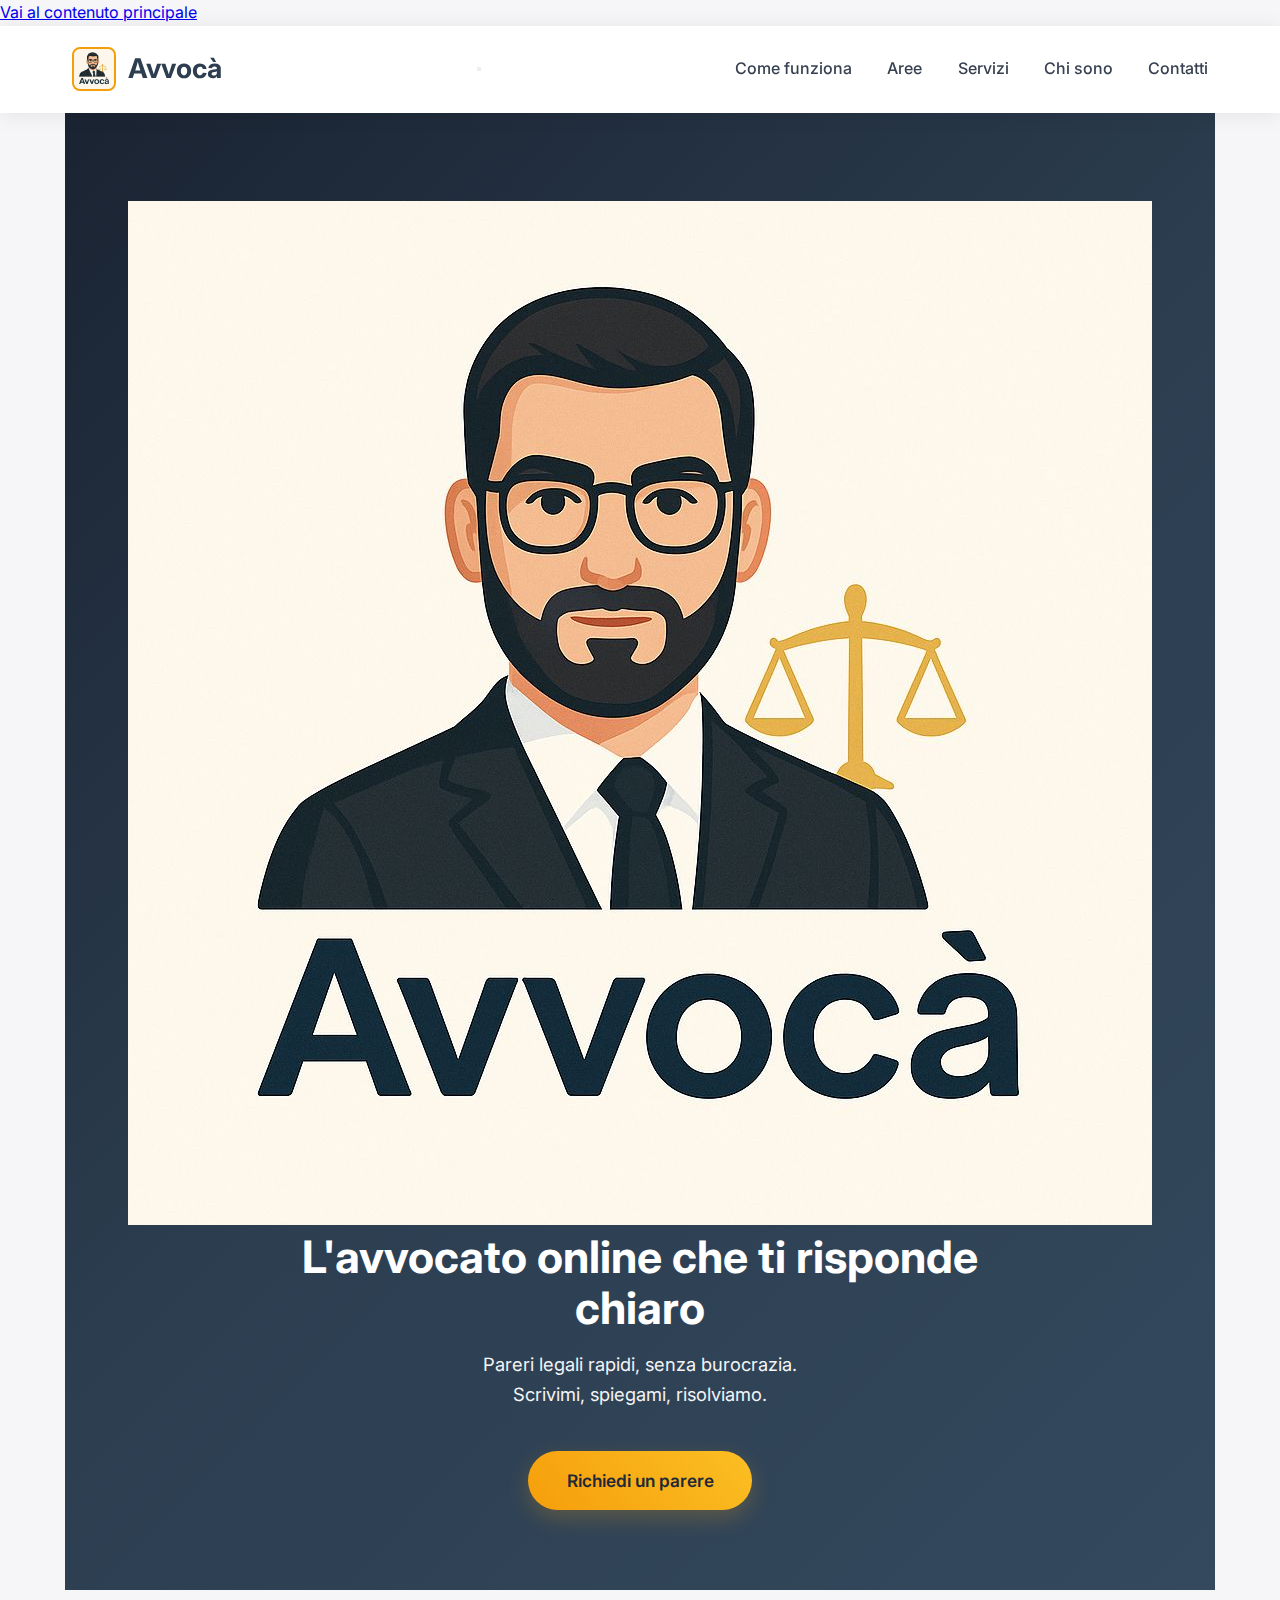
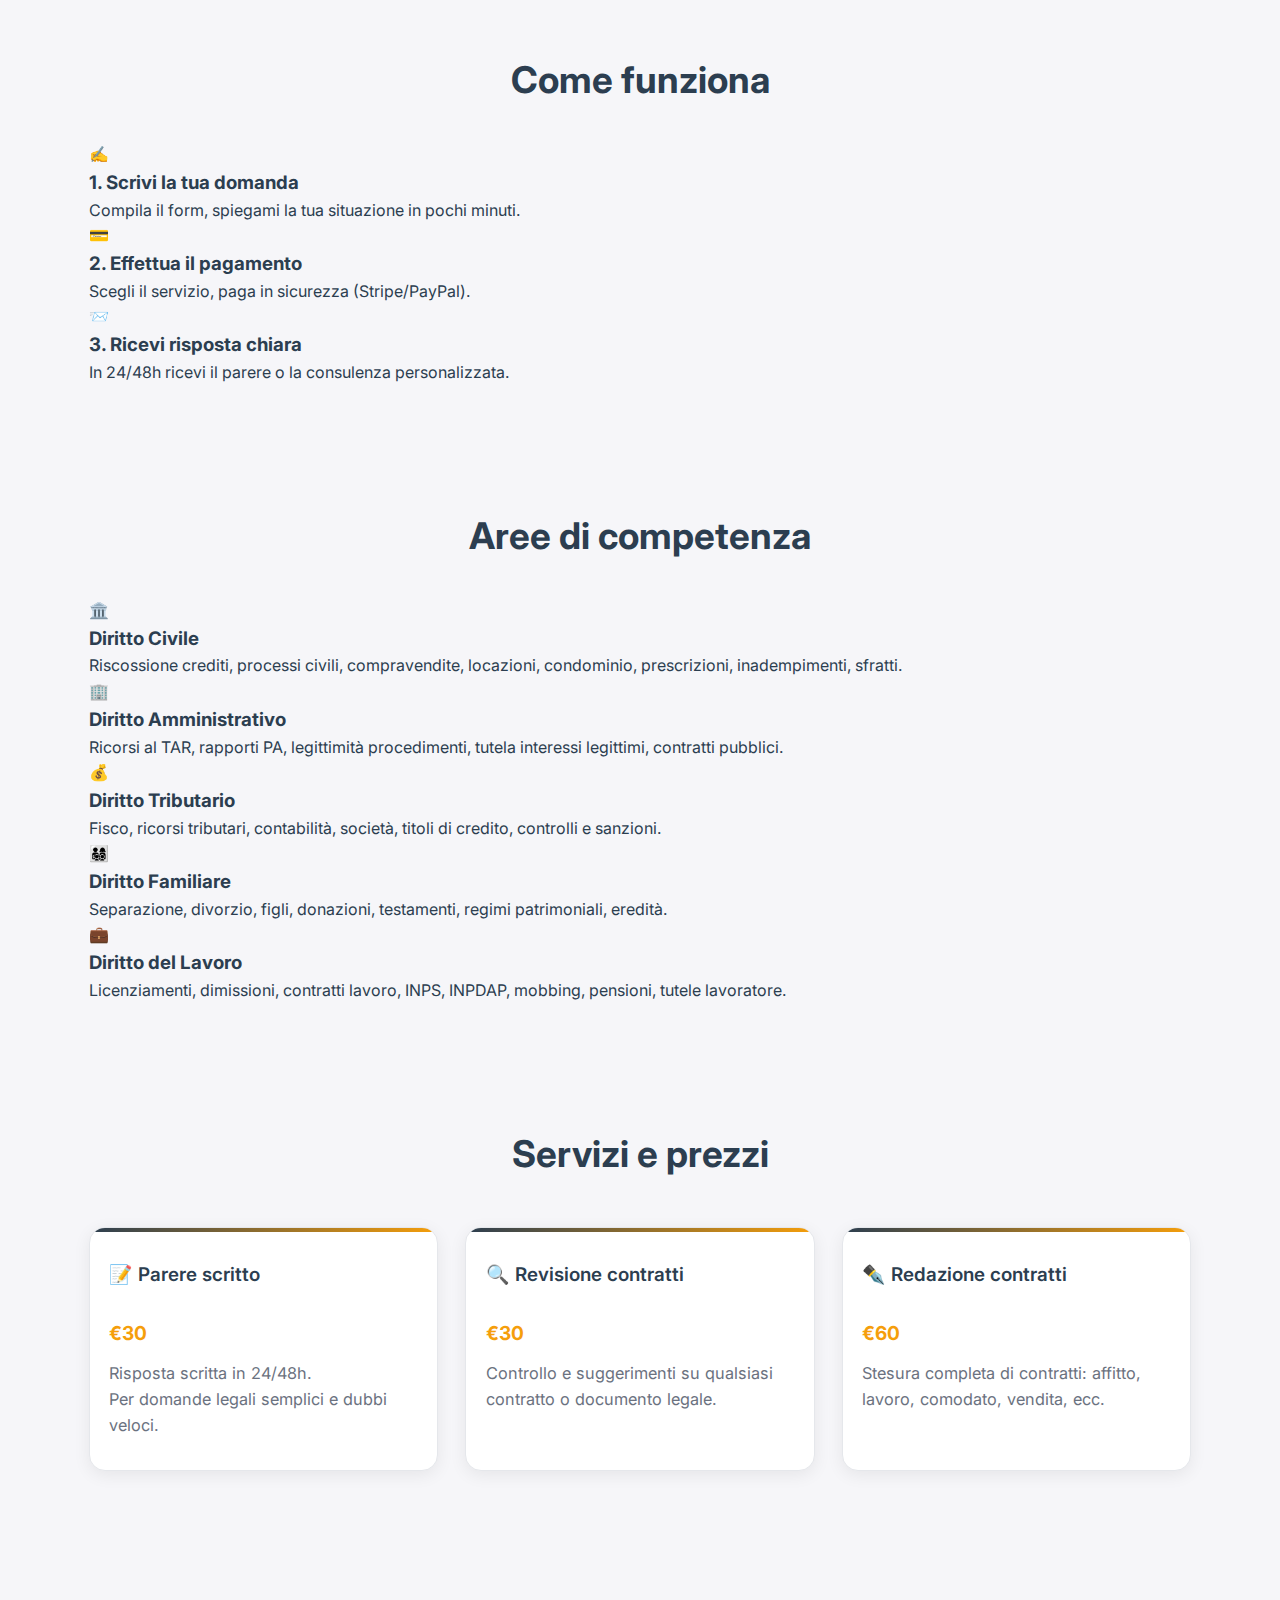
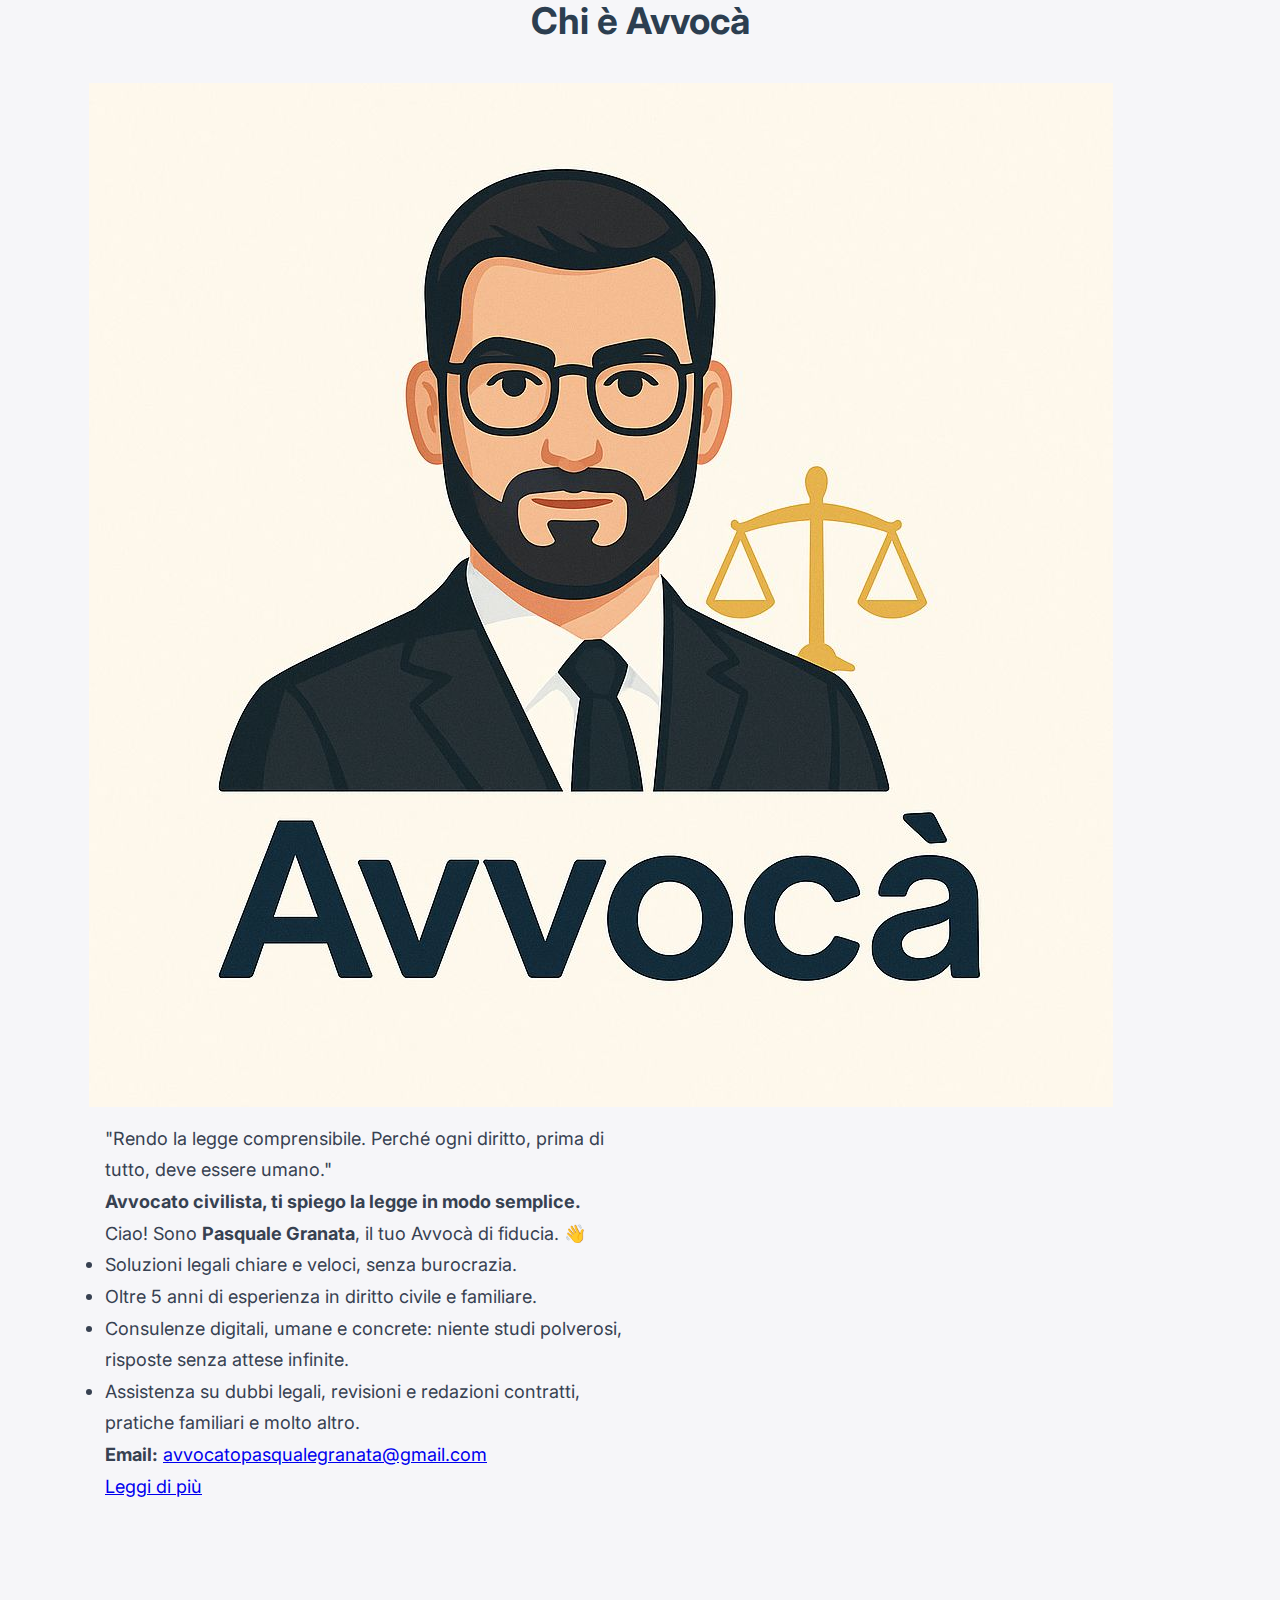
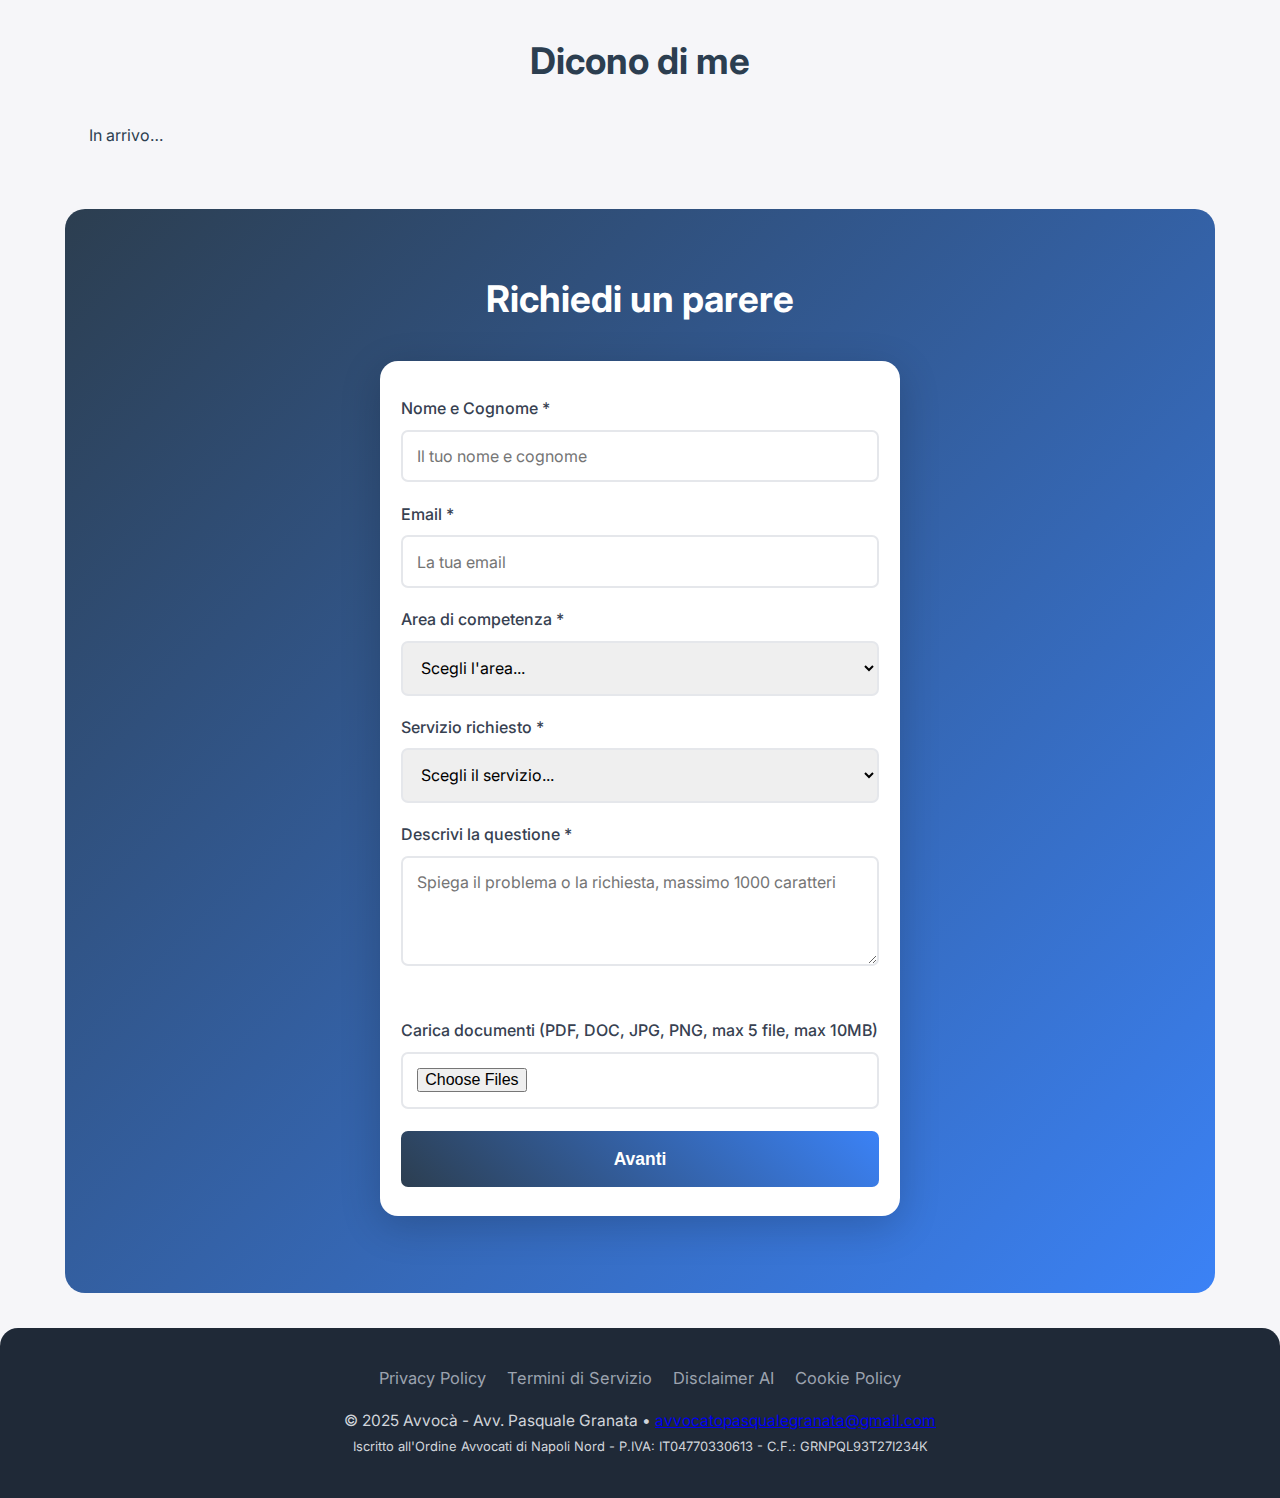
<file: index.html>
<!DOCTYPE html>
<html lang="it">
<head>
  <meta charset="UTF-8">
  <meta name="viewport" content="width=device-width, initial-scale=1.0">
  <title>Avvocà - Il tuo avvocato di fiducia online</title>
  <link rel="icon" type="image/x-icon" href="assets/favicon.ico">
  <meta name="description" content="Consulenze legali rapide, semplici e senza burocrazia.">
  
  <!-- Preconnect per performance -->
  <link rel="preconnect" href="https://fonts.googleapis.com">
  <link rel="preconnect" href="https://fonts.gstatic.com" crossorigin>
  
  <link rel="stylesheet" href="style.css">
</head>
<body>
  <!-- Skip to content per accessibilità -->
  <a href="#main-content" class="skip-to-content">Vai al contenuto principale</a>

  <header>
    <div class="container">
      <nav>
        <a href="#" class="logo">
          <div class="logo-img">
            <img src="assets/logo-avvoca.jpeg" alt="Logo Avvocà" loading="lazy">
          </div>
          <span class="logo-text">Avvocà</span>
        </a>
        
        <button class="hamburger" aria-label="Menu di navigazione" aria-expanded="false">
          <span></span>
          <span></span>
          <span></span>
        </button>
        
        <ul class="nav-links">
          <li><a href="#come-funziona">Come funziona</a></li>
          <li><a href="#aree">Aree</a></li>
          <li><a href="#servizi">Servizi</a></li>
          <li><a href="#bio">Chi sono</a></li>
          <li><a href="#contatti" class="nav-cta">Contatti</a></li>
        </ul>
      </nav>
    </div>
    <div class="mobile-overlay"></div>
  </header>

  <main id="main-content">
    <!-- HERO SECTION -->
    <section class="hero">
      <div class="container">
        <img src="assets/logo-avvoca.jpeg" alt="Logo Avvocà" class="hero-logo" loading="eager">
        <div class="hero-content">
          <h1>L'avvocato online che ti risponde chiaro</h1>
          <p class="subtitle">Pareri legali rapidi, senza burocrazia.<br>Scrivimi, spiegami, risolviamo.</p>
          <a href="#contatti" class="cta-primary">Richiedi un parere</a>
        </div>
      </div>
    </section>

    <!-- COME FUNZIONA -->
    <section id="come-funziona" class="come-funziona">
      <div class="container">
        <h2>Come funziona</h2>
        <div class="steps">
          <div class="step">
            <div class="step-icon" aria-hidden="true">✍️</div>
            <h3>1. Scrivi la tua domanda</h3>
            <p>Compila il form, spiegami la tua situazione in pochi minuti.</p>
          </div>
          <div class="step">
            <div class="step-icon" aria-hidden="true">💳</div>
            <h3>2. Effettua il pagamento</h3>
            <p>Scegli il servizio, paga in sicurezza (Stripe/PayPal).</p>
          </div>
          <div class="step">
            <div class="step-icon" aria-hidden="true">📨</div>
            <h3>3. Ricevi risposta chiara</h3>
            <p>In 24/48h ricevi il parere o la consulenza personalizzata.</p>
          </div>
        </div>
      </div>
    </section>

    <!-- AREE DI COMPETENZA -->
    <section id="aree" class="aree-comp">
      <div class="container">
        <h2>Aree di competenza</h2>
        <div class="aree-grid">
          <article class="area-box">
            <div class="area-icon" aria-hidden="true">🏛️</div>
            <h3>Diritto Civile</h3>
            <p>Riscossione crediti, processi civili, compravendite, locazioni, condominio, prescrizioni, inadempimenti, sfratti.</p>
          </article>
          <article class="area-box">
            <div class="area-icon" aria-hidden="true">🏢</div>
            <h3>Diritto Amministrativo</h3>
            <p>Ricorsi al TAR, rapporti PA, legittimità procedimenti, tutela interessi legittimi, contratti pubblici.</p>
          </article>
          <article class="area-box">
            <div class="area-icon" aria-hidden="true">💰</div>
            <h3>Diritto Tributario</h3>
            <p>Fisco, ricorsi tributari, contabilità, società, titoli di credito, controlli e sanzioni.</p>
          </article>
          <article class="area-box">
            <div class="area-icon" aria-hidden="true">👨‍👩‍👧‍👦</div>
            <h3>Diritto Familiare</h3>
            <p>Separazione, divorzio, figli, donazioni, testamenti, regimi patrimoniali, eredità.</p>
          </article>
          <article class="area-box">
            <div class="area-icon" aria-hidden="true">💼</div>
            <h3>Diritto del Lavoro</h3>
            <p>Licenziamenti, dimissioni, contratti lavoro, INPS, INPDAP, mobbing, pensioni, tutele lavoratore.</p>
          </article>
        </div>
      </div>
    </section>

    <!-- SERVIZI -->
    <section id="servizi" class="servizi">
      <div class="container">
        <h2>Servizi e prezzi</h2>
        <div class="servizi-grid">
          <article class="servizio-card">
            <h3>📝 Parere scritto</h3>
            <div class="prezzo">€30</div>
            <p>Risposta scritta in 24/48h.<br>Per domande legali semplici e dubbi veloci.</p>
          </article>
          <article class="servizio-card">
            <h3>🔍 Revisione contratti</h3>
            <div class="prezzo">€30</div>
            <p>Controllo e suggerimenti su qualsiasi contratto o documento legale.</p>
          </article>
          <article class="servizio-card">
            <h3>✒️ Redazione contratti</h3>
            <div class="prezzo">€60</div>
            <p>Stesura completa di contratti: affitto, lavoro, comodato, vendita, ecc.</p>
          </article>
        </div>
      </div>
    </section>

    <!-- CHI SONO -->
    <section id="bio" class="bio-section">
      <div class="container">
        <h2>Chi è Avvocà</h2>
        <div class="bio-content">
          <div class="bio-avatar">
            <img src="assets/logo-avvoca.jpeg" alt="Avatar Avvocà" loading="lazy">
          </div>
          <div class="bio-text">
            <blockquote>
              "Rendo la legge comprensibile. Perché ogni diritto, prima di tutto, deve essere umano."
            </blockquote>
            <div class="bio-info">
              <p><strong>Avvocato civilista, ti spiego la legge in modo semplice.</strong></p>
              <p>Ciao! Sono <strong>Pasquale Granata</strong>, il tuo Avvocà di fiducia. 👋</p>
              <ul>
                <li>Soluzioni legali chiare e veloci, senza burocrazia.</li>
                <li>Oltre 5 anni di esperienza in diritto civile e familiare.</li>
                <li>Consulenze digitali, umane e concrete: niente studi polverosi, risposte senza attese infinite.</li>
                <li>Assistenza su dubbi legali, revisioni e redazioni contratti, pratiche familiari e molto altro.</li>
              </ul>
              <p class="bio-contact">
                <strong>Email:</strong>
                <a href="mailto:avvocatopasqualegranata@gmail.com">
                  avvocatopasqualegranata@gmail.com
                </a>
              </p>
              <a href="#chi-sono" class="bio-link">Leggi di più</a>
            </div>
          </div>
        </div>
      </div>
    </section>

    <!-- TESTIMONIAL -->
    <section class="testimonial">
      <div class="container">
        <h2>Dicono di me</h2>
        <div class="testimonial-content">
          <p>In arrivo…</p>
        </div>
      </div>
    </section>

    <!-- CONTATTI -->
    <section id="contatti" class="contatti">
      <div class="container">
        <h2>Richiedi un parere</h2>
        <div class="form-container">
          <form class="contact-form" id="consultationForm" enctype="multipart/form-data" autocomplete="off">
            <!-- Nome -->
            <div class="form-group">
              <label for="nome">Nome e Cognome *</label>
              <input type="text" id="nome" name="nome" required placeholder="Il tuo nome e cognome">
            </div>
          
            <!-- Email -->
            <div class="form-group">
              <label for="email">Email *</label>
              <input type="email" id="email" name="email" required placeholder="La tua email">
            </div>
          
            <!-- Macroarea -->
            <div class="form-group">
              <label for="macroarea">Area di competenza *</label>
              <select id="macroarea" name="macroarea" required>
                <option value="">Scegli l'area...</option>
                <option value="civile">Diritto Civile</option>
                <option value="lavoro">Diritto del Lavoro</option>
                <option value="tributario">Diritto Tributario</option>
                <option value="famiglia">Diritto di Famiglia</option>
                <option value="altro">Altro</option>
              </select>
            </div>

            <div class="form-group">
              <label for="servizio">Servizio richiesto *</label>
              <select id="servizio" name="servizio" required>
                <option value="">Scegli il servizio...</option>
                <option value="parere">Parere scritto (24/48h) – 30€</option>
                <option value="revisione">Revisione contratto – 30€</option>
                <option value="redazione">Redazione contratto – 60€</option>
              </select>
            </div>
          
            <!-- Testo della questione -->
            <div class="form-group">
              <label for="descrizione">Descrivi la questione *</label>
              <textarea id="descrizione" name="descrizione" required maxlength="1000"
                placeholder="Spiega il problema o la richiesta, massimo 1000 caratteri"></textarea>
              <div class="char-count" id="descrizione-counter">0/1000</div>
            </div>

            
          
            <!-- Upload documenti -->
            <div class="form-group">
              <label for="allegati">Carica documenti (PDF, DOC, JPG, PNG, max 5 file, max 10MB)</label>
              <input type="file" id="allegati" name="allegati" accept=".pdf,.doc,.docx,.jpg,.jpeg,.png" multiple>
            </div>
          
            <button type="submit" class="submit-btn">Avanti</button>
            <div class="form-message" style="display:none;"></div>
          </form>
          
          <div class="form-message" style="display:none;" role="alert"></div>
        </div>
      </div>
    </section>
  </main>

  <footer>
    <div class="container">
      <div class="footer-content">
        <div class="footer-links">
          <a href="/pages/privacy.html">Privacy Policy</a>
          <a href="/pages/termini.html">Termini di Servizio</a>
          <a href="/pages/disclaimer.html">Disclaimer AI</a>
          <a href="/pages/cookies.html">Cookie Policy</a>
        </div>
        <div class="copyright">
          <p>© 2025 Avvocà - Avv. Pasquale Granata • 
            <a href="mailto:avvocatopasqualegranata@gmail.com">avvocatopasqualegranata@gmail.com</a><br>
            <small>Iscritto all'Ordine Avvocati di Napoli Nord - P.IVA: IT04770330613 - C.F.: GRNPQL93T27I234K</small>
          </p>
        </div>
      </div>
    </div>
  </footer>

  <script src="script.js"></script>
</body>
</html>
</file>
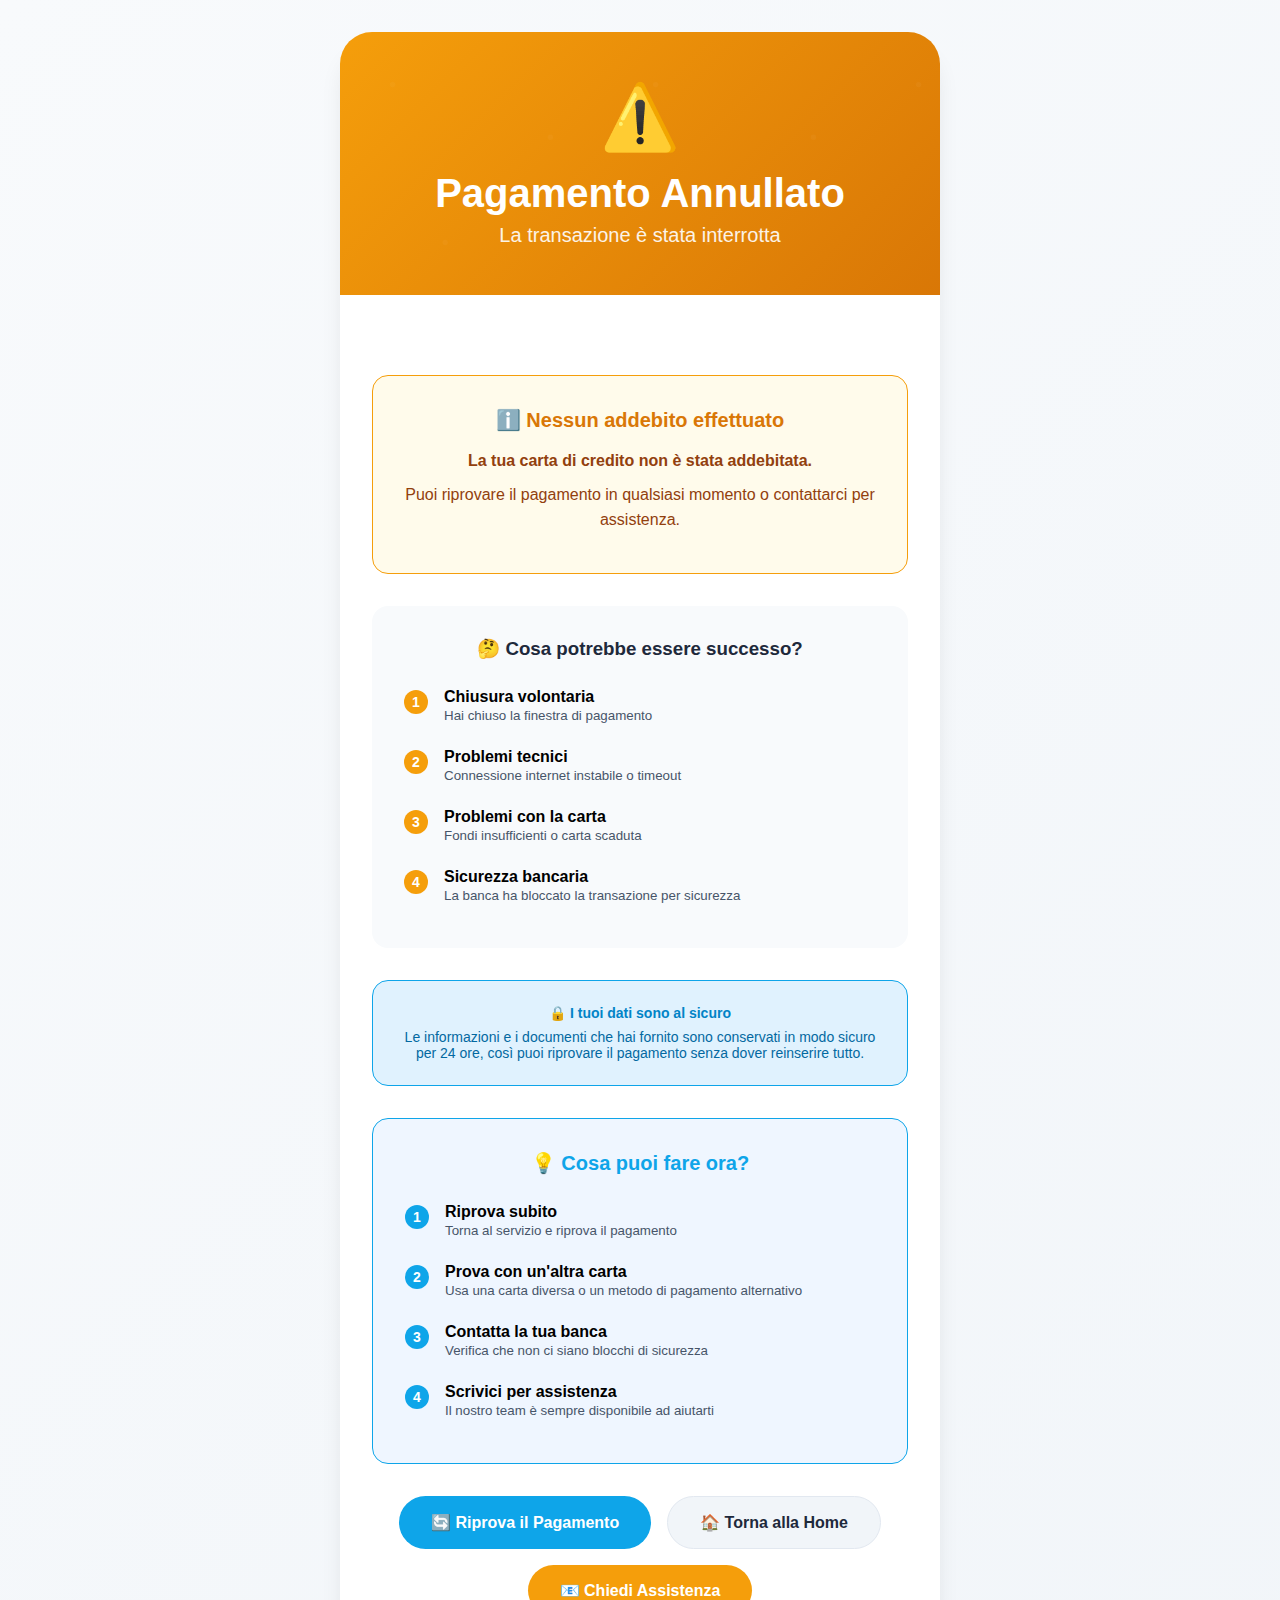
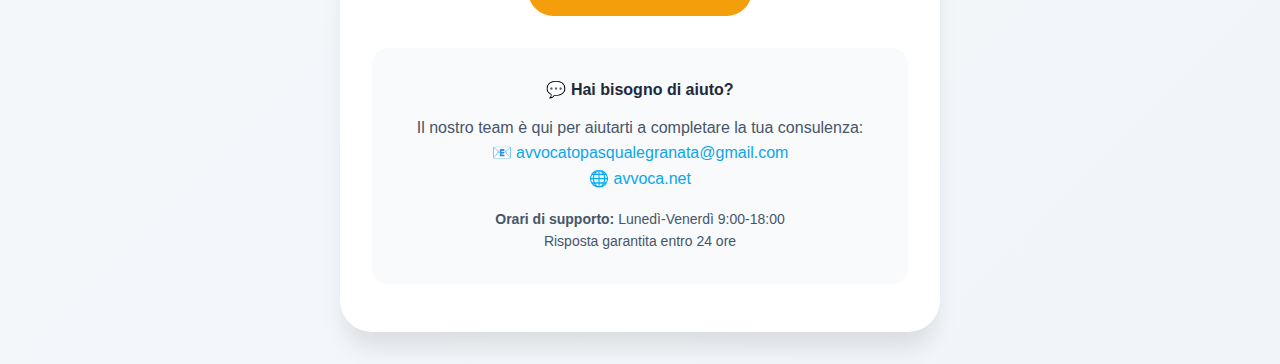
<file: pages/cancel.html>
<!DOCTYPE html>
<html lang="it">
<head>
  <meta charset="UTF-8">
  <meta name="viewport" content="width=device-width, initial-scale=1.0">
  <title>Pagamento Annullato - Avvocà</title>
  <link rel="icon" type="image/x-icon" href="../assets/favicon.ico">
  <meta name="robots" content="noindex, nofollow">
  
  <!-- CSS Inline per pagina standalone -->
  <style>
    :root {
      --primary: #0ea5e9;
      --primary-dark: #0284c7;
      --warning: #f59e0b;
      --warning-dark: #d97706;
      --white: #ffffff;
      --gray-50: #f8fafc;
      --gray-100: #f1f5f9;
      --gray-800: #1e293b;
      --text-primary: #1e293b;
      --text-secondary: #475569;
    }
    
    * {
      margin: 0;
      padding: 0;
      box-sizing: border-box;
    }
    
    body {
      font-family: 'Inter', -apple-system, BlinkMacSystemFont, 'Segoe UI', Roboto, sans-serif;
      background: linear-gradient(135deg, var(--gray-50) 0%, var(--gray-100) 100%);
      min-height: 100vh;
      display: flex;
      align-items: center;
      justify-content: center;
      padding: 2rem;
    }
    
    .cancel-container {
      background: var(--white);
      border-radius: 2rem;
      box-shadow: 0 20px 25px -5px rgb(0 0 0 / 0.1);
      max-width: 600px;
      width: 100%;
      text-align: center;
      overflow: hidden;
    }
    
    .cancel-header {
      background: linear-gradient(135deg, var(--warning), var(--warning-dark));
      color: var(--white);
      padding: 3rem 2rem;
      position: relative;
    }
    
    .cancel-header::before {
      content: '';
      position: absolute;
      inset: 0;
      background: url('data:image/svg+xml,<svg xmlns="http://www.w3.org/2000/svg" viewBox="0 0 100 100"><circle cx="20" cy="20" r="1" fill="white" opacity="0.1"/><circle cx="80" cy="40" r="1" fill="white" opacity="0.1"/><circle cx="40" cy="80" r="1" fill="white" opacity="0.1"/></svg>');
      opacity: 0.3;
    }
    
    .cancel-icon {
      font-size: 4rem;
      margin-bottom: 1rem;
      display: block;
      position: relative;
      z-index: 2;
    }
    
    .cancel-title {
      font-size: 2.5rem;
      font-weight: 700;
      margin-bottom: 0.5rem;
      position: relative;
      z-index: 2;
    }
    
    .cancel-subtitle {
      font-size: 1.25rem;
      opacity: 0.9;
      position: relative;
      z-index: 2;
    }
    
    .cancel-body {
      padding: 3rem 2rem;
    }
    
    .info-box {
      background: #fffbeb;
      border: 1px solid var(--warning);
      border-radius: 1rem;
      padding: 2rem;
      margin: 2rem 0;
    }
    
    .info-box h3 {
      color: var(--warning-dark);
      margin-bottom: 1rem;
      font-size: 1.25rem;
    }
    
    .info-box p {
      color: #92400e;
      line-height: 1.6;
      margin-bottom: 0.5rem;
    }
    
    .what-happened {
      background: var(--gray-50);
      border-radius: 1rem;
      padding: 2rem;
      margin: 2rem 0;
      text-align: left;
    }
    
    .what-happened h3 {
      color: var(--text-primary);
      margin-bottom: 1rem;
      text-align: center;
    }
    
    .reasons-list {
      list-style: none;
    }
    
    .reasons-list li {
      padding: 0.75rem 0;
      display: flex;
      align-items: flex-start;
      gap: 1rem;
    }
    
    .reason-icon {
      background: var(--warning);
      color: var(--white);
      width: 24px;
      height: 24px;
      border-radius: 50%;
      display: flex;
      align-items: center;
      justify-content: center;
      font-size: 0.875rem;
      font-weight: 600;
      flex-shrink: 0;
      margin-top: 0.125rem;
    }
    
    .next-steps {
      background: #eff6ff;
      border: 1px solid var(--primary);
      border-radius: 1rem;
      padding: 2rem;
      margin: 2rem 0;
    }
    
    .next-steps h3 {
      color: var(--primary);
      margin-bottom: 1rem;
      font-size: 1.25rem;
    }
    
    .steps-list {
      list-style: none;
      text-align: left;
    }
    
    .steps-list li {
      padding: 0.75rem 0;
      display: flex;
      align-items: flex-start;
      gap: 1rem;
    }
    
    .step-icon {
      background: var(--primary);
      color: var(--white);
      width: 24px;
      height: 24px;
      border-radius: 50%;
      display: flex;
      align-items: center;
      justify-content: center;
      font-size: 0.875rem;
      font-weight: 600;
      flex-shrink: 0;
      margin-top: 0.125rem;
    }
    
    .buttons {
      display: flex;
      gap: 1rem;
      justify-content: center;
      flex-wrap: wrap;
      margin-top: 2rem;
    }
    
    .btn {
      display: inline-flex;
      align-items: center;
      gap: 0.5rem;
      padding: 1rem 2rem;
      border-radius: 3rem;
      font-weight: 600;
      text-decoration: none;
      transition: all 0.2s ease;
      border: none;
      cursor: pointer;
      font-size: 1rem;
    }
    
    .btn-primary {
      background: var(--primary);
      color: var(--white);
    }
    
    .btn-primary:hover {
      background: var(--primary-dark);
      transform: translateY(-2px);
    }
    
    .btn-secondary {
      background: var(--gray-100);
      color: var(--text-primary);
      border: 1px solid #e2e8f0;
    }
    
    .btn-secondary:hover {
      background: #e2e8f0;
    }
    
    .btn-warning {
      background: var(--warning);
      color: var(--white);
    }
    
    .btn-warning:hover {
      background: var(--warning-dark);
      transform: translateY(-2px);
    }
    
    .contact-info {
      background: var(--gray-50);
      border-radius: 1rem;
      padding: 2rem;
      margin-top: 2rem;
    }
    
    .contact-info h4 {
      color: var(--text-primary);
      margin-bottom: 1rem;
    }
    
    .contact-info p {
      color: var(--text-secondary);
      line-height: 1.6;
    }
    
    .contact-info a {
      color: var(--primary);
      text-decoration: none;
      font-weight: 500;
    }
    
    .data-retention {
      background: #e0f2fe;
      border: 1px solid var(--primary);
      border-radius: 1rem;
      padding: 1.5rem;
      margin: 2rem 0;
      font-size: 0.875rem;
    }
    
    .data-retention h4 {
      color: var(--primary-dark);
      margin-bottom: 0.5rem;
    }
    
    .data-retention p {
      color: #0369a1;
    }
    
    @media (max-width: 640px) {
      body {
        padding: 1rem;
      }
      
      .cancel-header {
        padding: 2rem 1rem;
      }
      
      .cancel-title {
        font-size: 2rem;
      }
      
      .cancel-body {
        padding: 2rem 1rem;
      }
      
      .info-box,
      .what-happened,
      .next-steps,
      .contact-info,
      .data-retention {
        padding: 1.5rem;
      }
      
      .buttons {
        flex-direction: column;
      }
      
      .btn {
        width: 100%;
        justify-content: center;
      }
    }
  </style>
</head>
<body>
  <div class="cancel-container">
    <div class="cancel-header">
      <div class="cancel-icon">⚠️</div>
      <h1 class="cancel-title">Pagamento Annullato</h1>
      <p class="cancel-subtitle">La transazione è stata interrotta</p>
    </div>
    
    <div class="cancel-body">
      <div class="info-box">
        <h3>ℹ️ Nessun addebito effettuato</h3>
        <p><strong>La tua carta di credito non è stata addebitata.</strong></p>
        <p>Puoi riprovare il pagamento in qualsiasi momento o contattarci per assistenza.</p>
      </div>
      
      <div class="what-happened">
        <h3>🤔 Cosa potrebbe essere successo?</h3>
        <ul class="reasons-list">
          <li>
            <div class="reason-icon">1</div>
            <div>
              <strong>Chiusura volontaria</strong><br>
              <small style="color: var(--text-secondary);">Hai chiuso la finestra di pagamento</small>
            </div>
          </li>
          <li>
            <div class="reason-icon">2</div>
            <div>
              <strong>Problemi tecnici</strong><br>
              <small style="color: var(--text-secondary);">Connessione internet instabile o timeout</small>
            </div>
          </li>
          <li>
            <div class="reason-icon">3</div>
            <div>
              <strong>Problemi con la carta</strong><br>
              <small style="color: var(--text-secondary);">Fondi insufficienti o carta scaduta</small>
            </div>
          </li>
          <li>
            <div class="reason-icon">4</div>
            <div>
              <strong>Sicurezza bancaria</strong><br>
              <small style="color: var(--text-secondary);">La banca ha bloccato la transazione per sicurezza</small>
            </div>
          </li>
        </ul>
      </div>
      
      <div class="data-retention">
        <h4>🔒 I tuoi dati sono al sicuro</h4>
        <p>Le informazioni e i documenti che hai fornito sono conservati in modo sicuro per 24 ore, così puoi riprovare il pagamento senza dover reinserire tutto.</p>
      </div>
      
      <div class="next-steps">
        <h3>💡 Cosa puoi fare ora?</h3>
        <ul class="steps-list">
          <li>
            <div class="step-icon">1</div>
            <div>
              <strong>Riprova subito</strong><br>
              <small style="color: var(--text-secondary);">Torna al servizio e riprova il pagamento</small>
            </div>
          </li>
          <li>
            <div class="step-icon">2</div>
            <div>
              <strong>Prova con un'altra carta</strong><br>
              <small style="color: var(--text-secondary);">Usa una carta diversa o un metodo di pagamento alternativo</small>
            </div>
          </li>
          <li>
            <div class="step-icon">3</div>
            <div>
              <strong>Contatta la tua banca</strong><br>
              <small style="color: var(--text-secondary);">Verifica che non ci siano blocchi di sicurezza</small>
            </div>
          </li>
          <li>
            <div class="step-icon">4</div>
            <div>
              <strong>Scrivici per assistenza</strong><br>
              <small style="color: var(--text-secondary);">Il nostro team è sempre disponibile ad aiutarti</small>
            </div>
          </li>
        </ul>
      </div>
      
      <div class="buttons">
        <a href="../index.html" class="btn btn-primary">
          🔄 Riprova il Pagamento
        </a>
        <a href="../index.html" class="btn btn-secondary">
          🏠 Torna alla Home
        </a>
        <a href="mailto:avvocatopasqualegranata@gmail.com" class="btn btn-warning">
          📧 Chiedi Assistenza
        </a>
      </div>
      
      <div class="contact-info">
        <h4>💬 Hai bisogno di aiuto?</h4>
        <p>
          Il nostro team è qui per aiutarti a completare la tua consulenza:<br>
          📧 <a href="mailto:avvocatopasqualegranata@gmail.com">avvocatopasqualegranata@gmail.com</a><br>
          🌐 <a href="../index.html">avvoca.net</a>
        </p>
        <p style="margin-top: 1rem; font-size: 0.875rem; color: var(--text-secondary);">
          <strong>Orari di supporto:</strong> Lunedì-Venerdì 9:00-18:00<br>
          Risposta garantita entro 24 ore
        </p>
      </div>
    </div>
  </div>

  <script>
    document.addEventListener('DOMContentLoaded', function() {
      // Ottieni dati dalla sessione se disponibili
      const urlParams = new URLSearchParams(window.location.search);
      const sessionId = urlParams.get('session_id');
      
      // Analytics event (se disponibile)
      if (typeof gtag !== 'undefined') {
        gtag('event', 'checkout_cancel', {
          'event_category': 'Legal Service',
          'event_label': 'Payment Cancelled',
          'session_id': sessionId || 'unknown'
        });
      }
      
      // Invia notifica al backend per email di cancellazione (opzionale)
      if (sessionId) {
        fetch('/payment-cancelled', {
          method: 'POST',
          headers: {
            'Content-Type': 'application/json',
          },
          body: JSON.stringify({
            sessionId: sessionId,
            timestamp: new Date().toISOString()
          })
        }).catch(err => {
          console.log('Notifica cancellazione non inviata:', err);
        });
      }
    });
    
    // Auto-redirect dopo 10 minuti se utente inattivo
    let redirectTimer = setTimeout(() => {
      if (confirm('Vuoi tornare alla homepage per riprovare?')) {
        window.location.href = '../index.html';
      }
    }, 10 * 60 * 1000);
    
    // Reset timer su interazione utente
    ['click', 'scroll', 'keypress'].forEach(event => {
      document.addEventListener(event, () => {
        clearTimeout(redirectTimer);
        redirectTimer = setTimeout(() => {
          window.location.href = '../index.html';
        }, 10 * 60 * 1000);
      }, { once: true });
    });
  </script>
</body>
</html>
</file>
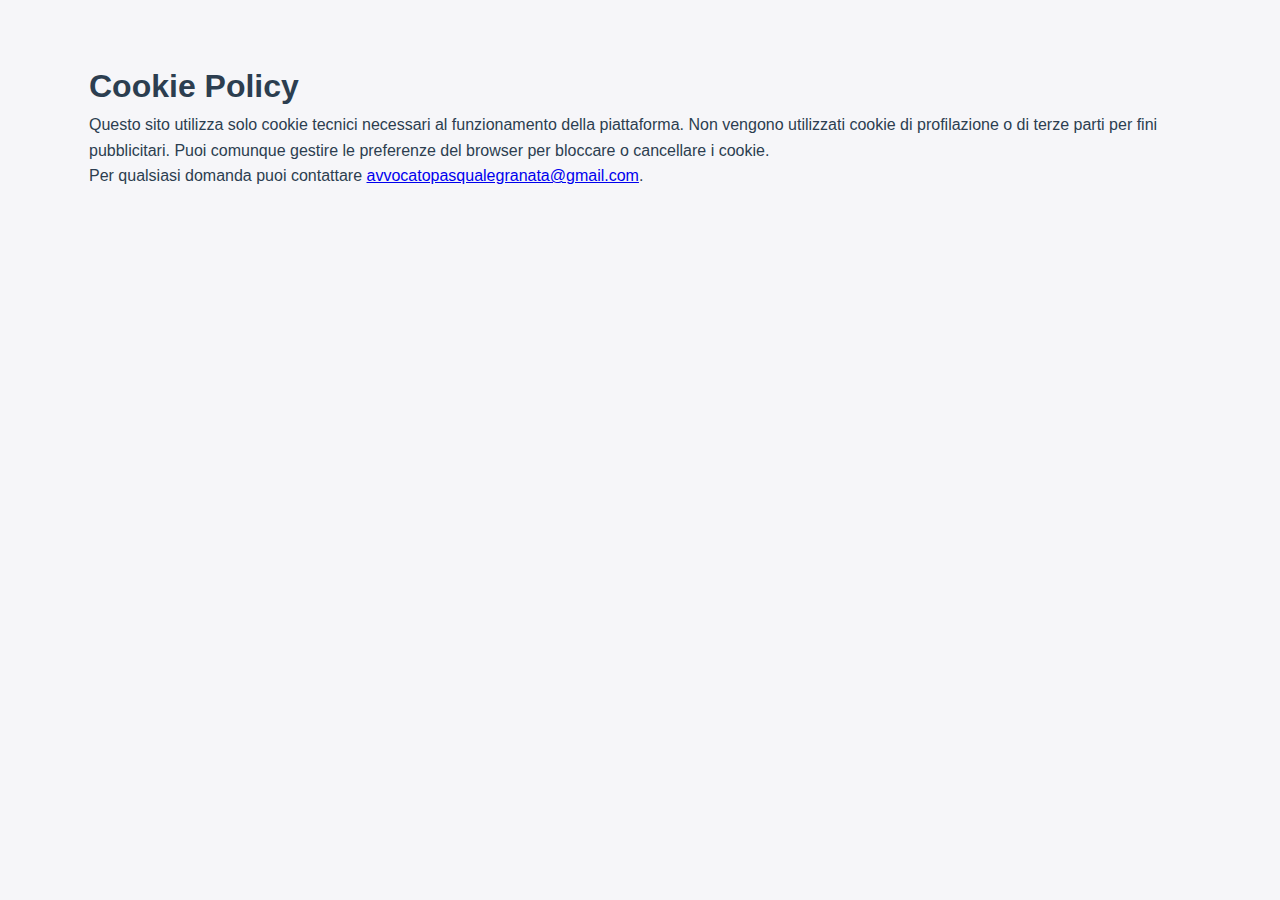
<file: pages/cookies.html>
<!DOCTYPE html>
<html lang="it">
<head>
  <meta charset="UTF-8">
  <title>Cookie Policy – Avvocato Pasquale Granata</title>
  <meta name="viewport" content="width=device-width, initial-scale=1.0">
  <link rel="stylesheet" href="../style.css">
</head>
<body>
  <section>
    <h1>Cookie Policy</h1>
    <p>
      Questo sito utilizza solo cookie tecnici necessari al funzionamento della piattaforma.  
      Non vengono utilizzati cookie di profilazione o di terze parti per fini pubblicitari.  
      Puoi comunque gestire le preferenze del browser per bloccare o cancellare i cookie.
    </p>
    <p>
      Per qualsiasi domanda puoi contattare <a href="mailto:avvocatopasqualegranata@gmail.com">avvocatopasqualegranata@gmail.com</a>.
    </p>
  </section>
</body>
</html>
</file>
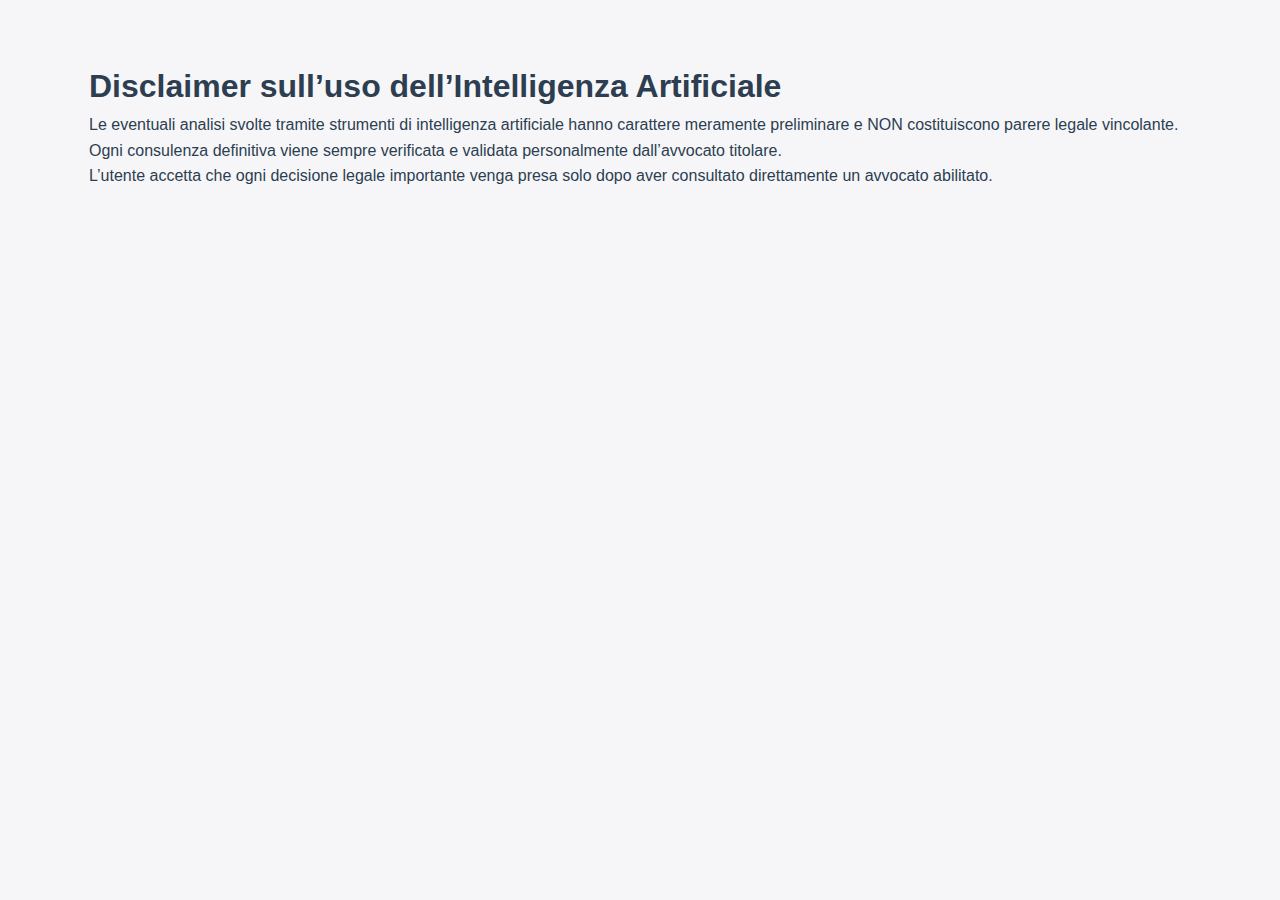
<file: pages/disclaimer.html>
<!DOCTYPE html>
<html lang="it">
<head>
  <meta charset="UTF-8">
  <title>Disclaimer AI – Avvocato Pasquale Granata</title>
  <meta name="viewport" content="width=device-width, initial-scale=1.0">
  <link rel="stylesheet" href="../style.css">
</head>
<body>
  <section>
    <h1>Disclaimer sull’uso dell’Intelligenza Artificiale</h1>
    <p>
      Le eventuali analisi svolte tramite strumenti di intelligenza artificiale hanno carattere meramente preliminare e NON costituiscono parere legale vincolante.<br>
      Ogni consulenza definitiva viene sempre verificata e validata personalmente dall’avvocato titolare.<br>
      L’utente accetta che ogni decisione legale importante venga presa solo dopo aver consultato direttamente un avvocato abilitato.
    </p>
  </section>
</body>
</html>
</file>
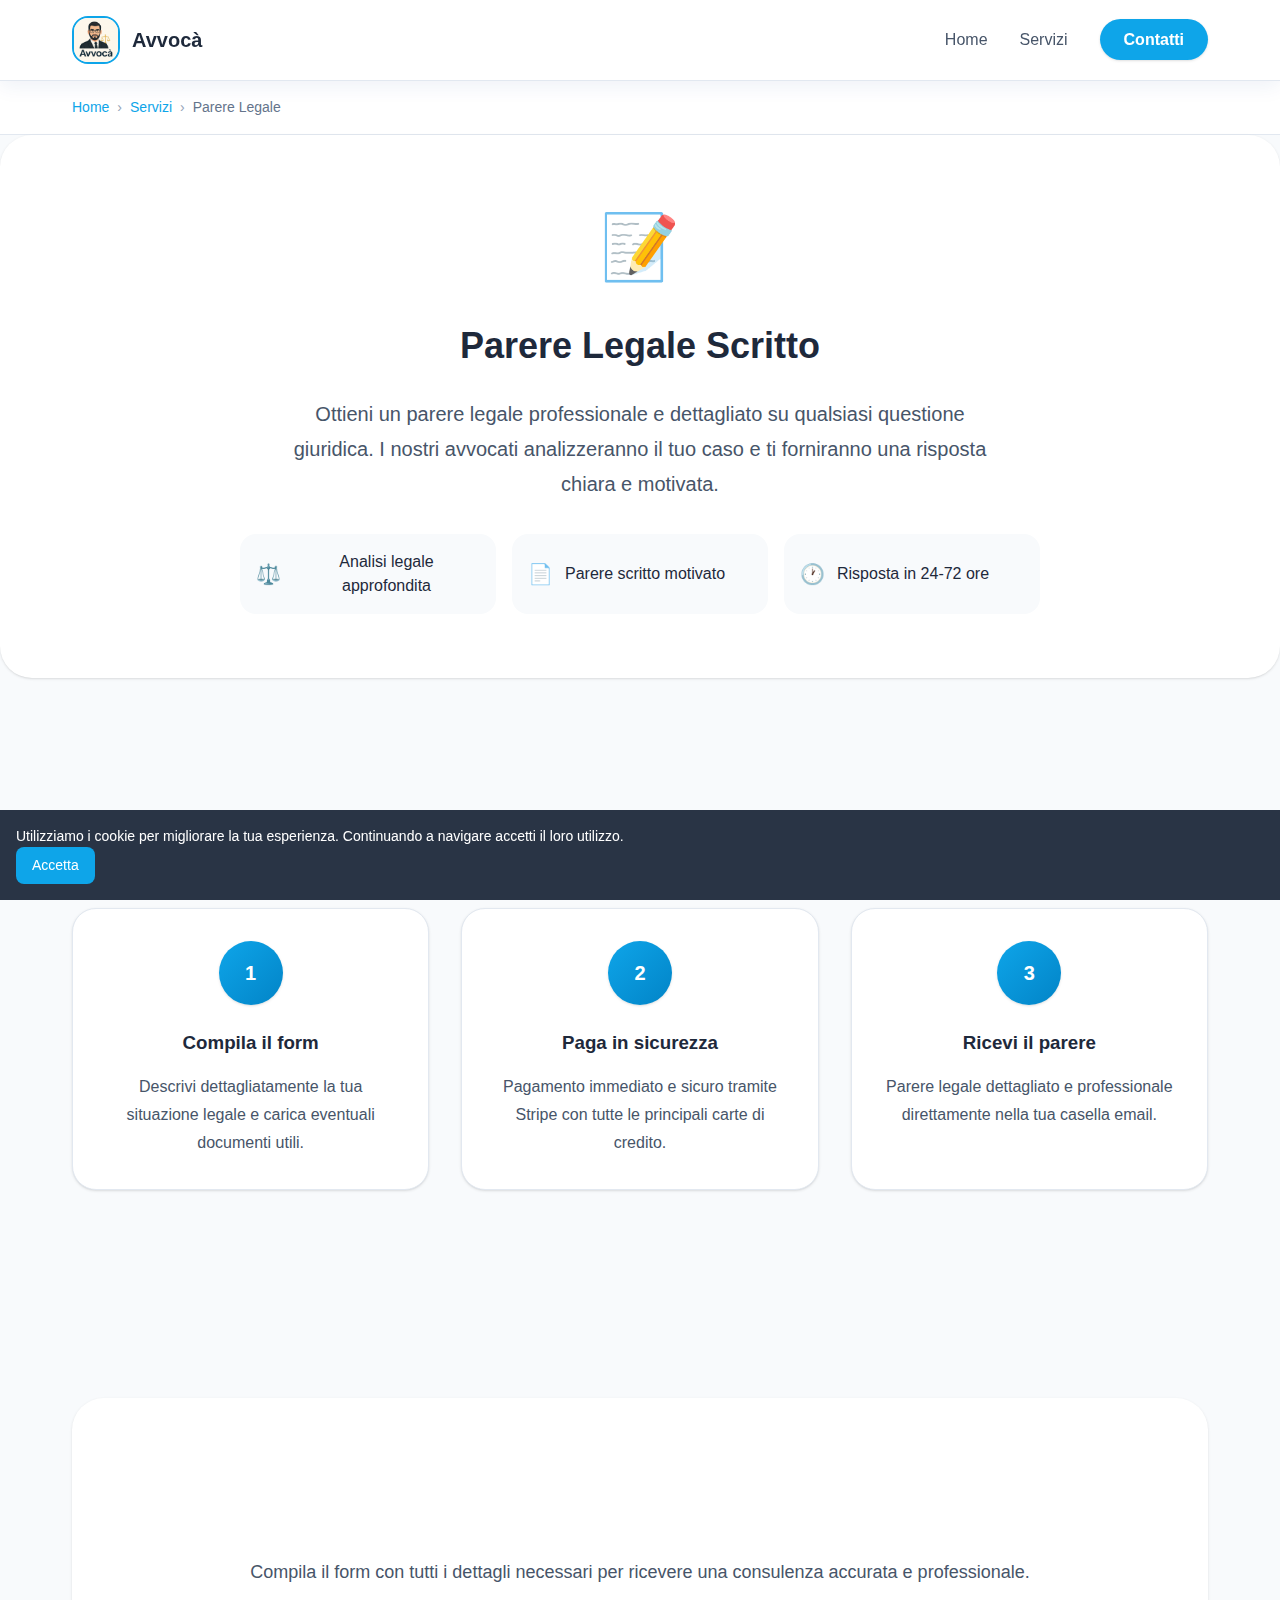
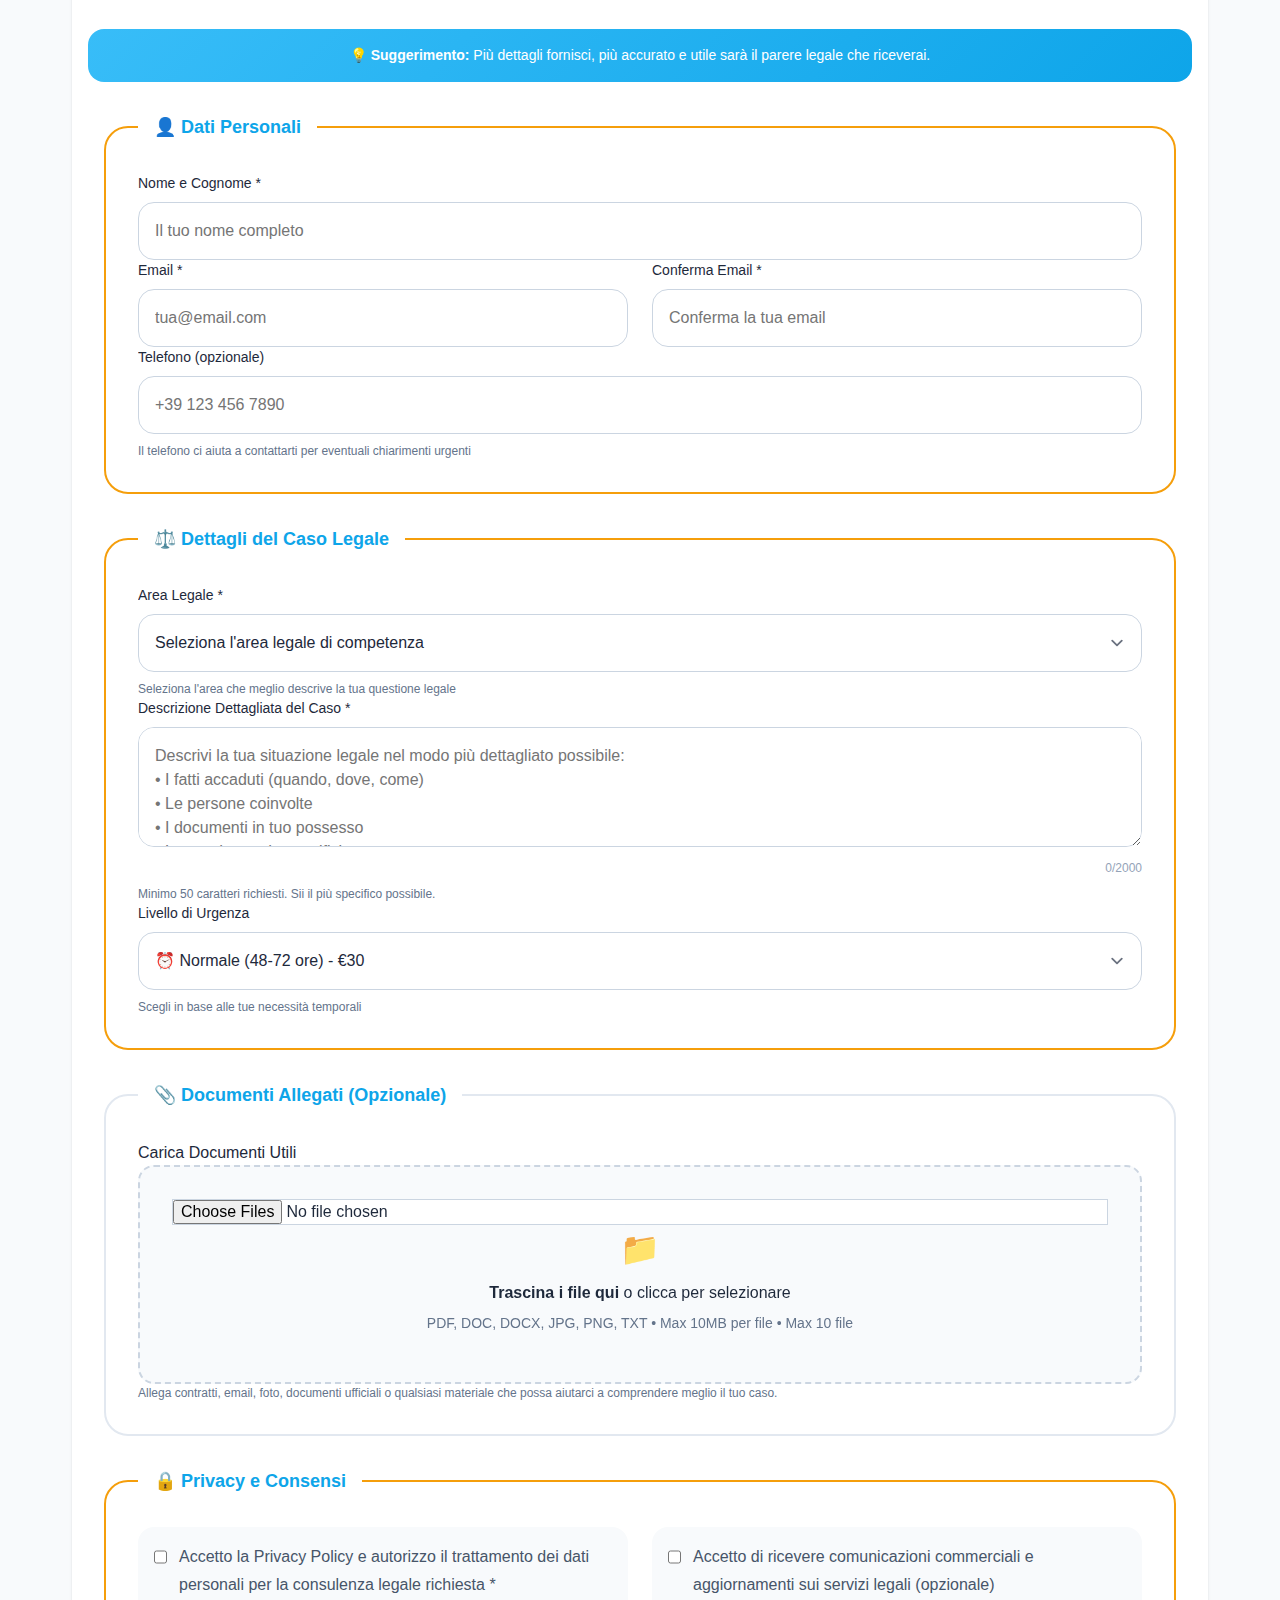
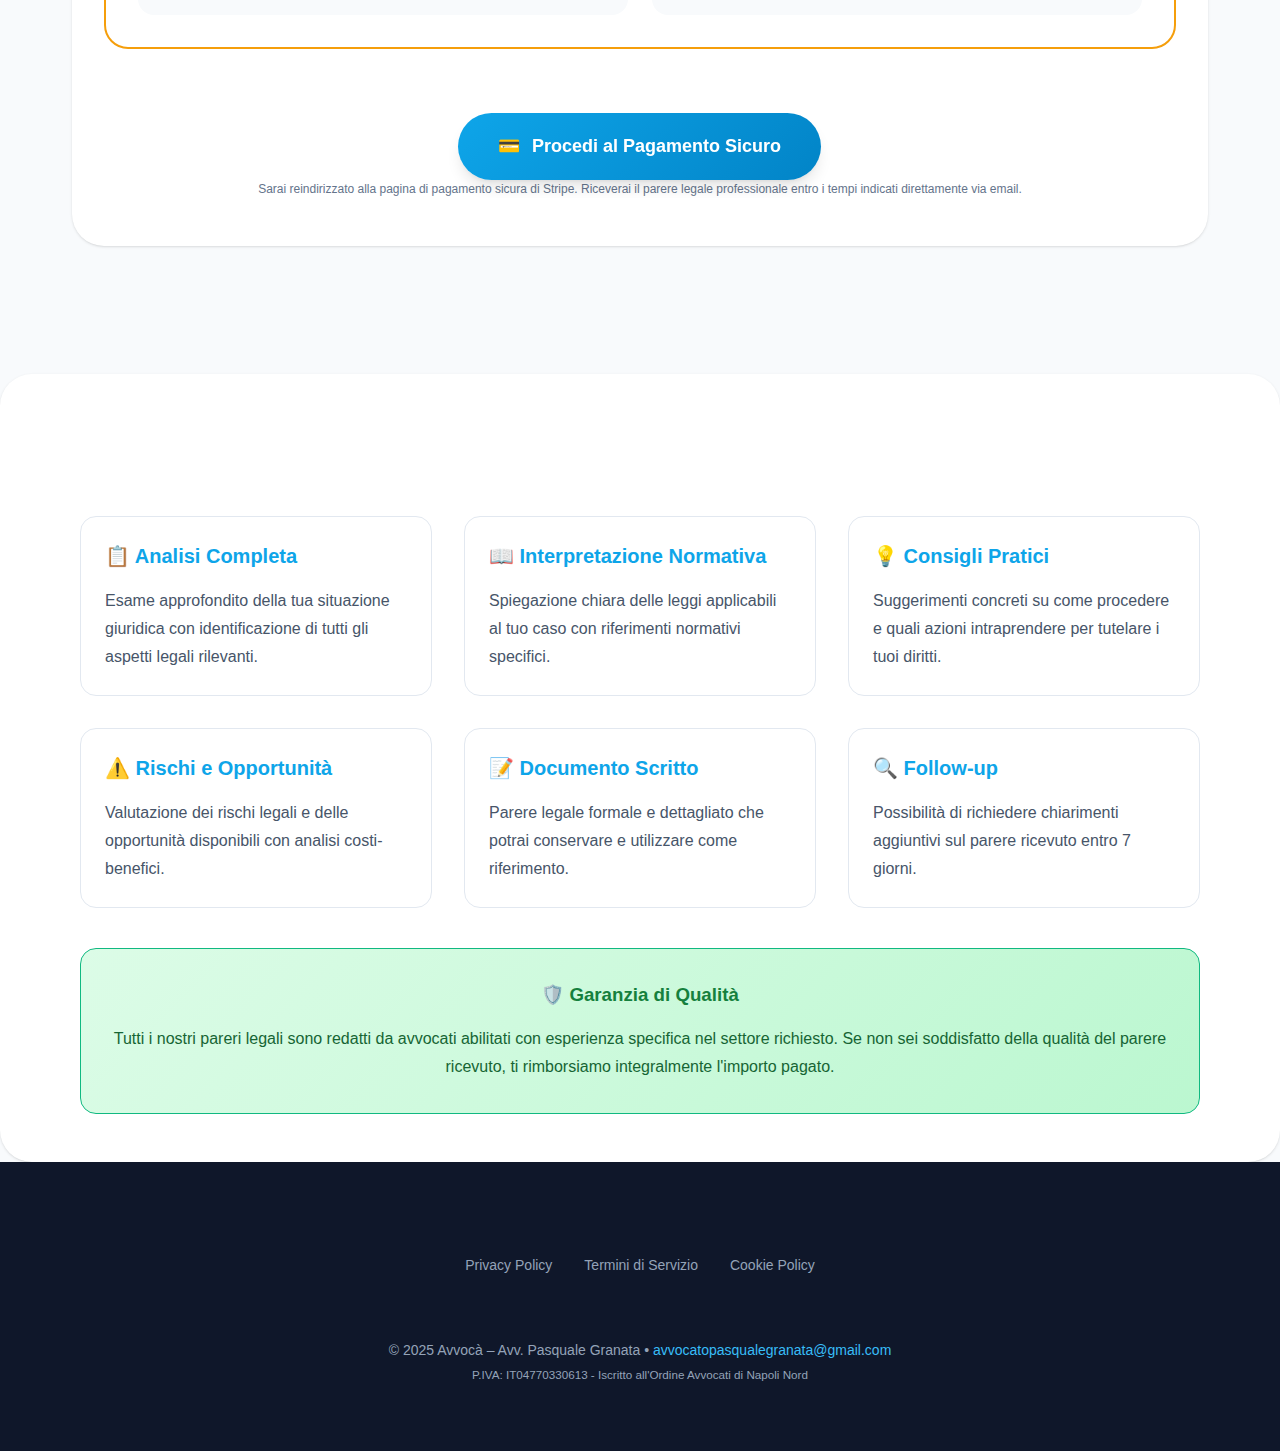
<file: pages/parere.html>
<!DOCTYPE html>
<html lang="it" prefix="og: http://ogp.me/ns#">
<head>
  <meta charset="UTF-8">
  <meta name="viewport" content="width=device-width, initial-scale=1.0">
  <title>Parere Legale Online - Avvocà</title>
  <meta name="description" content="Richiedi un parere legale professionale online. Risposta in 24-48 ore da avvocati specializzati. €30 per consulenza rapida e accurata.">
  
  <!-- Icons -->
  <link rel="icon" type="image/x-icon" href="../assets/favicon.ico">
  
  <link rel="stylesheet" href="../css/style.css">
  
  <!-- Open Graph -->
  <meta property="og:title" content="Parere Legale Online - Avvocà">
  <meta property="og:description" content="Consulenza legale professionale in 24-48 ore. €30 per un parere scritto dettagliato.">
  <meta property="og:url" content="https://avvoca.net/pages/parere.html">
</head>
<body>
  <!-- Cookie Banner -->
  <div class="cookie-banner" style="display: none;">
    <div class="cookie-content">
      <p>Utilizziamo i cookie per migliorare la tua esperienza. Continuando a navigare accetti il loro utilizzo.</p>
      <button id="accept-cookies" class="cookie-btn">Accetta</button>
    </div>
  </div>

  <!-- Header -->
  <header role="banner">
    <div class="container">
      <nav role="navigation" aria-label="Navigazione principale">
        <a href="../index.html" class="logo" aria-label="Avvocà - Torna alla homepage">
          <div class="logo-img">
            <img src="../assets/logo-avvoca.jpeg" alt="Logo Avvocà" width="50" height="50">
          </div>
          <span class="logo-text">Avvocà</span>
        </a>
        
        <button class="hamburger" 
                type="button"
                aria-label="Menu di navigazione" 
                aria-expanded="false"
                aria-controls="mobile-navigation">
          <span></span>
          <span></span>
          <span></span>
        </button>
        
        <ul class="nav-links" id="mobile-navigation">
          <li><a href="../index.html">Home</a></li>
          <li><a href="../index.html#servizi">Servizi</a></li>
          <li><a href="../index.html#contatti" class="nav-cta">Contatti</a></li>
        </ul>
      </nav>
    </div>
    <div class="mobile-overlay"></div>
  </header>

  <!-- Breadcrumb -->
  <section class="breadcrumb">
    <div class="container">
      <ul class="breadcrumb-list">
        <li><a href="../index.html">Home</a></li>
        <li><a href="../index.html#servizi">Servizi</a></li>
        <li>Parere Legale</li>
      </ul>
    </div>
  </section>

  <!-- Main Content -->
  <main class="service-page">
    <!-- Service Hero -->
    <section class="service-hero">
      <div class="container">
        <div class="service-icon">📝</div>
        <h1>Parere Legale Scritto</h1>
        <p class="service-subtitle">
          Ottieni un parere legale professionale e dettagliato su qualsiasi questione giuridica. 
          I nostri avvocati analizzeranno il tuo caso e ti forniranno una risposta chiara e motivata.
        </p>
        <div class="service-highlights">
          <div class="highlight-item">
            <span class="highlight-icon">⚖️</span>
            <span>Analisi legale approfondita</span>
          </div>
          <div class="highlight-item">
            <span class="highlight-icon">📄</span>
            <span>Parere scritto motivato</span>
          </div>
          <div class="highlight-item">
            <span class="highlight-icon">🕐</span>
            <span>Risposta in 24-72 ore</span>
          </div>
        </div>
      </div>
    </section>

    <!-- Process Steps -->
    <section>
      <div class="container">
        <h2>Come funziona</h2>
        <div class="process-steps">
          <div class="process-step">
            <div class="step-number">1</div>
            <h3>Compila il form</h3>
            <p>Descrivi dettagliatamente la tua situazione legale e carica eventuali documenti utili.</p>
          </div>
          <div class="process-step">
            <div class="step-number">2</div>
            <h3>Paga in sicurezza</h3>
            <p>Pagamento immediato e sicuro tramite Stripe con tutte le principali carte di credito.</p>
          </div>
          <div class="process-step">
            <div class="step-number">3</div>
            <h3>Ricevi il parere</h3>
            <p>Parere legale dettagliato e professionale direttamente nella tua casella email.</p>
          </div>
        </div>
      </div>
    </section>

    <!-- Contact Form -->
    <section>
      <div class="container">
        <div class="service-form">
          <div class="form-description">
            <h2>Richiedi il tuo Parere Legale</h2>
            <p>Compila il form con tutti i dettagli necessari per ricevere una consulenza accurata e professionale.</p>
          </div>

          <div class="form-instructions">
            💡 <strong>Suggerimento:</strong> Più dettagli fornisci, più accurato e utile sarà il parere legale che riceverai.
          </div>

          <form id="serviceForm" class="contact-form" novalidate>
            <!-- Dati Personali -->
            <fieldset class="required-fieldset">
              <legend>👤 Dati Personali</legend>
              
              <div class="form-group">
                <label for="nome">Nome e Cognome *</label>
                <input type="text" id="nome" name="nome" required 
                       placeholder="Il tuo nome completo">
              </div>

              <div class="form-row">
                <div class="form-group">
                  <label for="email">Email *</label>
                  <input type="email" id="email" name="email" required 
                         placeholder="tua@email.com">
                </div>
                <div class="form-group">
                  <label for="email2">Conferma Email *</label>
                  <input type="email" id="email2" name="email2" required 
                         placeholder="Conferma la tua email">
                </div>
              </div>

              <div class="form-group">
                <label for="telefono">Telefono (opzionale)</label>
                <input type="tel" id="telefono" name="telefono" 
                       placeholder="+39 123 456 7890">
                <div class="field-help">Il telefono ci aiuta a contattarti per eventuali chiarimenti urgenti</div>
              </div>
            </fieldset>

            <!-- Dettagli Caso -->
            <fieldset class="required-fieldset">
              <legend>⚖️ Dettagli del Caso Legale</legend>
              
              <div class="form-group">
                <label for="macroarea">Area Legale *</label>
                <select name="macroarea" id="macroarea" required>
                  <option value="">Seleziona l'area legale di competenza</option>
                  <option value="civile">Diritto Civile</option>
                  <option value="penale">Diritto Penale</option>
                  <option value="lavoro">Diritto del Lavoro</option>
                  <option value="famiglia">Diritto di Famiglia</option>
                  <option value="societario">Diritto Societario</option>
                  <option value="tributario">Diritto Tributario</option>
                  <option value="amministrativo">Diritto Amministrativo</option>
                  <option value="contratti">Diritti e Contratti</option>
                  <option value="altro">Altro</option>
                </select>
                <div class="field-help">Seleziona l'area che meglio descrive la tua questione legale</div>
              </div>

              <div class="form-group">
                <label for="descrizione">Descrizione Dettagliata del Caso *</label>
                <textarea id="descrizione" name="descrizione" required 
                         minlength="50" maxlength="2000"
                         placeholder="Descrivi la tua situazione legale nel modo più dettagliato possibile:&#10;• I fatti accaduti (quando, dove, come)&#10;• Le persone coinvolte&#10;• I documenti in tuo possesso&#10;• Le tue domande specifiche&#10;• Cosa vorresti ottenere&#10;&#10;Più informazioni fornisci, più preciso sarà il nostro parere."></textarea>
                <div class="char-count">
                  <span id="descrizione-counter">0/2000</span>
                </div>
                <div class="field-help">Minimo 50 caratteri richiesti. Sii il più specifico possibile.</div>
              </div>

              <div class="form-group">
                <label for="urgenza">Livello di Urgenza</label>
                <select name="urgenza" id="urgenza">
                  <option value="normale">⏰ Normale (48-72 ore) - €30</option>
                  <option value="rapida">🚀 Rapida (24 ore) - €45 (+€15)</option>
                  <option value="urgente">⚡ Urgente (12 ore) - €60 (+€30)</option>
                </select>
                <div class="field-help">Scegli in base alle tue necessità temporali</div>
              </div>
            </fieldset>

            <!-- File Upload -->
            <fieldset>
              <legend>📎 Documenti Allegati (Opzionale)</legend>
              <div class="file-group">
                <label for="documenti">Carica Documenti Utili</label>
                <div class="file-drop-zone">
                  <input type="file" id="documenti" name="documenti" 
                         multiple accept=".pdf,.doc,.docx,.jpg,.jpeg,.png,.txt">
                  <div class="file-drop-icon">📁</div>
                  <div><strong>Trascina i file qui</strong> o clicca per selezionare</div>
                  <div class="file-drop-text">PDF, DOC, DOCX, JPG, PNG, TXT • Max 10MB per file • Max 10 file</div>
                </div>
                <div class="field-help">
                  Allega contratti, email, foto, documenti ufficiali o qualsiasi materiale che possa aiutarci a comprendere meglio il tuo caso.
                </div>
              </div>
            </fieldset>

            <!-- Privacy -->
            <fieldset class="required-fieldset">
              <legend>🔒 Privacy e Consensi</legend>
              <div class="checkbox-group">
               <div class="checkbox-wrapper">
                
                <input type="checkbox" id="privacy" name="privacy" required>
                <label for="privacy">
                  Accetto la <a href="../pages/privacy.html" target="_blank">Privacy Policy</a> e autorizzo il trattamento dei dati personali per la consulenza legale richiesta *
                </label>
              </div>
              
              <div class="checkbox-wrapper">
                <input type="checkbox" id="marketing" name="marketing">
                <label for="marketing">
                  Accetto di ricevere comunicazioni commerciali e aggiornamenti sui servizi legali (opzionale)
                </label>
              </div>
             </div> 
            </fieldset>

            <!-- Submit -->
            <div class="form-submit">
              <button type="submit" class="submit-btn">
                <span class="submit-icon">💳</span>
                Procedi al Pagamento Sicuro
              </button>
              <p class="field-help">
                Sarai reindirizzato alla pagina di pagamento sicura di Stripe. 
                Riceverai il parere legale professionale entro i tempi indicati direttamente via email.
              </p>
            </div>
          </form>
        </div>
      </div>
    </section>

    <!-- Service Details -->
    <section class="service-details">
      <div class="container">
        <h2>Cosa Include il Parere Legale</h2>
        <div class="details-grid">
          <div class="detail-item">
            <h3>📋 Analisi Completa</h3>
            <p>Esame approfondito della tua situazione giuridica con identificazione di tutti gli aspetti legali rilevanti.</p>
          </div>
          <div class="detail-item">
            <h3>📖 Interpretazione Normativa</h3>
            <p>Spiegazione chiara delle leggi applicabili al tuo caso con riferimenti normativi specifici.</p>
          </div>
          <div class="detail-item">
            <h3>💡 Consigli Pratici</h3>
            <p>Suggerimenti concreti su come procedere e quali azioni intraprendere per tutelare i tuoi diritti.</p>
          </div>
          <div class="detail-item">
            <h3>⚠️ Rischi e Opportunità</h3>
            <p>Valutazione dei rischi legali e delle opportunità disponibili con analisi costi-benefici.</p>
          </div>
          <div class="detail-item">
            <h3>📝 Documento Scritto</h3>
            <p>Parere legale formale e dettagliato che potrai conservare e utilizzare come riferimento.</p>
          </div>
          <div class="detail-item">
            <h3>🔍 Follow-up</h3>
            <p>Possibilità di richiedere chiarimenti aggiuntivi sul parere ricevuto entro 7 giorni.</p>
          </div>
        </div>
        
        <div class="service-guarantee">
          <h3>🛡️ Garanzia di Qualità</h3>
          <p>Tutti i nostri pareri legali sono redatti da avvocati abilitati con esperienza specifica nel settore richiesto. Se non sei soddisfatto della qualità del parere ricevuto, ti rimborsiamo integralmente l'importo pagato.</p>
        </div>
      </div>
    </section>
  </main>

  <!-- Footer -->
  <footer role="contentinfo">
    <div class="container">
      <div class="footer-content">
        <nav class="footer-links">
          <a href="../pages/privacy.html">Privacy Policy</a>
          <a href="../pages/termini.html">Termini di Servizio</a>
          <a href="../pages/cookies.html">Cookie Policy</a>
        </nav>
        
        <div class="copyright">
          <p>
            © 2025 Avvocà – Avv. Pasquale Granata • 
            <a href="mailto:avvocatopasqualegranata@gmail.com">avvocatopasqualegranata@gmail.com</a><br>
            <small>P.IVA: IT04770330613 - Iscritto all'Ordine Avvocati di Napoli Nord</small>
          </p>
        </div>
      </div>
    </div>
  </footer>

  <script src="../js/script.js" defer></script>
</body>
</html>
</file>
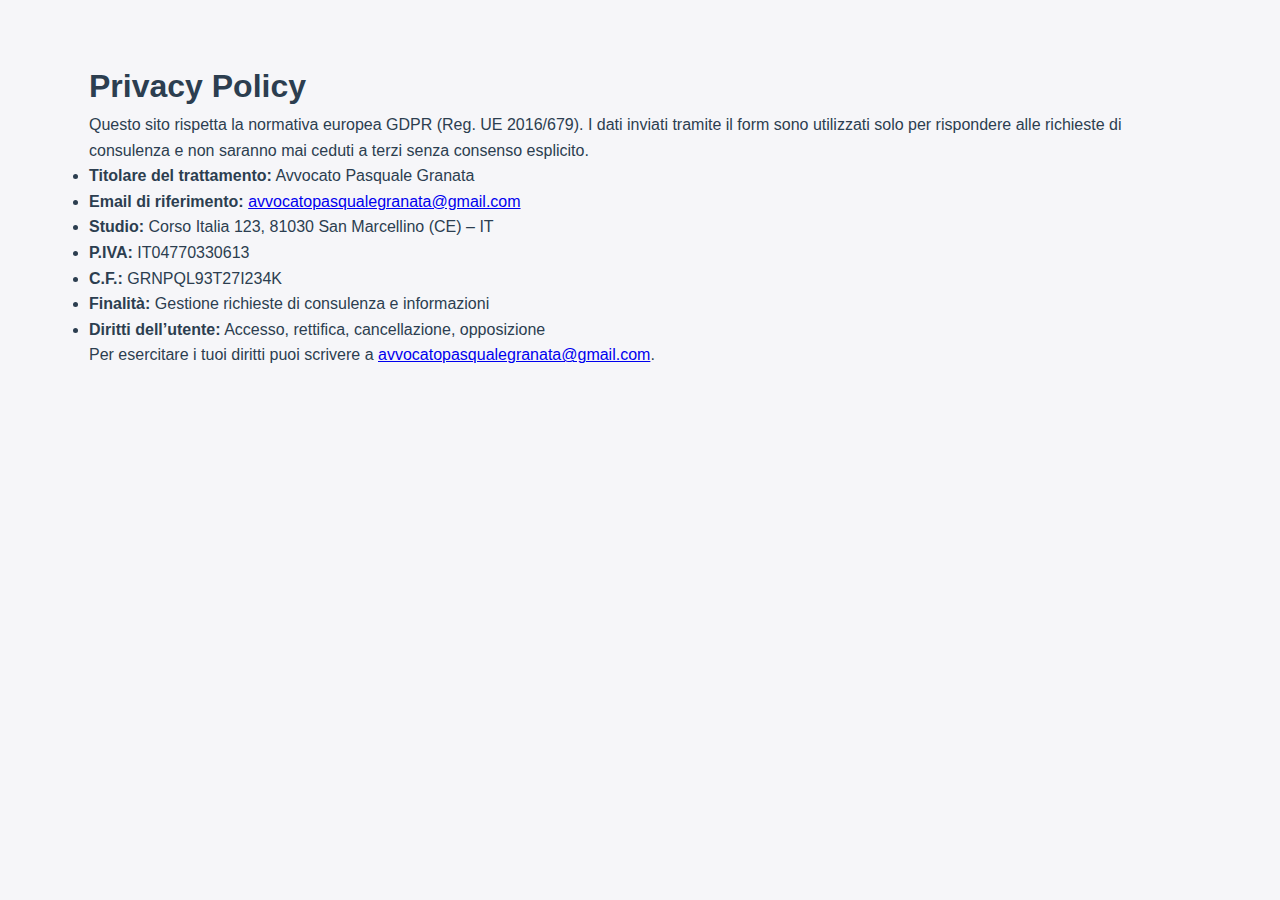
<file: pages/privacy.html>
<!DOCTYPE html>
<html lang="it">
<head>
  <meta charset="UTF-8">
  <title>Privacy Policy – Avvocato Pasquale Granata</title>
  <meta name="viewport" content="width=device-width, initial-scale=1.0">
  <link rel="stylesheet" href="../style.css">
</head>
<body>
  <section>
    <h1>Privacy Policy</h1>
    <p>
      Questo sito rispetta la normativa europea GDPR (Reg. UE 2016/679).  
      I dati inviati tramite il form sono utilizzati solo per rispondere alle richieste di consulenza e non saranno mai ceduti a terzi senza consenso esplicito.
    </p>
    <ul>
      <li><strong>Titolare del trattamento:</strong> Avvocato Pasquale Granata</li>
      <li><strong>Email di riferimento:</strong> <a href="mailto:avvocatopasqualegranata@gmail.com">avvocatopasqualegranata@gmail.com</a></li>
      <li><strong>Studio:</strong> Corso Italia 123, 81030 San Marcellino (CE) – IT</li>
      <li><strong>P.IVA:</strong> IT04770330613</li>
      <li><strong>C.F.:</strong> GRNPQL93T27I234K</li>
      <li><strong>Finalità:</strong> Gestione richieste di consulenza e informazioni</li>
      <li><strong>Diritti dell’utente:</strong> Accesso, rettifica, cancellazione, opposizione</li>
    </ul>
    <p>
      Per esercitare i tuoi diritti puoi scrivere a <a href="mailto:avvocatopasqualegranata@gmail.com">avvocatopasqualegranata@gmail.com</a>.
    </p>
  </section>
</body>
</html>
</file>
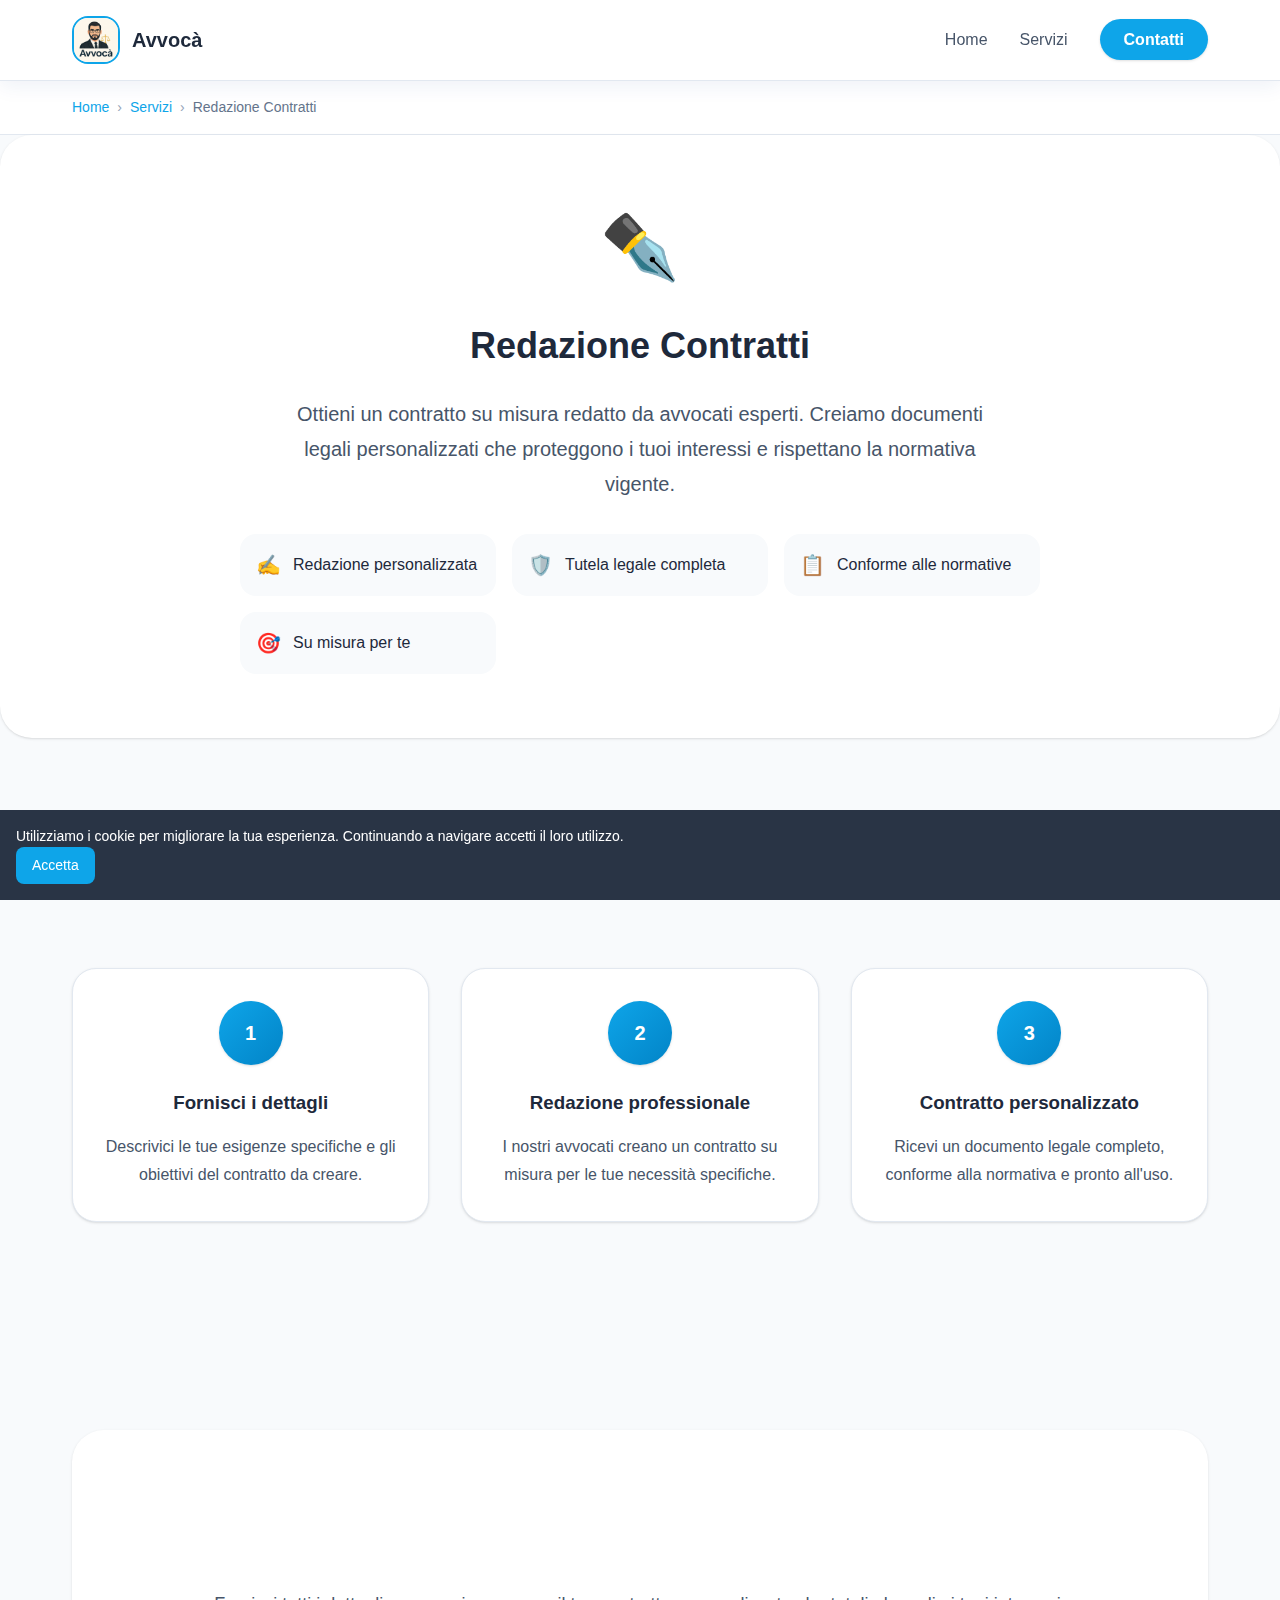
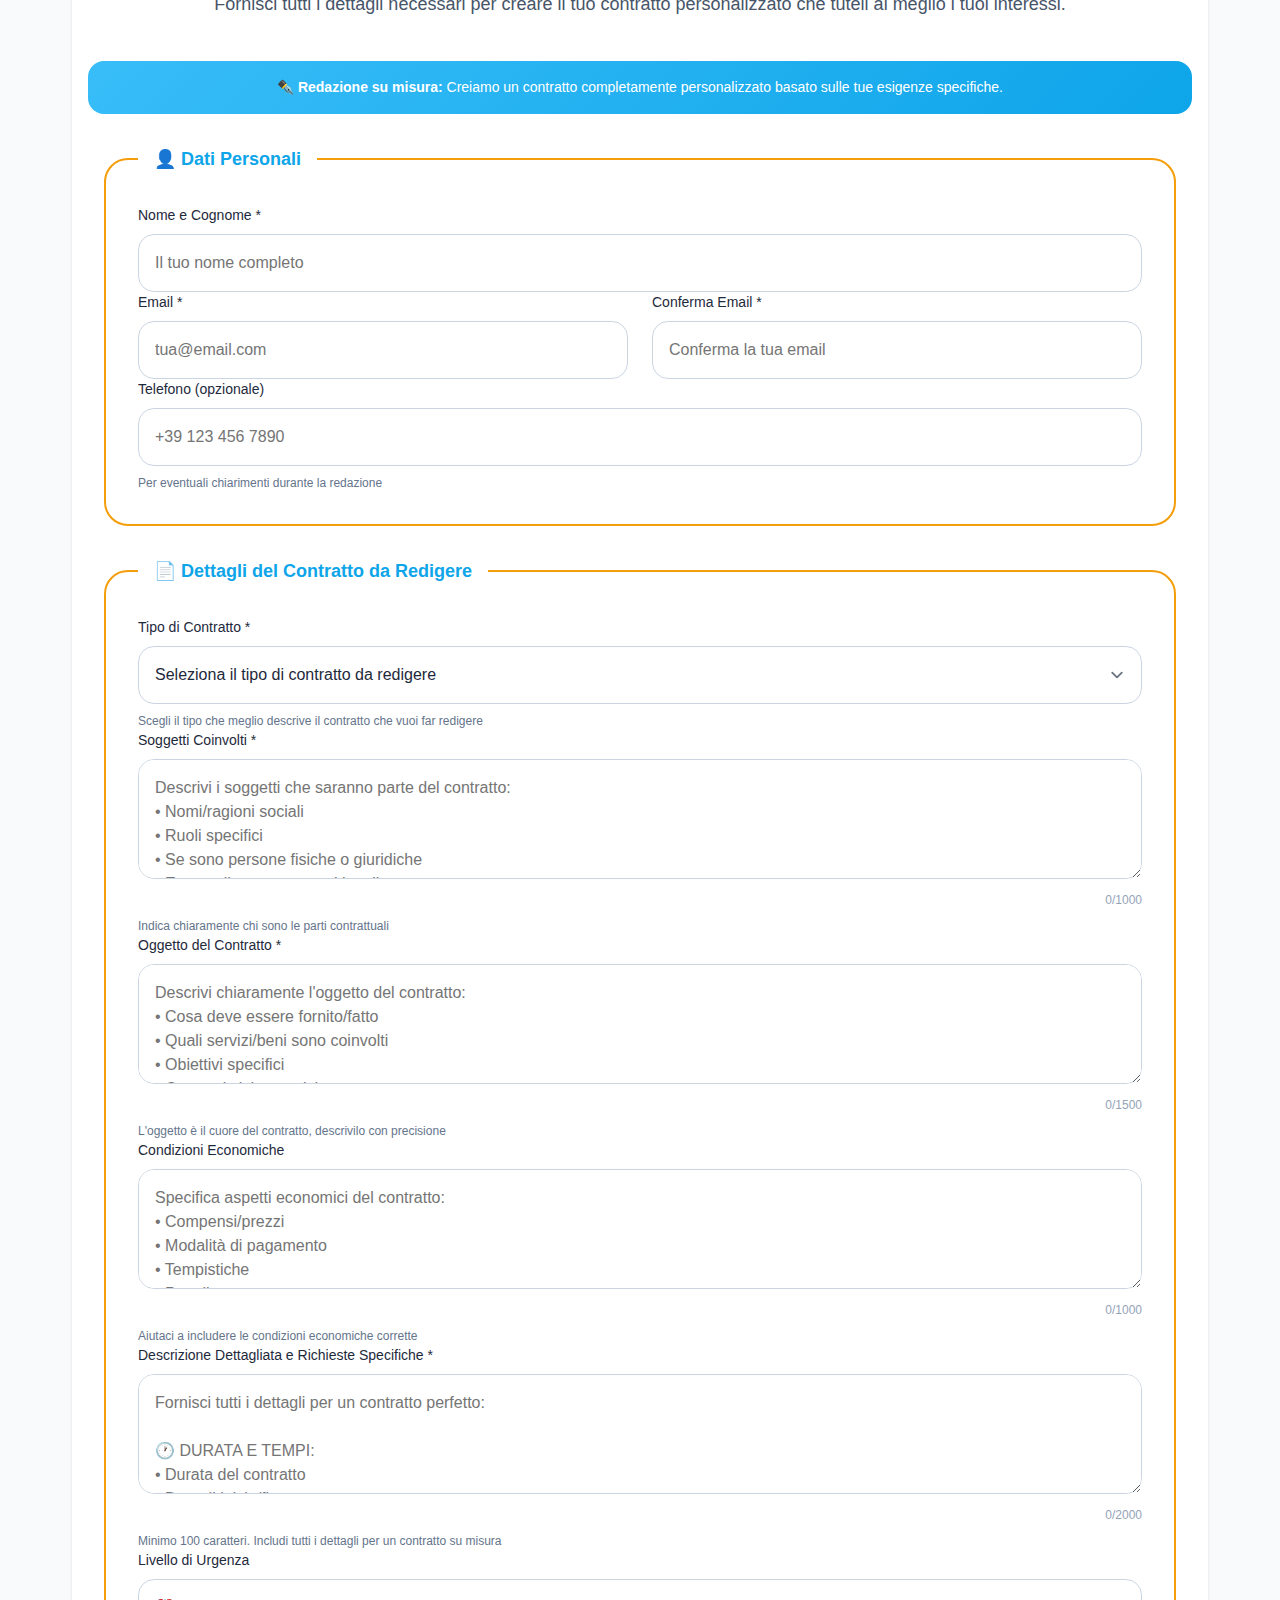
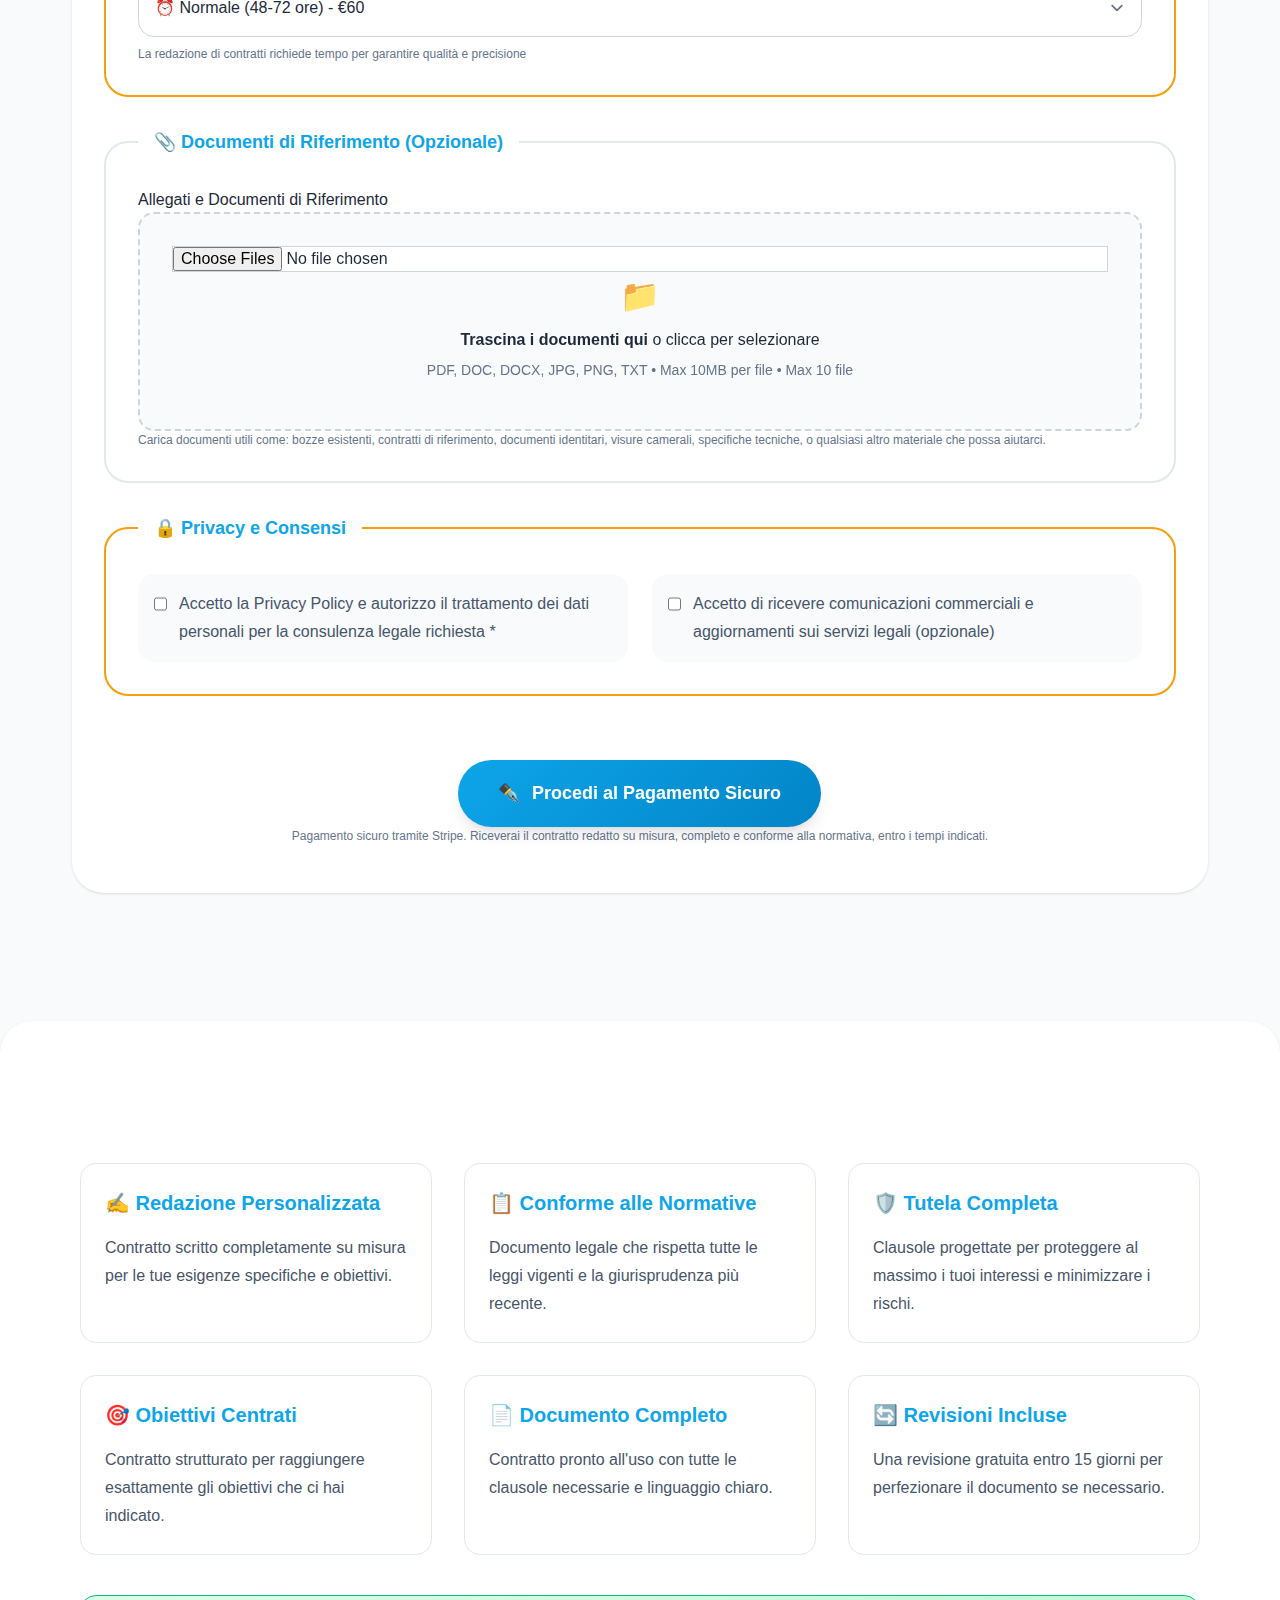
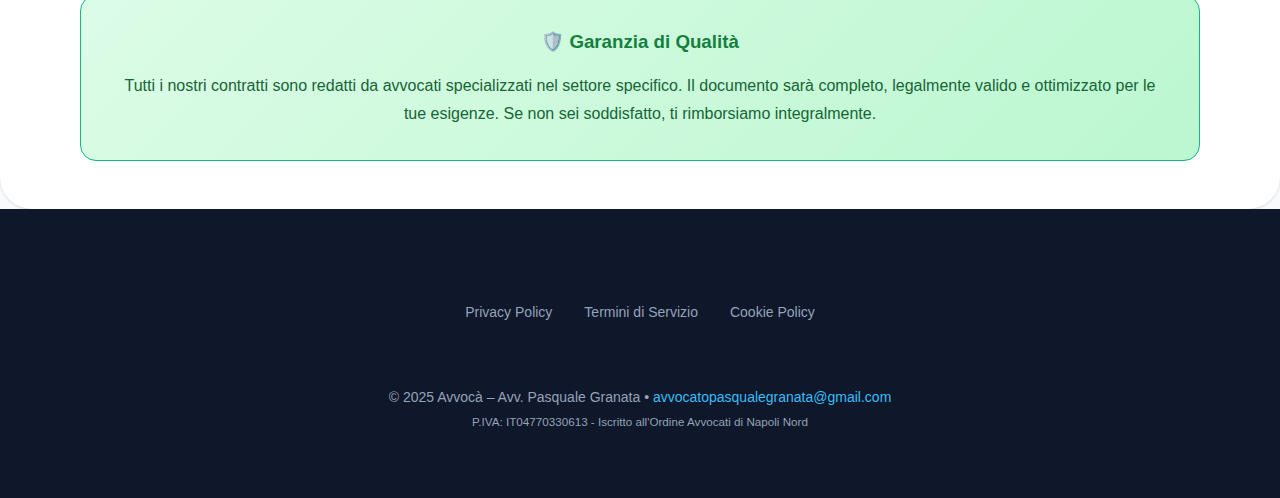
<file: pages/redazione.html>
<!DOCTYPE html>
<html lang="it" prefix="og: http://ogp.me/ns#">
<head>
  <meta charset="UTF-8">
  <meta name="viewport" content="width=device-width, initial-scale=1.0">
  <title>Redazione Contratti Online - Avvocà</title>
  <meta name="description" content="Redazione professionale di contratti su misura. Documenti legali personalizzati creati da avvocati esperti in 24-48 ore. €60 per la massima protezione.">
  
  <!-- Icons -->
  <link rel="icon" type="image/x-icon" href="../assets/favicon.ico">
  <link rel="preload" href="../css/style.css" as="style">
  <link rel="stylesheet" href="../css/style.css">
  
  <!-- Open Graph -->
  <meta property="og:title" content="Redazione Contratti Online - Avvocà">
  <meta property="og:description" content="Contratti su misura redatti da esperti. Documenti legali personalizzati per le tue esigenze specifiche.">
  <meta property="og:url" content="https://avvoca.net/pages/redazione.html">
</head>
<body>
  <!-- Cookie Banner -->
  <div class="cookie-banner" style="display: none;">
    <div class="cookie-content">
      <p>Utilizziamo i cookie per migliorare la tua esperienza. Continuando a navigare accetti il loro utilizzo.</p>
      <button id="accept-cookies" class="cookie-btn">Accetta</button>
    </div>
  </div>

  <!-- Header -->
  <header role="banner">
    <div class="container">
      <nav role="navigation" aria-label="Navigazione principale">
        <a href="../index.html" class="logo" aria-label="Avvocà - Torna alla homepage">
          <div class="logo-img">
            <img src="../assets/logo-avvoca.jpeg" alt="Logo Avvocà" width="50" height="50">
          </div>
          <span class="logo-text">Avvocà</span>
        </a>
        
        <button class="hamburger" 
                type="button"
                aria-label="Menu di navigazione" 
                aria-expanded="false"
                aria-controls="mobile-navigation">
          <span></span>
          <span></span>
          <span></span>
        </button>
        
        <ul class="nav-links" id="mobile-navigation">
          <li><a href="../index.html">Home</a></li>
          <li><a href="../index.html#servizi">Servizi</a></li>
          <li><a href="../index.html#contatti" class="nav-cta">Contatti</a></li>
        </ul>
      </nav>
    </div>
    <div class="mobile-overlay"></div>
  </header>

  <!-- Breadcrumb -->
  <section class="breadcrumb">
    <div class="container">
      <ul class="breadcrumb-list">
        <li><a href="../index.html">Home</a></li>
        <li><a href="../index.html#servizi">Servizi</a></li>
        <li>Redazione Contratti</li>
      </ul>
    </div>
  </section>

  <!-- Main Content -->
  <main class="service-page">
    <!-- Service Hero -->
    <section class="service-hero">
      <div class="container">
        <div class="service-icon">✒️</div>
        <h1>Redazione Contratti</h1>
        <p class="service-subtitle">
          Ottieni un contratto su misura redatto da avvocati esperti. Creiamo documenti 
          legali personalizzati che proteggono i tuoi interessi e rispettano la normativa vigente.
        </p>
        <div class="service-highlights">
          <div class="highlight-item">
            <span class="highlight-icon">✍️</span>
            <span>Redazione personalizzata</span>
          </div>
          <div class="highlight-item">
            <span class="highlight-icon">🛡️</span>
            <span>Tutela legale completa</span>
          </div>
          <div class="highlight-item">
            <span class="highlight-icon">📋</span>
            <span>Conforme alle normative</span>
          </div>
          <div class="highlight-item">
            <span class="highlight-icon">🎯</span>
            <span>Su misura per te</span>
          </div>
        </div>
      </div>
    </section>

    <!-- Process Steps -->
    <section>
      <div class="container">
        <h2>Come funziona la redazione</h2>
        <div class="process-steps">
          <div class="process-step">
            <div class="step-number">1</div>
            <h3>Fornisci i dettagli</h3>
            <p>Descrivici le tue esigenze specifiche e gli obiettivi del contratto da creare.</p>
          </div>
          <div class="process-step">
            <div class="step-number">2</div>
            <h3>Redazione professionale</h3>
            <p>I nostri avvocati creano un contratto su misura per le tue necessità specifiche.</p>
          </div>
          <div class="process-step">
            <div class="step-number">3</div>
            <h3>Contratto personalizzato</h3>
            <p>Ricevi un documento legale completo, conforme alla normativa e pronto all'uso.</p>
          </div>
        </div>
      </div>
    </section>

    <!-- Contact Form -->
    <section>
      <div class="container">
        <div class="service-form">
          <div class="form-description">
            <h2>Richiedi Redazione del tuo Contratto</h2>
            <p>Fornisci tutti i dettagli necessari per creare il tuo contratto personalizzato che tuteli al meglio i tuoi interessi.</p>
          </div>

          <div class="form-instructions">
            ✒️ <strong>Redazione su misura:</strong> Creiamo un contratto completamente personalizzato basato sulle tue esigenze specifiche.
          </div>

          <form id="serviceForm" class="contact-form" novalidate>
            <!-- Dati Personali -->
            <fieldset class="required-fieldset">
              <legend>👤 Dati Personali</legend>
              
              <div class="form-group">
                <label for="nome">Nome e Cognome *</label>
                <input type="text" id="nome" name="nome" required 
                       placeholder="Il tuo nome completo">
              </div>

              <div class="form-row">
                <div class="form-group">
                  <label for="email">Email *</label>
                  <input type="email" id="email" name="email" required 
                         placeholder="tua@email.com">
                </div>
                <div class="form-group">
                  <label for="email2">Conferma Email *</label>
                  <input type="email" id="email2" name="email2" required 
                         placeholder="Conferma la tua email">
                </div>
              </div>

              <div class="form-group">
                <label for="telefono">Telefono (opzionale)</label>
                <input type="tel" id="telefono" name="telefono" 
                       placeholder="+39 123 456 7890">
                <div class="field-help">Per eventuali chiarimenti durante la redazione</div>
              </div>
            </fieldset>

            <!-- Dettagli Contratto da Redigere -->
            <fieldset class="required-fieldset">
              <legend>📄 Dettagli del Contratto da Redigere</legend>
              
              <div class="form-group">
                <label for="tipo_contratto">Tipo di Contratto *</label>
                <select name="tipo_contratto" id="tipo_contratto" required>
                  <option value="">Seleziona il tipo di contratto da redigere</option>
                  <option value="lavoro_dipendente">Contratto di Lavoro Dipendente</option>
                  <option value="lavoro_autonomo">Contratto di Lavoro Autonomo</option>
                  <option value="consulenza">Contratto di Consulenza</option>
                  <option value="prestazione_occasionale">Contratto di Prestazione Occasionale</option>
                  <option value="affitto_immobile">Contratto di Affitto/Locazione Immobile</option>
                  <option value="comodato">Contratto di Comodato</option>
                  <option value="vendita_beni">Contratto di Vendita Beni</option>
                  <option value="fornitura">Contratto di Fornitura</option>
                  <option value="servizi">Contratto di Servizi</option>
                  <option value="appalto">Contratto di Appalto</option>
                  <option value="subappalto">Contratto di Subappalto</option>
                  <option value="franchising">Contratto di Franchising</option>
                  <option value="distribuzione">Contratto di Distribuzione</option>
                  <option value="agenzia">Contratto di Agenzia</option>
                  <option value="mediazione">Contratto di Mediazione</option>
                  <option value="licenza_software">Contratto di Licenza Software</option>
                  <option value="licenza_marchio">Contratto di Licenza Marchio</option>
                  <option value="partnership">Contratto di Partnership</option>
                  <option value="joint_venture">Joint Venture</option>
                  <option value="riservatezza_nda">Accordo di Riservatezza (NDA)</option>
                  <option value="privacy_gdpr">Contratto Privacy/GDPR</option>
                  <option value="altro">Altro tipo di contratto</option>
                </select>
                <div class="field-help">Scegli il tipo che meglio descrive il contratto che vuoi far redigere</div>
              </div>

              <div class="form-group">
                <label for="soggetti">Soggetti Coinvolti *</label>
                <textarea id="soggetti" name="soggetti" required 
                         minlength="20" maxlength="1000"
                         placeholder="Descrivi i soggetti che saranno parte del contratto:&#10;• Nomi/ragioni sociali&#10;• Ruoli specifici&#10;• Se sono persone fisiche o giuridiche&#10;• Eventuali rappresentanti legali&#10;&#10;Esempio: Mario Rossi (persona fisica) e ABC S.r.l. (società con sede in...)"></textarea>
                <div class="char-count">
                  <span id="soggetti-counter">0/1000</span>
                </div>
                <div class="field-help">Indica chiaramente chi sono le parti contrattuali</div>
              </div>

              <div class="form-group">
                <label for="oggetto">Oggetto del Contratto *</label>
                <textarea id="oggetto" name="oggetto" required 
                         minlength="30" maxlength="1500"
                         placeholder="Descrivi chiaramente l'oggetto del contratto:&#10;• Cosa deve essere fornito/fatto&#10;• Quali servizi/beni sono coinvolti&#10;• Obiettivi specifici&#10;• Caratteristiche tecniche&#10;• Modalità di esecuzione&#10;&#10;Sii il più specifico possibile per un contratto su misura."></textarea>
                <div class="char-count">
                  <span id="oggetto-counter">0/1500</span>
                </div>
                <div class="field-help">L'oggetto è il cuore del contratto, descrivilo con precisione</div>
              </div>

              <div class="form-group">
                <label for="condizioni_economiche">Condizioni Economiche</label>
                <textarea id="condizioni_economiche" name="condizioni_economiche" 
                         maxlength="1000"
                         placeholder="Specifica aspetti economici del contratto:&#10;• Compensi/prezzi&#10;• Modalità di pagamento&#10;• Tempistiche&#10;• Penali&#10;• Clausole economiche particolari&#10;• IVA e tassazione&#10;&#10;(Opzionale ma consigliato per contratti commerciali)"></textarea>
                <div class="char-count">
                  <span id="condizioni_economiche-counter">0/1000</span>
                </div>
                <div class="field-help">Aiutaci a includere le condizioni economiche corrette</div>
              </div>

              <div class="form-group">
                <label for="descrizione">Descrizione Dettagliata e Richieste Specifiche *</label>
                <textarea id="descrizione" name="descrizione" required 
                         minlength="100" maxlength="3000"
                         placeholder="Fornisci tutti i dettagli per un contratto perfetto:&#10;&#10;🕐 DURATA E TEMPI:&#10;• Durata del contratto&#10;• Date di inizio/fine&#10;• Scadenze importanti&#10;&#10;📋 CLAUSOLE SPECIFICHE:&#10;• Clausole particolari da includere&#10;• Condizioni di recesso&#10;• Garanzie richieste&#10;• Responsabilità delle parti&#10;&#10;⚖️ ASPETTI LEGALI:&#10;• Normativa di riferimento&#10;• Foro competente&#10;• Legge applicabile&#10;&#10;🎯 OBIETTIVI:&#10;• Cosa vuoi ottenere con questo contratto&#10;• Rischi che vuoi evitare&#10;• Protezioni specifiche necessarie&#10;&#10;Più dettagli fornisci, più il contratto sarà su misura per te!"></textarea>
                <div class="char-count">
                  <span id="descrizione-counter">0/3000</span>
                </div>
                <div class="field-help">Minimo 100 caratteri. Includi tutti i dettagli per un contratto su misura</div>
              </div>

              <div class="form-group">
                <label for="urgenza">Livello di Urgenza</label>
                <select name="urgenza" id="urgenza">
                  <option value="normale">⏰ Normale (48-72 ore) - €60</option>
                  <option value="rapida">🚀 Rapida (24 ore) - €75 (+€15)</option>
                  <option value="urgente">⚡ Urgente (12 ore) - €90 (+€30)</option>
                </select>
                <div class="field-help">La redazione di contratti richiede tempo per garantire qualità e precisione</div>
              </div>
            </fieldset>

            <!-- File Upload -->
            <fieldset>
              <legend>📎 Documenti di Riferimento (Opzionale)</legend>
              <div class="file-group">
                <label for="documenti">Allegati e Documenti di Riferimento</label>
                <div class="file-drop-zone">
                  <input type="file" id="documenti" name="documenti" 
                         multiple accept=".pdf,.doc,.docx,.jpg,.jpeg,.png,.txt">
                  <div class="file-drop-icon">📁</div>
                  <div><strong>Trascina i documenti qui</strong> o clicca per selezionare</div>
                  <div class="file-drop-text">PDF, DOC, DOCX, JPG, PNG, TXT • Max 10MB per file • Max 10 file</div>
                </div>
                <div class="field-help">
                  Carica documenti utili come: bozze esistenti, contratti di riferimento, documenti identitari, 
                  visure camerali, specifiche tecniche, o qualsiasi altro materiale che possa aiutarci.
                </div>
              </div>
            </fieldset>

            <!-- Privacy -->
            <fieldset class="required-fieldset">
              <legend>🔒 Privacy e Consensi</legend>
              <div class="checkbox-group">
                <div class="checkbox-wrapper">
                  <input type="checkbox" id="privacy" name="privacy" required>
                  <label for="privacy">
                    Accetto la Privacy Policy e autorizzo il trattamento dei dati personali per la consulenza legale richiesta *
                  </label>
                </div>
                <div class="checkbox-wrapper">
                  <input type="checkbox" id="marketing" name="marketing">
                  <label for="marketing">
                    Accetto di ricevere comunicazioni commerciali e aggiornamenti sui servizi legali (opzionale)
                  </label>
                </div>
              </div>
            </fieldset>
            

            <!-- Submit -->
            <div class="form-submit">
              <button type="submit" class="submit-btn">
                <span class="submit-icon">✒️</span>
                Procedi al Pagamento Sicuro
              </button>
              <p class="field-help">
                Pagamento sicuro tramite Stripe. Riceverai il contratto redatto su misura, 
                completo e conforme alla normativa, entro i tempi indicati.
              </p>
            </div>
          </form>
        </div>
      </div>
    </section>

    <!-- Service Details -->
    <section class="service-details">
      <div class="container">
        <h2>Cosa Include la Redazione</h2>
        <div class="details-grid">
          <div class="detail-item">
            <h3>✍️ Redazione Personalizzata</h3>
            <p>Contratto scritto completamente su misura per le tue esigenze specifiche e obiettivi.</p>
          </div>
          <div class="detail-item">
            <h3>📋 Conforme alle Normative</h3>
            <p>Documento legale che rispetta tutte le leggi vigenti e la giurisprudenza più recente.</p>
          </div>
          <div class="detail-item">
            <h3>🛡️ Tutela Completa</h3>
            <p>Clausole progettate per proteggere al massimo i tuoi interessi e minimizzare i rischi.</p>
          </div>
          <div class="detail-item">
            <h3>🎯 Obiettivi Centrati</h3>
            <p>Contratto strutturato per raggiungere esattamente gli obiettivi che ci hai indicato.</p>
          </div>
          <div class="detail-item">
            <h3>📄 Documento Completo</h3>
            <p>Contratto pronto all'uso con tutte le clausole necessarie e linguaggio chiaro.</p>
          </div>
          <div class="detail-item">
            <h3>🔄 Revisioni Incluse</h3>
            <p>Una revisione gratuita entro 15 giorni per perfezionare il documento se necessario.</p>
          </div>
        </div>
        
        <div class="service-guarantee">
          <h3>🛡️ Garanzia di Qualità</h3>
          <p>Tutti i nostri contratti sono redatti da avvocati specializzati nel settore specifico. Il documento sarà completo, legalmente valido e ottimizzato per le tue esigenze. Se non sei soddisfatto, ti rimborsiamo integralmente.</p>
        </div>
      </div>
    </section>
  </main>

  <!-- Footer -->
  <footer role="contentinfo">
    <div class="container">
      <div class="footer-content">
        <nav class="footer-links">
          <a href="../pages/privacy.html">Privacy Policy</a>
          <a href="../pages/termini.html">Termini di Servizio</a>
          <a href="../pages/cookies.html">Cookie Policy</a>
        </nav>
        
        <div class="copyright">
          <p>
            © 2025 Avvocà – Avv. Pasquale Granata • 
            <a href="mailto:avvocatopasqualegranata@gmail.com">avvocatopasqualegranata@gmail.com</a><br>
            <small>P.IVA: IT04770330613 - Iscritto all'Ordine Avvocati di Napoli Nord</small>
          </p>
        </div>
      </div>
    </div>
  </footer>

  <script src="../js/script.js" defer></script>
</body>
</html>
</file>
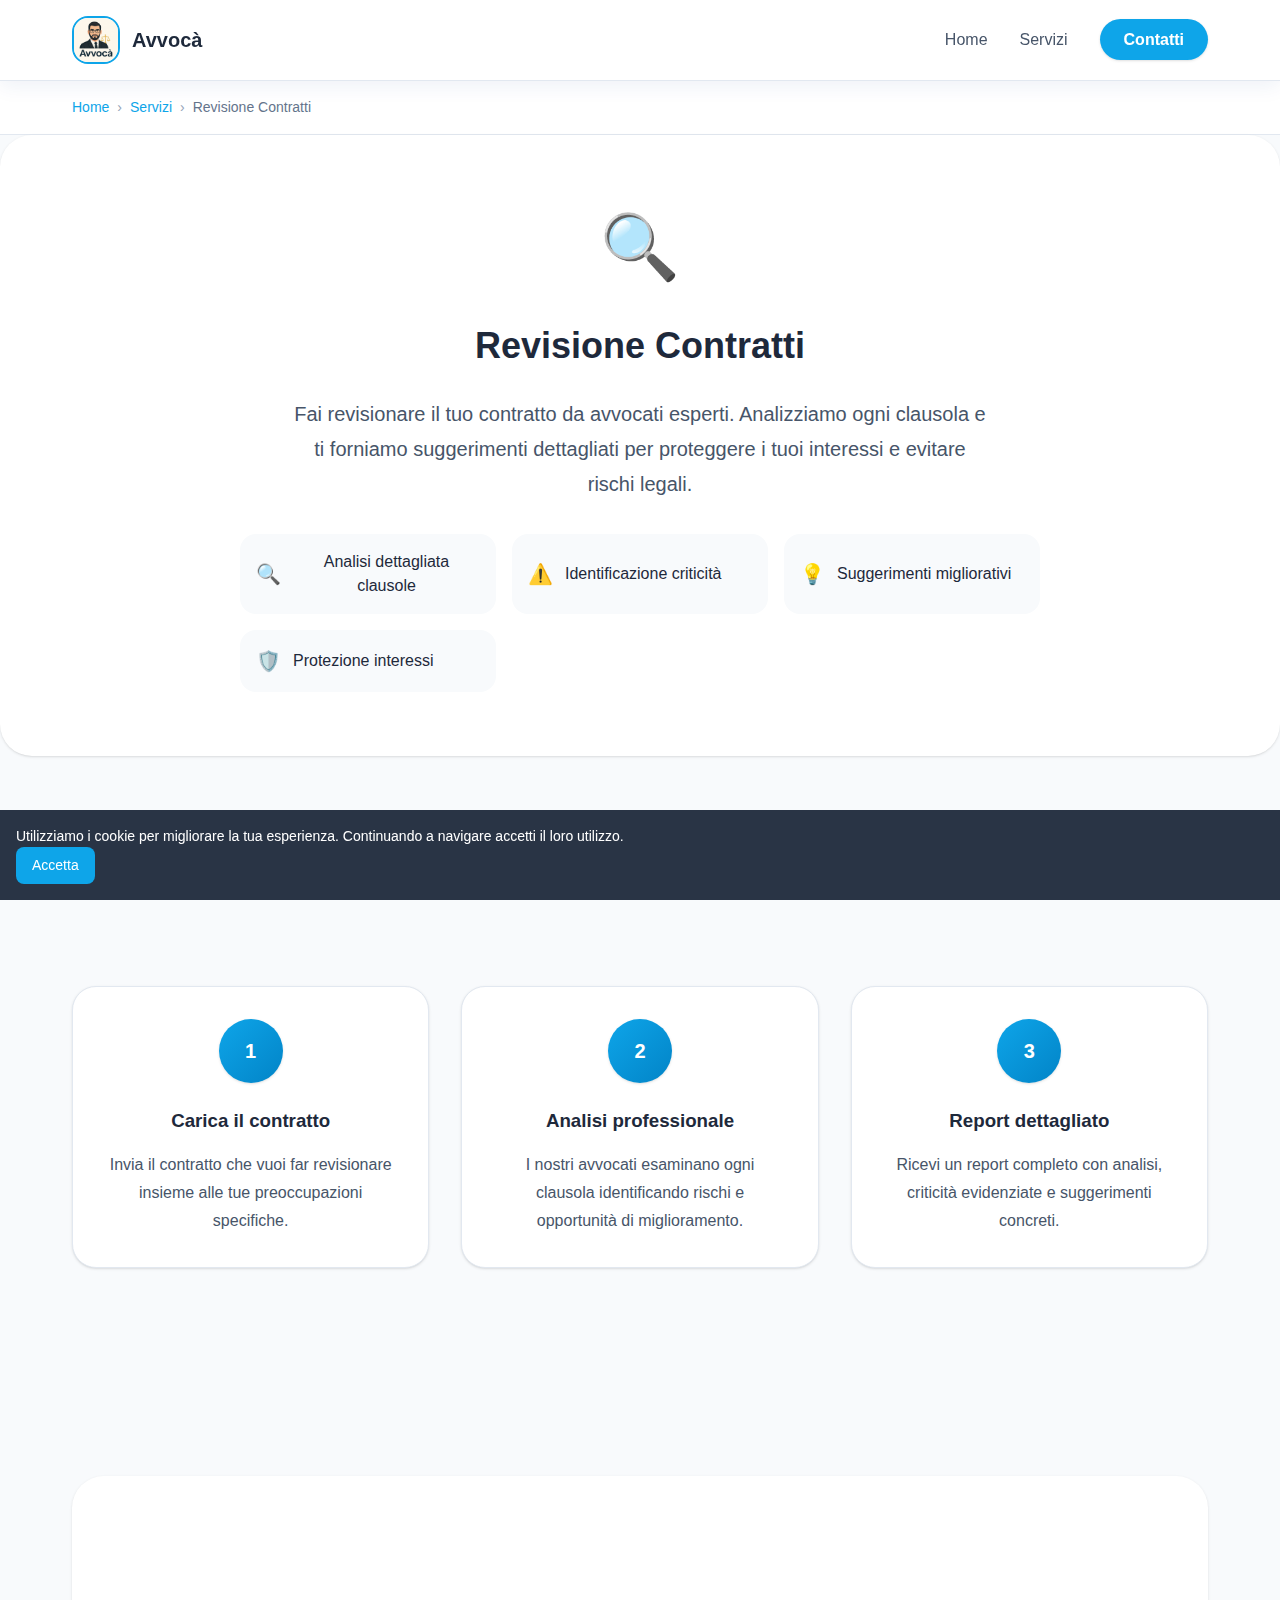
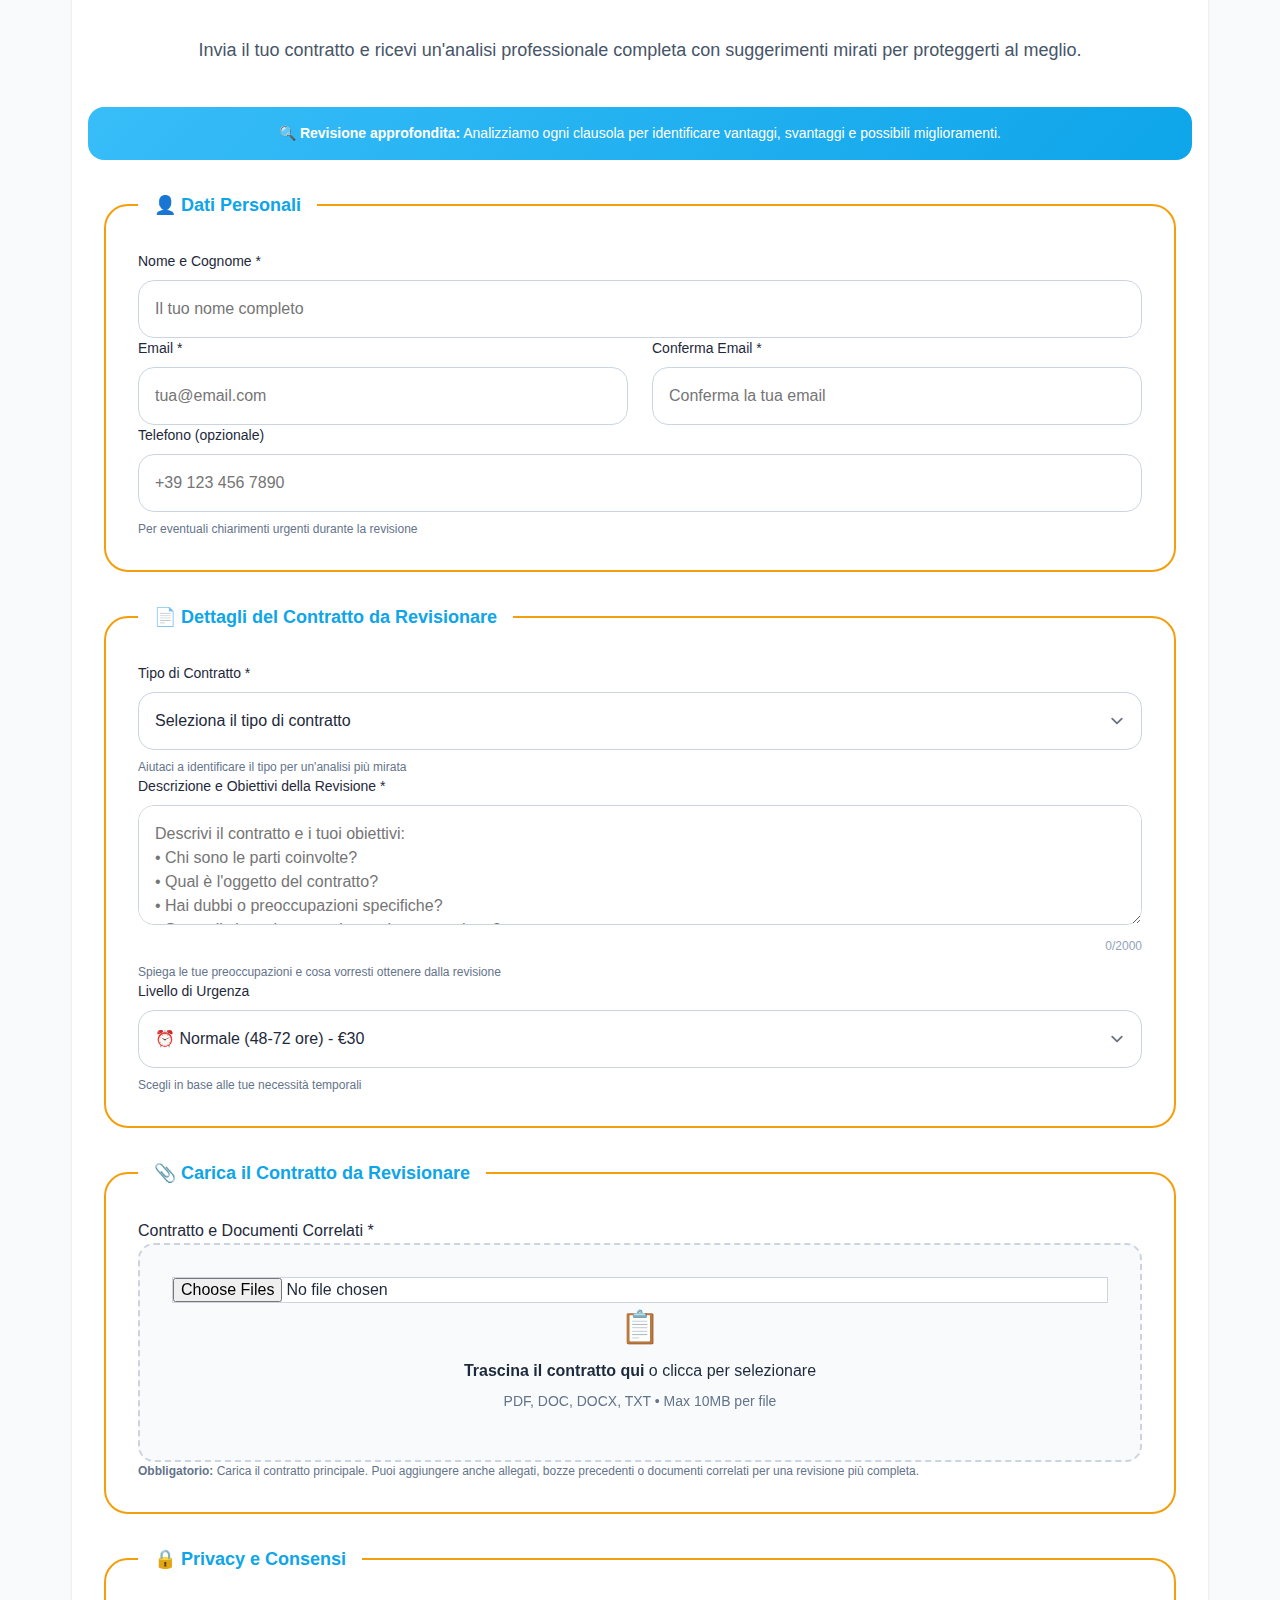
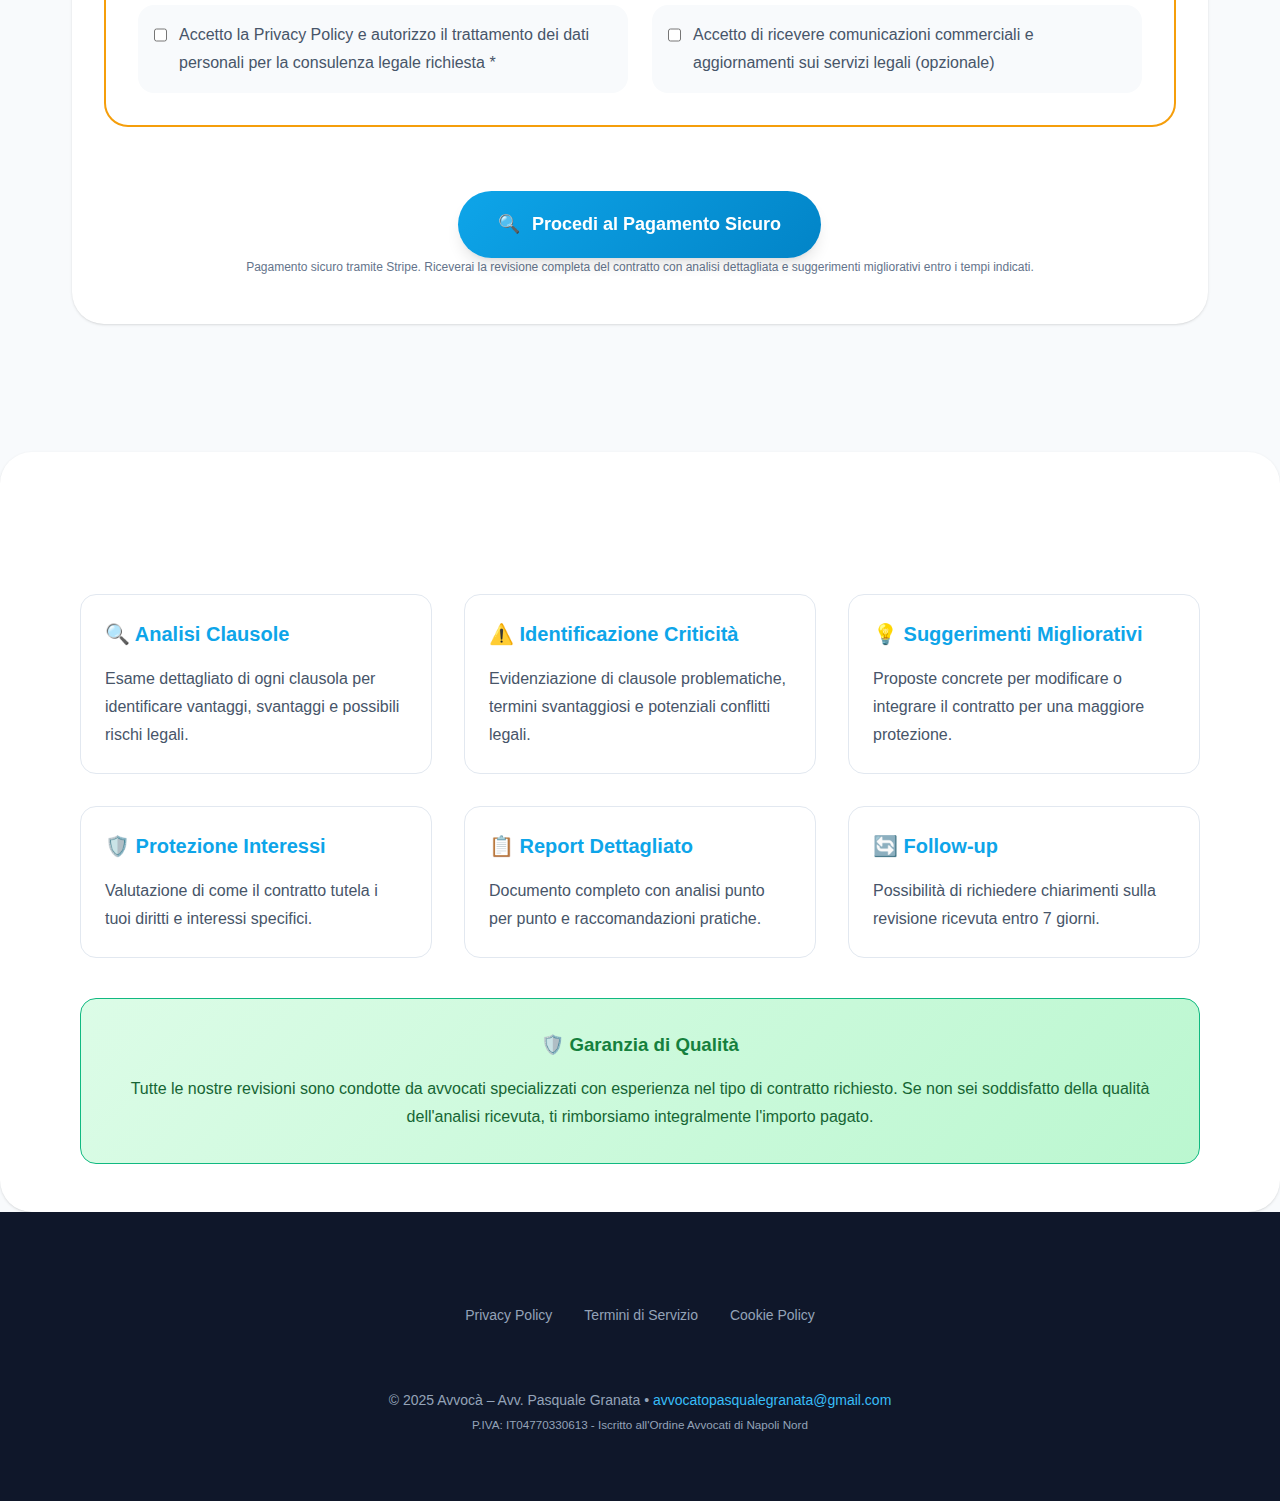
<file: pages/revisione.html>
<!DOCTYPE html>
<html lang="it" prefix="og: http://ogp.me/ns#">
<head>
  <meta charset="UTF-8">
  <meta name="viewport" content="width=device-width, initial-scale=1.0">
  <title>Revisione Contratti Online - Avvocà</title>
  <meta name="description" content="Revisione professionale di contratti online. Analisi clausole e suggerimenti migliorativi in 24-48 ore. €30 per proteggere i tuoi interessi.">
  
  <!-- Icons -->
  <link rel="icon" type="image/x-icon" href="../assets/favicon.ico">
  <link rel="preload" href="../css/style.css" as="style">
  <link rel="stylesheet" href="../css/style.css">
  
  <!-- Open Graph -->
  <meta property="og:title" content="Revisione Contratti Online - Avvocà">
  <meta property="og:description" content="Fai revisionare il tuo contratto da esperti. Analisi clausole e suggerimenti in 24-48 ore.">
  <meta property="og:url" content="https://avvoca.net/pages/revisione.html">
</head>
<body>
  <!-- Cookie Banner -->
  <div class="cookie-banner" style="display: none;">
    <div class="cookie-content">
      <p>Utilizziamo i cookie per migliorare la tua esperienza. Continuando a navigare accetti il loro utilizzo.</p>
      <button id="accept-cookies" class="cookie-btn">Accetta</button>
    </div>
  </div>

  <!-- Header -->
  <header role="banner">
    <div class="container">
      <nav role="navigation" aria-label="Navigazione principale">
        <a href="../index.html" class="logo" aria-label="Avvocà - Torna alla homepage">
          <div class="logo-img">
            <img src="../assets/logo-avvoca.jpeg" alt="Logo Avvocà" width="50" height="50">
          </div>
          <span class="logo-text">Avvocà</span>
        </a>
        
        <button class="hamburger" 
                type="button"
                aria-label="Menu di navigazione" 
                aria-expanded="false"
                aria-controls="mobile-navigation">
          <span></span>
          <span></span>
          <span></span>
        </button>
        
        <ul class="nav-links" id="mobile-navigation">
          <li><a href="../index.html">Home</a></li>
          <li><a href="../index.html#servizi">Servizi</a></li>
          <li><a href="../index.html#contatti" class="nav-cta">Contatti</a></li>
        </ul>
      </nav>
    </div>
    <div class="mobile-overlay"></div>
  </header>

  <!-- Breadcrumb -->
  <section class="breadcrumb">
    <div class="container">
      <ul class="breadcrumb-list">
        <li><a href="../index.html">Home</a></li>
        <li><a href="../index.html#servizi">Servizi</a></li>
        <li>Revisione Contratti</li>
      </ul>
    </div>
  </section>

  <!-- Main Content -->
  <main class="service-page">
    <!-- Service Hero -->
    <section class="service-hero">
      <div class="container">
        <div class="service-icon">🔍</div>
        <h1>Revisione Contratti</h1>
        <p class="service-subtitle">
          Fai revisionare il tuo contratto da avvocati esperti. Analizziamo ogni clausola 
          e ti forniamo suggerimenti dettagliati per proteggere i tuoi interessi e evitare rischi legali.
        </p>
        <div class="service-highlights">
          <div class="highlight-item">
            <span class="highlight-icon">🔍</span>
            <span>Analisi dettagliata clausole</span>
          </div>
          <div class="highlight-item">
            <span class="highlight-icon">⚠️</span>
            <span>Identificazione criticità</span>
          </div>
          <div class="highlight-item">
            <span class="highlight-icon">💡</span>
            <span>Suggerimenti migliorativi</span>
          </div>
          <div class="highlight-item">
            <span class="highlight-icon">🛡️</span>
            <span>Protezione interessi</span>
          </div>
        </div>
      </div>
    </section>

    <!-- Process Steps -->
    <section>
      <div class="container">
        <h2>Come funziona la revisione</h2>
        <div class="process-steps">
          <div class="process-step">
            <div class="step-number">1</div>
            <h3>Carica il contratto</h3>
            <p>Invia il contratto che vuoi far revisionare insieme alle tue preoccupazioni specifiche.</p>
          </div>
          <div class="process-step">
            <div class="step-number">2</div>
            <h3>Analisi professionale</h3>
            <p>I nostri avvocati esaminano ogni clausola identificando rischi e opportunità di miglioramento.</p>
          </div>
          <div class="process-step">
            <div class="step-number">3</div>
            <h3>Report dettagliato</h3>
            <p>Ricevi un report completo con analisi, criticità evidenziate e suggerimenti concreti.</p>
          </div>
        </div>
      </div>
    </section>

    <!-- Contact Form -->
    <section>
      <div class="container">
        <div class="service-form">
          <div class="form-description">
            <h2>Richiedi Revisione del tuo Contratto</h2>
            <p>Invia il tuo contratto e ricevi un'analisi professionale completa con suggerimenti mirati per proteggerti al meglio.</p>
          </div>

          <div class="form-instructions">
            🔍 <strong>Revisione approfondita:</strong> Analizziamo ogni clausola per identificare vantaggi, svantaggi e possibili miglioramenti.
          </div>

          <form id="serviceForm" class="contact-form" novalidate>
            <!-- Dati Personali -->
            <fieldset class="required-fieldset">
              <legend>👤 Dati Personali</legend>
              
              <div class="form-group">
                <label for="nome">Nome e Cognome *</label>
                <input type="text" id="nome" name="nome" required 
                       placeholder="Il tuo nome completo">
              </div>

              <div class="form-row">
                <div class="form-group">
                  <label for="email">Email *</label>
                  <input type="email" id="email" name="email" required 
                         placeholder="tua@email.com">
                </div>
                <div class="form-group">
                  <label for="email2">Conferma Email *</label>
                  <input type="email" id="email2" name="email2" required 
                         placeholder="Conferma la tua email">
                </div>
              </div>

              <div class="form-group">
                <label for="telefono">Telefono (opzionale)</label>
                <input type="tel" id="telefono" name="telefono" 
                       placeholder="+39 123 456 7890">
                <div class="field-help">Per eventuali chiarimenti urgenti durante la revisione</div>
              </div>
            </fieldset>

            <!-- Dettagli Contratto -->
            <fieldset class="required-fieldset">
              <legend>📄 Dettagli del Contratto da Revisionare</legend>
              
              <div class="form-group">
                <label for="macroarea">Tipo di Contratto *</label>
                <select name="macroarea" id="macroarea" required>
                  <option value="">Seleziona il tipo di contratto</option>
                  <option value="lavoro">Contratto di Lavoro</option>
                  <option value="affitto">Contratto di Affitto/Locazione</option>
                  <option value="vendita">Contratto di Vendita</option>
                  <option value="fornitura">Contratto di Fornitura</option>
                  <option value="servizi">Contratto di Servizi</option>
                  <option value="prestazione">Contratto di Prestazione</option>
                  <option value="societario">Contratto Societario</option>
                  <option value="franchising">Contratto di Franchising</option>
                  <option value="distribuzione">Contratto di Distribuzione</option>
                  <option value="licenza">Contratto di Licenza</option>
                  <option value="consulenza">Contratto di Consulenza</option>
                  <option value="privacy">Accordo Privacy/GDPR</option>
                  <option value="nda">Accordo di Riservatezza (NDA)</option>
                  <option value="altro">Altro tipo di contratto</option>
                </select>
                <div class="field-help">Aiutaci a identificare il tipo per un'analisi più mirata</div>
              </div>

              <div class="form-group">
                <label for="descrizione">Descrizione e Obiettivi della Revisione *</label>
                <textarea id="descrizione" name="descrizione" required 
                         minlength="50" maxlength="2000"
                         placeholder="Descrivi il contratto e i tuoi obiettivi:&#10;• Chi sono le parti coinvolte?&#10;• Qual è l'oggetto del contratto?&#10;• Hai dubbi o preoccupazioni specifiche?&#10;• Su quali clausole vorresti maggiore attenzione?&#10;• Cosa vuoi ottenere o evitare?&#10;• Hai già firmato o devi ancora firmare?&#10;&#10;Più dettagli fornisci, più mirata sarà la nostra revisione."></textarea>
                <div class="char-count">
                  <span id="descrizione-counter">0/2000</span>
                </div>
                <div class="field-help">Spiega le tue preoccupazioni e cosa vorresti ottenere dalla revisione</div>
              </div>

              <div class="form-group">
                <label for="urgenza">Livello di Urgenza</label>
                <select name="urgenza" id="urgenza">
                  <option value="normale">⏰ Normale (48-72 ore) - €30</option>
                  <option value="rapida">🚀 Rapida (24 ore) - €45 (+€15)</option>
                  <option value="urgente">⚡ Urgente (12 ore) - €60 (+€30)</option>
                </select>
                <div class="field-help">Scegli in base alle tue necessità temporali</div>
              </div>
            </fieldset>

            <!-- File Upload -->
            <fieldset class="required-fieldset">
              <legend>📎 Carica il Contratto da Revisionare</legend>
              <div class="file-group">
                <label for="documenti">Contratto e Documenti Correlati *</label>
                <div class="file-drop-zone">
                  <input type="file" id="documenti" name="documenti" 
                         multiple accept=".pdf,.doc,.docx,.txt" required>
                  <div class="file-drop-icon">📋</div>
                  <div><strong>Trascina il contratto qui</strong> o clicca per selezionare</div>
                  <div class="file-drop-text">PDF, DOC, DOCX, TXT • Max 10MB per file</div>
                </div>
                <div class="field-help">
                  <strong>Obbligatorio:</strong> Carica il contratto principale. Puoi aggiungere anche allegati, bozze precedenti o documenti correlati per una revisione più completa.
                </div>
              </div>
            </fieldset>

            <!-- Privacy -->
            <fieldset class="required-fieldset">
              <legend>🔒 Privacy e Consensi</legend>
              <div class="checkbox-group">
                <div class="checkbox-wrapper">
                  <input type="checkbox" id="privacy" name="privacy" required>
                  <label for="privacy">
                    Accetto la Privacy Policy e autorizzo il trattamento dei dati personali per la consulenza legale richiesta *
                  </label>
                </div>
                <div class="checkbox-wrapper">
                  <input type="checkbox" id="marketing" name="marketing">
                  <label for="marketing">
                    Accetto di ricevere comunicazioni commerciali e aggiornamenti sui servizi legali (opzionale)
                  </label>
                </div>
              </div>
            </fieldset>
            

            <!-- Submit -->
            <div class="form-submit">
              <button type="submit" class="submit-btn">
                <span class="submit-icon">🔍</span>
                Procedi al Pagamento Sicuro
              </button>
              <p class="field-help">
                Pagamento sicuro tramite Stripe. Riceverai la revisione completa del contratto 
                con analisi dettagliata e suggerimenti migliorativi entro i tempi indicati.
              </p>
            </div>
          </form>
        </div>
      </div>
    </section>

    <!-- Service Details -->
    <section class="service-details">
      <div class="container">
        <h2>Cosa Include la Revisione</h2>
        <div class="details-grid">
          <div class="detail-item">
            <h3>🔍 Analisi Clausole</h3>
            <p>Esame dettagliato di ogni clausola per identificare vantaggi, svantaggi e possibili rischi legali.</p>
          </div>
          <div class="detail-item">
            <h3>⚠️ Identificazione Criticità</h3>
            <p>Evidenziazione di clausole problematiche, termini svantaggiosi e potenziali conflitti legali.</p>
          </div>
          <div class="detail-item">
            <h3>💡 Suggerimenti Migliorativi</h3>
            <p>Proposte concrete per modificare o integrare il contratto per una maggiore protezione.</p>
          </div>
          <div class="detail-item">
            <h3>🛡️ Protezione Interessi</h3>
            <p>Valutazione di come il contratto tutela i tuoi diritti e interessi specifici.</p>
          </div>
          <div class="detail-item">
            <h3>📋 Report Dettagliato</h3>
            <p>Documento completo con analisi punto per punto e raccomandazioni pratiche.</p>
          </div>
          <div class="detail-item">
            <h3>🔄 Follow-up</h3>
            <p>Possibilità di richiedere chiarimenti sulla revisione ricevuta entro 7 giorni.</p>
          </div>
        </div>
        
        <div class="service-guarantee">
          <h3>🛡️ Garanzia di Qualità</h3>
          <p>Tutte le nostre revisioni sono condotte da avvocati specializzati con esperienza nel tipo di contratto richiesto. Se non sei soddisfatto della qualità dell'analisi ricevuta, ti rimborsiamo integralmente l'importo pagato.</p>
        </div>
      </div>
    </section>
  </main>

  <!-- Footer -->
  <footer role="contentinfo">
    <div class="container">
      <div class="footer-content">
        <nav class="footer-links">
          <a href="../pages/privacy.html">Privacy Policy</a>
          <a href="../pages/termini.html">Termini di Servizio</a>
          <a href="../pages/cookies.html">Cookie Policy</a>
        </nav>
        
        <div class="copyright">
          <p>
            © 2025 Avvocà – Avv. Pasquale Granata • 
            <a href="mailto:avvocatopasqualegranata@gmail.com">avvocatopasqualegranata@gmail.com</a><br>
            <small>P.IVA: IT04770330613 - Iscritto all'Ordine Avvocati di Napoli Nord</small>
          </p>
        </div>
      </div>
    </div>
  </footer>

  <script src="../js/script.js" defer></script>
</body>
</html>
</file>
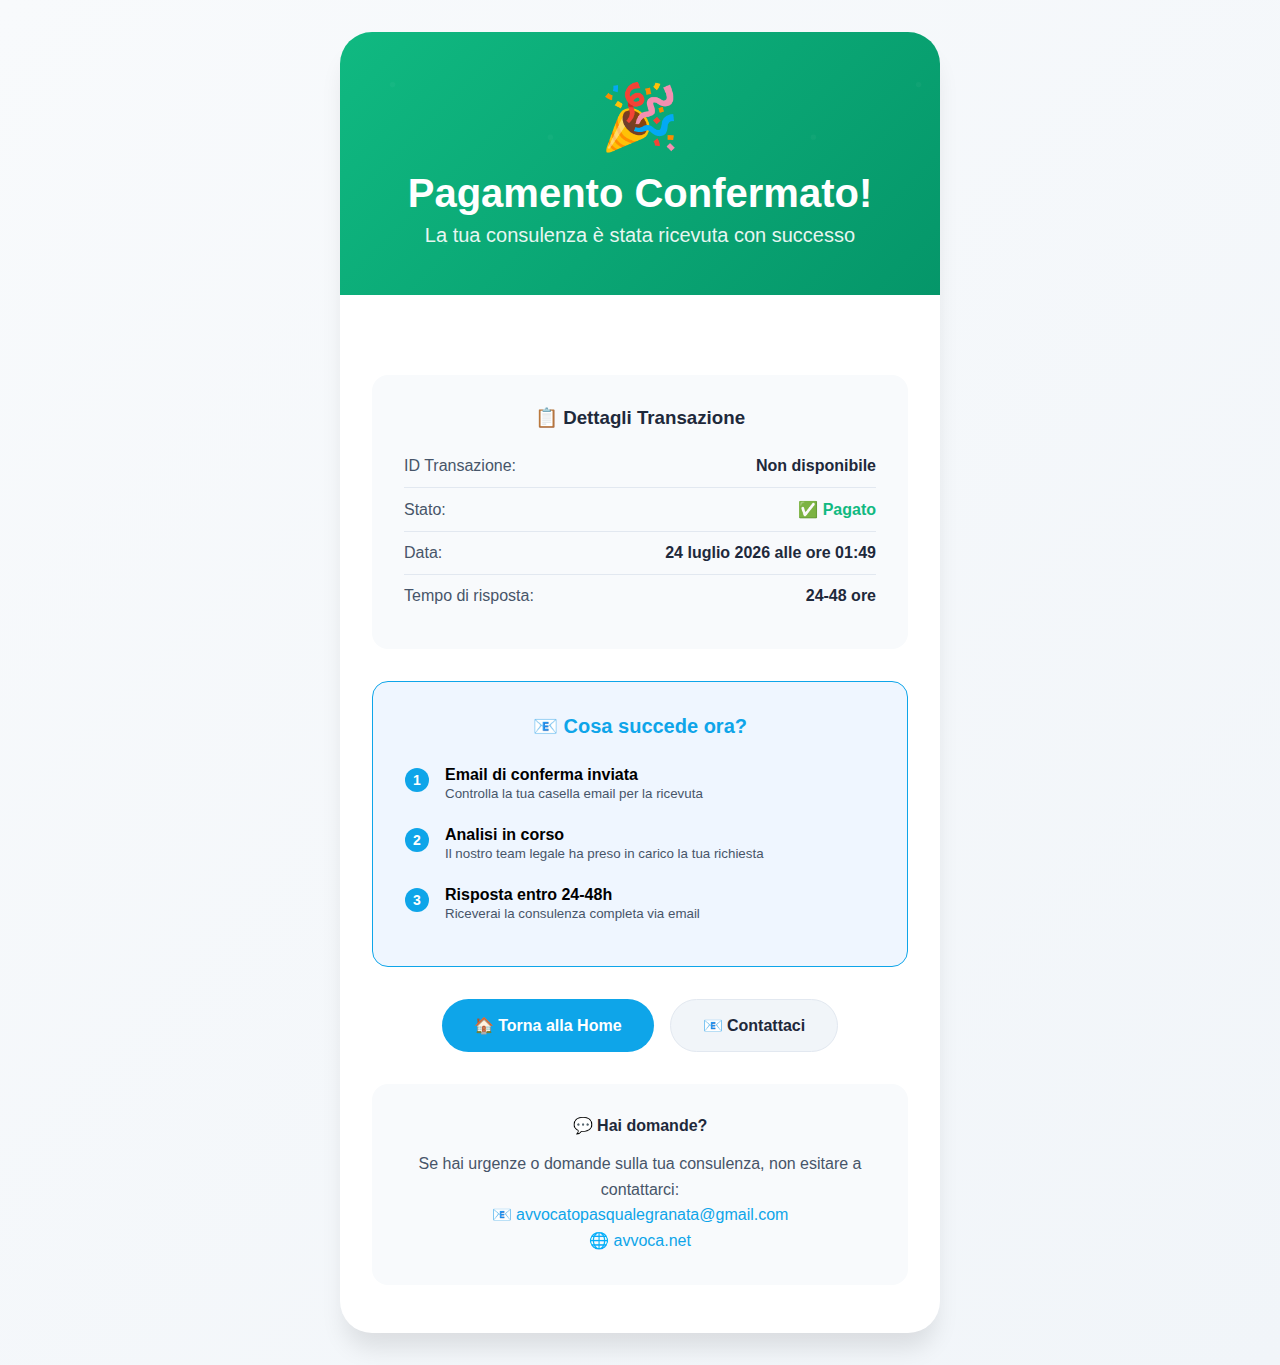
<file: pages/success.html>
<!DOCTYPE html>
<html lang="it">
<head>
  <meta charset="UTF-8">
  <meta name="viewport" content="width=device-width, initial-scale=1.0">
  <title>Pagamento Confermato - Avvocà</title>
  <link rel="icon" type="image/x-icon" href="../assets/favicon.ico">
  <meta name="robots" content="noindex, nofollow">
  
  <!-- CSS Inline per pagina standalone -->
  <style>
    :root {
      --primary: #0ea5e9;
      --primary-dark: #0284c7;
      --success: #10b981;
      --white: #ffffff;
      --gray-50: #f8fafc;
      --gray-100: #f1f5f9;
      --gray-800: #1e293b;
      --text-primary: #1e293b;
      --text-secondary: #475569;
    }
    
    * {
      margin: 0;
      padding: 0;
      box-sizing: border-box;
    }
    
    body {
      font-family: 'Inter', -apple-system, BlinkMacSystemFont, 'Segoe UI', Roboto, sans-serif;
      background: linear-gradient(135deg, var(--gray-50) 0%, var(--gray-100) 100%);
      min-height: 100vh;
      display: flex;
      align-items: center;
      justify-content: center;
      padding: 2rem;
    }
    
    .success-container {
      background: var(--white);
      border-radius: 2rem;
      box-shadow: 0 20px 25px -5px rgb(0 0 0 / 0.1);
      max-width: 600px;
      width: 100%;
      text-align: center;
      overflow: hidden;
    }
    
    .success-header {
      background: linear-gradient(135deg, var(--success), #059669);
      color: var(--white);
      padding: 3rem 2rem;
      position: relative;
    }
    
    .success-header::before {
      content: '';
      position: absolute;
      inset: 0;
      background: url('data:image/svg+xml,<svg xmlns="http://www.w3.org/2000/svg" viewBox="0 0 100 100"><circle cx="20" cy="20" r="1" fill="white" opacity="0.1"/><circle cx="80" cy="40" r="1" fill="white" opacity="0.1"/><circle cx="40" cy="80" r="1" fill="white" opacity="0.1"/></svg>');
      opacity: 0.3;
    }
    
    .success-icon {
      font-size: 4rem;
      margin-bottom: 1rem;
      display: block;
      position: relative;
      z-index: 2;
    }
    
    .success-title {
      font-size: 2.5rem;
      font-weight: 700;
      margin-bottom: 0.5rem;
      position: relative;
      z-index: 2;
    }
    
    .success-subtitle {
      font-size: 1.25rem;
      opacity: 0.9;
      position: relative;
      z-index: 2;
    }
    
    .success-body {
      padding: 3rem 2rem;
    }
    
    .transaction-details {
      background: var(--gray-50);
      border-radius: 1rem;
      padding: 2rem;
      margin: 2rem 0;
      text-align: left;
    }
    
    .detail-row {
      display: flex;
      justify-content: space-between;
      align-items: center;
      padding: 0.75rem 0;
      border-bottom: 1px solid #e2e8f0;
    }
    
    .detail-row:last-child {
      border-bottom: none;
    }
    
    .detail-label {
      font-weight: 500;
      color: var(--text-secondary);
    }
    
    .detail-value {
      font-weight: 600;
      color: var(--text-primary);
    }
    
    .next-steps {
      background: #eff6ff;
      border: 1px solid var(--primary);
      border-radius: 1rem;
      padding: 2rem;
      margin: 2rem 0;
    }
    
    .next-steps h3 {
      color: var(--primary);
      margin-bottom: 1rem;
      font-size: 1.25rem;
    }
    
    .steps-list {
      list-style: none;
      text-align: left;
    }
    
    .steps-list li {
      padding: 0.75rem 0;
      display: flex;
      align-items: flex-start;
      gap: 1rem;
    }
    
    .step-icon {
      background: var(--primary);
      color: var(--white);
      width: 24px;
      height: 24px;
      border-radius: 50%;
      display: flex;
      align-items: center;
      justify-content: center;
      font-size: 0.875rem;
      font-weight: 600;
      flex-shrink: 0;
      margin-top: 0.125rem;
    }
    
    .buttons {
      display: flex;
      gap: 1rem;
      justify-content: center;
      flex-wrap: wrap;
      margin-top: 2rem;
    }
    
    .btn {
      display: inline-flex;
      align-items: center;
      gap: 0.5rem;
      padding: 1rem 2rem;
      border-radius: 3rem;
      font-weight: 600;
      text-decoration: none;
      transition: all 0.2s ease;
      border: none;
      cursor: pointer;
      font-size: 1rem;
    }
    
    .btn-primary {
      background: var(--primary);
      color: var(--white);
    }
    
    .btn-primary:hover {
      background: var(--primary-dark);
      transform: translateY(-2px);
    }
    
    .btn-secondary {
      background: var(--gray-100);
      color: var(--text-primary);
      border: 1px solid #e2e8f0;
    }
    
    .btn-secondary:hover {
      background: #e2e8f0;
    }
    
    .contact-info {
      background: var(--gray-50);
      border-radius: 1rem;
      padding: 2rem;
      margin-top: 2rem;
    }
    
    .contact-info h4 {
      color: var(--text-primary);
      margin-bottom: 1rem;
    }
    
    .contact-info p {
      color: var(--text-secondary);
      line-height: 1.6;
    }
    
    .contact-info a {
      color: var(--primary);
      text-decoration: none;
      font-weight: 500;
    }
    
    .loading {
      display: none;
      align-items: center;
      gap: 0.5rem;
      color: var(--text-secondary);
      margin: 1rem 0;
    }
    
    .spinner {
      width: 20px;
      height: 20px;
      border: 2px solid #e2e8f0;
      border-top: 2px solid var(--primary);
      border-radius: 50%;
      animation: spin 1s linear infinite;
    }
    
    @keyframes spin {
      0% { transform: rotate(0deg); }
      100% { transform: rotate(360deg); }
    }
    
    @media (max-width: 640px) {
      body {
        padding: 1rem;
      }
      
      .success-header {
        padding: 2rem 1rem;
      }
      
      .success-title {
        font-size: 2rem;
      }
      
      .success-body {
        padding: 2rem 1rem;
      }
      
      .transaction-details,
      .next-steps,
      .contact-info {
        padding: 1.5rem;
      }
      
      .buttons {
        flex-direction: column;
      }
      
      .btn {
        width: 100%;
        justify-content: center;
      }
    }
  </style>
</head>
<body>
  <div class="success-container">
    <div class="success-header">
      <div class="success-icon">🎉</div>
      <h1 class="success-title">Pagamento Confermato!</h1>
      <p class="success-subtitle">La tua consulenza è stata ricevuta con successo</p>
    </div>
    
    <div class="success-body">
      <div class="transaction-details">
        <h3 style="margin-bottom: 1rem; color: var(--text-primary); text-align: center;">📋 Dettagli Transazione</h3>
        <div class="detail-row">
          <span class="detail-label">ID Transazione:</span>
          <span class="detail-value" id="session-id">Caricamento...</span>
        </div>
        <div class="detail-row">
          <span class="detail-label">Stato:</span>
          <span class="detail-value" style="color: var(--success);">✅ Pagato</span>
        </div>
        <div class="detail-row">
          <span class="detail-label">Data:</span>
          <span class="detail-value" id="transaction-date">-</span>
        </div>
        <div class="detail-row">
          <span class="detail-label">Tempo di risposta:</span>
          <span class="detail-value">24-48 ore</span>
        </div>
      </div>
      
      <div class="next-steps">
        <h3>📧 Cosa succede ora?</h3>
        <ul class="steps-list">
          <li>
            <div class="step-icon">1</div>
            <div>
              <strong>Email di conferma inviata</strong><br>
              <small style="color: var(--text-secondary);">Controlla la tua casella email per la ricevuta</small>
            </div>
          </li>
          <li>
            <div class="step-icon">2</div>
            <div>
              <strong>Analisi in corso</strong><br>
              <small style="color: var(--text-secondary);">Il nostro team legale ha preso in carico la tua richiesta</small>
            </div>
          </li>
          <li>
            <div class="step-icon">3</div>
            <div>
              <strong>Risposta entro 24-48h</strong><br>
              <small style="color: var(--text-secondary);">Riceverai la consulenza completa via email</small>
            </div>
          </li>
        </ul>
      </div>
      
      <div class="loading" id="loading">
        <div class="spinner"></div>
        <span>Caricamento dettagli...</span>
      </div>
      
      <div class="buttons">
        <a href="../index.html" class="btn btn-primary">
          🏠 Torna alla Home
        </a>
        <a href="mailto:avvocatopasqualegranata@gmail.com" class="btn btn-secondary">
          📧 Contattaci
        </a>
      </div>
      
      <div class="contact-info">
        <h4>💬 Hai domande?</h4>
        <p>
          Se hai urgenze o domande sulla tua consulenza, non esitare a contattarci:<br>
          📧 <a href="mailto:avvocatopasqualegranata@gmail.com">avvocatopasqualegranata@gmail.com</a><br>
          🌐 <a href="../index.html">avvoca.net</a>
        </p>
      </div>
    </div>
  </div>

  <script>
    // Estrai session ID dall'URL
    const urlParams = new URLSearchParams(window.location.search);
    const sessionId = urlParams.get('session_id');
    
    document.addEventListener('DOMContentLoaded', function() {
      // Mostra session ID se presente
      if (sessionId) {
        document.getElementById('session-id').textContent = sessionId;
      } else {
        document.getElementById('session-id').textContent = 'Non disponibile';
      }
      
      // Mostra data corrente
      const now = new Date();
      document.getElementById('transaction-date').textContent = now.toLocaleDateString('it-IT', {
        year: 'numeric',
        month: 'long',
        day: 'numeric',
        hour: '2-digit',
        minute: '2-digit'
      });
      
      // Nascondi loading
      document.getElementById('loading').style.display = 'none';
      
      // Analytics event (se disponibile)
      if (typeof gtag !== 'undefined') {
        gtag('event', 'purchase', {
          'transaction_id': sessionId,
          'value': 30, // Valore base
          'currency': 'EUR',
          'event_category': 'Legal Service',
          'event_label': 'Payment Completed'
        });
      }
      
      // Confetti animation (opzionale)
      if (window.confetti) {
        confetti({
          particleCount: 100,
          spread: 70,
          origin: { y: 0.6 }
        });
      }
    });
    
    // Auto-redirect dopo 5 minuti se utente inattivo
    let redirectTimer = setTimeout(() => {
      if (confirm('Vuoi tornare alla homepage?')) {
        window.location.href = '../index.html';
      }
    }, 5 * 60 * 1000);
    
    // Reset timer su interazione utente
    ['click', 'scroll', 'keypress'].forEach(event => {
      document.addEventListener(event, () => {
        clearTimeout(redirectTimer);
        redirectTimer = setTimeout(() => {
          window.location.href = '../index.html';
        }, 5 * 60 * 1000);
      }, { once: true });
    });
  </script>
</body>
</html>
</file>
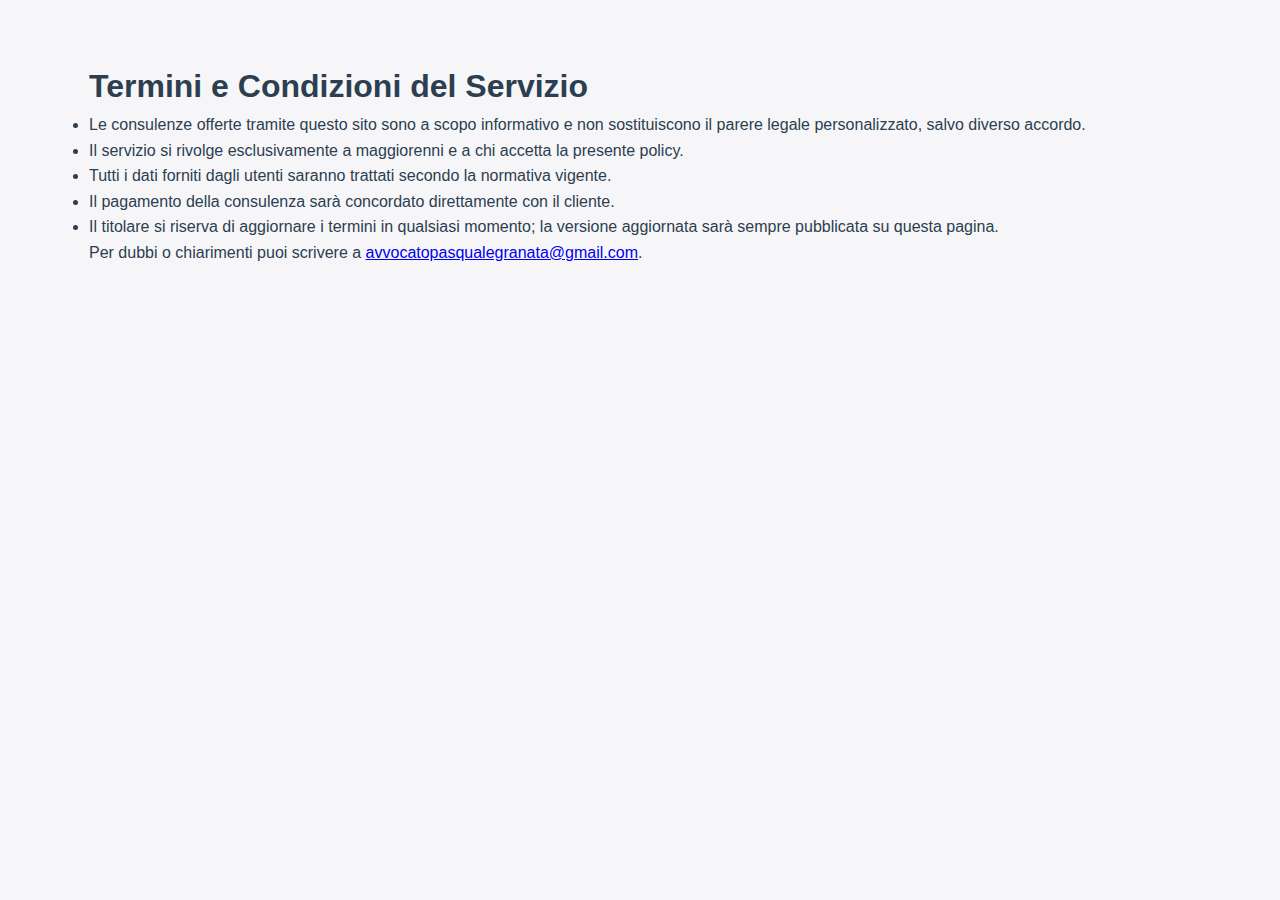
<file: pages/termini.html>
<!DOCTYPE html>
<html lang="it">
<head>
  <meta charset="UTF-8">
  <title>Termini e Condizioni – Avvocato Pasquale Granata</title>
  <meta name="viewport" content="width=device-width, initial-scale=1.0">
  <link rel="stylesheet" href="../style.css">
</head>
<body>
  <section>
    <h1>Termini e Condizioni del Servizio</h1>
    <ul>
      <li>Le consulenze offerte tramite questo sito sono a scopo informativo e non sostituiscono il parere legale personalizzato, salvo diverso accordo.</li>
      <li>Il servizio si rivolge esclusivamente a maggiorenni e a chi accetta la presente policy.</li>
      <li>Tutti i dati forniti dagli utenti saranno trattati secondo la normativa vigente.</li>
      <li>Il pagamento della consulenza sarà concordato direttamente con il cliente.</li>
      <li>Il titolare si riserva di aggiornare i termini in qualsiasi momento; la versione aggiornata sarà sempre pubblicata su questa pagina.</li>
    </ul>
    <p>
      Per dubbi o chiarimenti puoi scrivere a <a href="mailto:avvocatopasqualegranata@gmail.com">avvocatopasqualegranata@gmail.com</a>.
    </p>
  </section>
</body>
</html>
</file>
<file: style.css>
@import url('https://fonts.googleapis.com/css2?family=Inter:wght@300;400;500;600;700&display=swap');

* {
  margin: 0;
  padding: 0;
  box-sizing: border-box;
}

body {
  font-family: 'Inter', sans-serif;
  line-height: 1.6;
  color: #2c3e50;
  background: #f6f6f9;
}

/* ===== HEADER E NAVIGATION ===== */
header {
  background: white;
  box-shadow: 0 2px 20px rgba(0,0,0,0.08);
  position: sticky;
  top: 0;
  z-index: 100;
}

nav {
  display: flex;
  justify-content: space-between;
  align-items: center;
  padding: 1.1rem 2rem;
  max-width: 1200px;
  margin: 0 auto;
}

.logo {
  display: flex;
  align-items: center;
  gap: 12px;
  font-size: 1.7rem;
  font-weight: 700;
  color: #2c3e50;
  text-decoration: none;
}

.logo-img {
  width: 44px;
  height: 44px;
  background: #fff;
  border-radius: 8px;
  display: flex;
  align-items: center;
  justify-content: center;
  object-fit: cover;
  border: 2px solid #f59e0b;
}

.logo-img img {
  width: 100%;
  height: 100%;
  object-fit: cover;
  border-radius: 8px;
}


/* Navbar links */
nav ul {
  list-style: none;
  display: flex;
  gap: 2.2rem;
  align-items: center;
}

nav a {
  color: #374151;
  text-decoration: none;
  font-weight: 500;
  transition: all 0.3s;
  position: relative;
  padding: 4px 0;
}

nav a:hover,
nav a.active {
  color: #1e3a8a;
}

nav a:hover::after {
  content: '';
  position: absolute;
  bottom: -5px;
  left: 0;
  right: 0;
  height: 2px;
  background: linear-gradient(90deg, #2c3e50, #3b82f6);
  border-radius: 1px;
}

/* ===== HERO SECTION ===== */
.hero {
  background: linear-gradient(135deg, #1a2332 0%, #2c3e50 50%, #34495e 100%);
  color: white;
  padding: 5.5rem 1.5rem 5rem 1.5rem;
  text-align: center;
  position: relative;
  overflow: hidden;
}

.hero-content {
  max-width: 760px;
  margin: 0 auto;
  position: relative;
  z-index: 2;
}

.hero h1 {
  font-size: 2.8rem;
  font-weight: 700;
  margin-bottom: 1.1rem;
  line-height: 1.12;
}

.hero .subtitle {
  font-size: 1.15rem;
  margin-bottom: 2.3rem;
  opacity: 0.95;
  font-weight: 400;
}

.cta-primary {
  display: inline-block;
  background: linear-gradient(45deg, #f59e0b, #fbbf24);
  color: #1f2937;
  padding: 1rem 2.4rem;
  border-radius: 50px;
  text-decoration: none;
  font-weight: 600;
  font-size: 1.08rem;
  transition: all 0.25s;
  box-shadow: 0 8px 22px rgba(245, 158, 11, 0.23);
  border: none;
  cursor: pointer;
  margin-top: 0.3rem;
}

.cta-primary:hover {
  transform: translateY(-2px) scale(1.04);
  box-shadow: 0 12px 30px rgba(245, 158, 11, 0.37);
}

/* ===== SEZIONI GENERALI ===== */
section {
  padding: 3.8rem 1.5rem 3.8rem 1.5rem;
  max-width: 1150px;
  margin: 0 auto;
}

section h2 {
  font-size: 2.3rem;
  font-weight: 700;
  margin-bottom: 2rem;
  text-align: center;
  color: #2c3e50;
}

/* ===== CHI SONO ===== */
.chi-sono {
  background: linear-gradient(135deg, #f8fafc 0%, #e2e8f0 100%);
  margin-bottom: 1.5rem;
  border-radius: 18px;
}

.chi-sono-content {
  display: flex;
  gap: 2.7rem;
  align-items: flex-start;
  flex-wrap: wrap;
  justify-content: center;
}

.avatar-section {
  text-align: center;
  flex: 1 1 220px;
  min-width: 220px;
  max-width: 270px;
}

.avatar {
  width: 180px;
  height: 180px;
  background: linear-gradient(135deg, #f5f5dc, #e8e8d3);
  border-radius: 50%;
  margin: 0 auto 1.3rem auto;
  display: flex;
  align-items: center;
  justify-content: center;
  font-size: 3.5rem;
  color: #2c3e50;
  box-shadow: 0 7px 22px rgba(30, 58, 138, 0.15);
  border: 3px solid #1e3a8a;
  position: relative;
  overflow: hidden;
}

.avatar-photo {
  width: 180px;
  height: 180px;
  border-radius: 50%;
  margin: 0 auto 1.3rem auto;
  box-shadow: 0 7px 22px rgba(30, 58, 138, 0.15);
  border: 3px solid #1e3a8a;
  object-fit: cover;
  display: block;
}

.credentials {
  margin-top: 1.3rem;
  padding: 1.2rem;
  background: #fff;
  border-radius: 12px;
  box-shadow: 0 2px 9px rgba(0,0,0,0.07);
  font-size: 1.02rem;
  text-align: left;
}

.credentials h4 {
  color: #2c3e50;
  margin-bottom: 0.7rem;
  font-weight: 600;
}

.bio-text {
  flex: 2 1 340px;
  min-width: 270px;
  max-width: 580px;
  font-size: 1.13rem;
  line-height: 1.75;
  color: #374151;
  padding: 0.5rem 1rem;
}

.chi-sono-content > * {
  min-width: 220px;
}

/* ===== SERVIZI ===== */
.servizi-grid {
  display: grid;
  grid-template-columns: repeat(auto-fit, minmax(245px, 1fr));
  gap: 1.7rem;
  margin-top: 2.7rem;
}

.servizio-card {
  background: white;
  padding: 2rem 1.2rem;
  border-radius: 16px;
  box-shadow: 0 4px 17px rgba(0,0,0,0.07);
  border: 1px solid #e5e7eb;
  transition: all 0.23s;
  position: relative;
  overflow: hidden;
  display: flex;
  flex-direction: column;
  min-height: 180px;
  align-items: flex-start;
  justify-content: flex-start;
}

.servizio-card:hover {
  transform: translateY(-5px) scale(1.03);
  box-shadow: 0 8px 27px rgba(30, 58, 138, 0.13);
  border-color: #3b82f6;
}

.servizio-card::before {
  content: '';
  position: absolute;
  top: 0;
  left: 0;
  right: 0;
  height: 4px;
  background: linear-gradient(90deg, #2c3e50, #f59e0b);
}

.servizio-card h3 {
  color: #2c3e50;
  margin-bottom: 0.5rem;
  font-size: 1.18rem;
  font-weight: 600;
}

.servizio-card p {
  color: #6b7280;
  margin-bottom: 0;
  font-size: 1.02rem;
}

.prezzo {
  font-size: 1.2rem;
  font-weight: 700;
  color: #f59e0b;
  margin: 1.2rem 0 0.7rem 0;
}

/* ===== FORM CONTATTI ===== */
.contatti {
  background: linear-gradient(135deg, #2c3e50 0%, #3b82f6 100%);
  color: white;
  border-radius: 20px;
  margin-bottom: 2.2rem;
}

.contatti h2 {
  color: white;
}

.form-container {
  max-width: 520px;
  margin: 0 auto;
}

.form-intro {
  text-align: center;
  margin-bottom: 2.2rem;
  font-size: 1.11rem;
  opacity: 0.93;
  color: #e0e7ef;
}

.contact-form {
  background: white;
  padding: 2.2rem 1.3rem 1.8rem 1.3rem;
  border-radius: 18px;
  box-shadow: 0 10px 40px rgba(0,0,0,0.19);
  margin-bottom: 1rem;
}

.form-group {
  margin-bottom: 1.2rem;
}

.form-group label {
  display: block;
  margin-bottom: 0.5rem;
  color: #374151;
  font-weight: 500;
}

.form-group input,
.form-group textarea,
.form-group select {
  width: 100%;
  padding: 0.9rem;
  border: 2px solid #e5e7eb;
  border-radius: 7px;
  font-size: 1rem;
  font-family: inherit;
  transition: all 0.25s;
}

.form-group input:focus,
.form-group textarea:focus,
.form-group select:focus {
  outline: none;
  border-color: #3b82f6;
  box-shadow: 0 0 0 2px rgba(59, 130, 246, 0.11);
}

.form-group textarea {
  min-height: 110px;
  resize: vertical;
}

.submit-btn {
  width: 100%;
  background: linear-gradient(45deg, #2c3e50, #3b82f6);
  color: white;
  padding: 1.1rem;
  border: none;
  border-radius: 7px;
  font-size: 1.09rem;
  font-weight: 600;
  cursor: pointer;
  transition: all 0.23s;
  margin-top: 0.2rem;
}

.submit-btn:hover {
  background: linear-gradient(45deg, #1e40af, #2563eb);
  transform: translateY(-1px) scale(1.01);
}

/* ===== MESSAGGI FORM ===== */
.form-message {
  margin-top: 1.1rem;
  padding: 1rem;
  border-radius: 7px;
  transition: all 0.2s;
  font-size: 1rem;
}

.form-message.success {
  background-color: #dcfce7;
  border: 1px solid #bbf7d0;
  color: #166534;
}

.form-message.error {
  background-color: #fef2f2;
  border: 1px solid #fecaca;
  color: #dc2626;
}

.form-message h4 {
  margin: 0 0 0.5rem 0;
  font-weight: 600;
}

.form-message ul {
  margin: 0;
  padding-left: 1.1rem;
}

.form-message li {
  margin-bottom: 0.22rem;
}

.form-message p {
  margin: 0;
  text-align: left;
}

/* ===== FOOTER ===== */
footer {
  background: #1f2937;
  color: white;
  text-align: center;
  padding: 2.3rem 1rem 2.5rem 1rem;
  border-radius: 18px 18px 0 0;
}

.footer-content {
  max-width: 1200px;
  margin: 0 auto;
}

.footer-links {
  display: flex;
  justify-content: center;
  gap: 1.3rem;
  margin-bottom: 1.1rem;
  flex-wrap: wrap;
}

.footer-links a {
  color: #9ca3af;
  text-decoration: none;
  transition: color 0.21s;
  font-size: 1.03rem;
}

.footer-links a:hover {
  color: #fff;
}

.copyright {
  color: #d1d5db;
  font-size: 0.97rem;
}

/* ===== RESPONSIVE ===== */
@media (max-width: 1080px) {
  .chi-sono-content {
    flex-direction: column;
    gap: 1.5rem;
    align-items: center;
  }
  .bio-text {
    max-width: 97vw;
  }
}

@media (max-width: 900px) {
  nav {
    flex-direction: column;
    gap: 0.8rem;
    padding: 0.9rem;
  }
  nav ul {
    gap: 1.2rem;
  }
  section {
    padding: 2.3rem 0.8rem;
  }
}

@media (max-width: 700px) {
  .hero-content {
    max-width: 98vw;
  }
  .servizi-grid {
    grid-template-columns: 1fr;
    gap: 1.3rem;
  }
  .avatar-section, .bio-text {
    max-width: 99vw;
    min-width: 0;
  }
  .contact-form {
    padding: 1rem;
  }
  .footer-links {
    flex-direction: column;
    align-items: center;
    gap: 0.6rem;
  }
}

@media (max-width: 480px) {
  .hero h1 {
    font-size: 1.33rem;
  }
  .hero .subtitle {
    font-size: 0.98rem;
  }
  section h2 {
    font-size: 1.22rem;
  }
  .avatar,
  .avatar-photo {
    width: 120px;
    height: 120px;
  }
}
</file>
<file: css/style.css>
@import url('https://fonts.googleapis.com/css2?family=Inter:wght@300;400;500;600;700&display=swap');

/* ===== VARIABILI CSS MODERNE ===== */
:root {
  /* Colori Azzurri Moderni */
  --primary: #0ea5e9;        /* Sky-500 - Azzurro principale */
  --primary-light: #38bdf8;  /* Sky-400 - Azzurro chiaro */
  --primary-dark: #0284c7;   /* Sky-600 - Azzurro scuro */
  --primary-ultra: #0369a1;  /* Sky-700 - Per contrasti alti */
  
  /* Colori Neutri Chiari */
  --white: #ffffff;
  --gray-50: #f8fafc;
  --gray-100: #f1f5f9;
  --gray-200: #e2e8f0;
  --gray-300: #cbd5e1;
  --gray-400: #94a3b8;
  --gray-500: #64748b;
  --gray-600: #475569;
  --gray-700: #334155;
  --gray-800: #1e293b;
  --gray-900: #0f172a;
  
  /* Testi */
  --text-primary: #1e293b;   /* Testo principale scuro ma leggibile */
  --text-secondary: #475569; /* Testo secondario */
  --text-muted: #64748b;     /* Testo attenuato */
  --text-light: #94a3b8;    /* Testo chiaro */
  
  /* Feedback Colors */
  --success: #10b981;        /* Verde moderno */
  --error: #ef4444;          /* Rosso moderno */
  --warning: #f59e0b;        /* Arancione moderno */
  --info: var(--primary);    /* Info usa il primary */
  
  /* Spacing Scale */
  --space-1: 0.25rem;   /* 4px */
  --space-2: 0.5rem;    /* 8px */
  --space-3: 0.75rem;   /* 12px */
  --space-4: 1rem;      /* 16px */
  --space-5: 1.25rem;   /* 20px */
  --space-6: 1.5rem;    /* 24px */
  --space-8: 2rem;      /* 32px */
  --space-10: 2.5rem;   /* 40px */
  --space-12: 3rem;     /* 48px */
  --space-16: 4rem;     /* 64px */
  --space-20: 5rem;     /* 80px */
  --space-24: 6rem;     /* 96px */
  
  /* Shadows Moderne */
  --shadow-sm: 0 1px 2px 0 rgb(0 0 0 / 0.05);
  --shadow: 0 1px 3px 0 rgb(0 0 0 / 0.1), 0 1px 2px -1px rgb(0 0 0 / 0.1);
  --shadow-md: 0 4px 6px -1px rgb(0 0 0 / 0.1), 0 2px 4px -2px rgb(0 0 0 / 0.1);
  --shadow-lg: 0 10px 15px -3px rgb(0 0 0 / 0.1), 0 4px 6px -4px rgb(0 0 0 / 0.1);
  --shadow-xl: 0 20px 25px -5px rgb(0 0 0 / 0.1), 0 8px 10px -6px rgb(0 0 0 / 0.1);
  
  /* Border Radius */
  --radius-sm: 0.375rem;   /* 6px */
  --radius: 0.5rem;        /* 8px */
  --radius-md: 0.75rem;    /* 12px */
  --radius-lg: 1rem;       /* 16px */
  --radius-xl: 1.5rem;     /* 24px */
  --radius-2xl: 2rem;      /* 32px */
  --radius-full: 9999px;   /* Completamente rotondo */
  
  /* Transitions */
  --transition: all 0.15s ease-in-out;
  --transition-slow: all 0.3s ease-in-out;
  
  /* Typography */
  --font-family: 'Inter', -apple-system, BlinkMacSystemFont, 'Segoe UI', Roboto, sans-serif;
  --font-size-xs: 0.75rem;    /* 12px */
  --font-size-sm: 0.875rem;   /* 14px */
  --font-size-base: 1rem;     /* 16px */
  --font-size-lg: 1.125rem;   /* 18px */
  --font-size-xl: 1.25rem;    /* 20px */
  --font-size-2xl: 1.5rem;    /* 24px */
  --font-size-3xl: 1.875rem;  /* 30px */
  --font-size-4xl: 2.25rem;   /* 36px */
  --font-size-5xl: 3rem;      /* 48px */
  
  /* Line Heights */
  --leading-tight: 1.25;
  --leading-normal: 1.5;
  --leading-relaxed: 1.75;
}

/* ===== RESET MODERNO ===== */
*, *::before, *::after {
  box-sizing: border-box;
  margin: 0;
  padding: 0;
}

html {
  scroll-behavior: smooth;
  -webkit-text-size-adjust: 100%;
  font-feature-settings: 'cv02', 'cv03', 'cv04', 'cv11';
  overflow-x: hidden; /* Previeni scroll orizzontale */
}

body {
  font-family: var(--font-family);
  font-size: var(--font-size-base);
  line-height: var(--leading-normal);
  color: var(--text-primary);
  background-color: var(--gray-50);
  -webkit-font-smoothing: antialiased;
  -moz-osx-font-smoothing: grayscale;
  overflow-x: hidden; /* Previeni scroll orizzontale mobile */
  width: 100%;
  position: relative;
}

img, picture, video, canvas, svg {
  display: block;
  max-width: 100%;
  height: auto;
}

input, button, textarea, select {
  font: inherit;
  color: inherit;
}

button {
  cursor: pointer;
  border: none;
  background: none;
}

a {
  color: inherit;
  text-decoration: none;
}

/* Focus moderno */
*:focus-visible {
  outline: 2px solid var(--primary);
  outline-offset: 2px;
  border-radius: var(--radius-sm);
}

/* ===== UTILITIES ===== */
.container {
  width: 100%;
  max-width: 1200px;
  margin: 0 auto;
  padding-left: var(--space-4);
  padding-right: var(--space-4);
}

@media (min-width: 640px) {
  .container { padding-left: var(--space-6); padding-right: var(--space-6); }
}

@media (min-width: 1024px) {
  .container { padding-left: var(--space-8); padding-right: var(--space-8); }
}

.sr-only {
  position: absolute;
  width: 1px;
  height: 1px;
  padding: 0;
  margin: -1px;
  overflow: hidden;
  clip: rect(0, 0, 0, 0);
  white-space: nowrap;
  border: 0;
}

/* ===== COOKIE BANNER ===== */
.cookie-banner {
  position: fixed;
  bottom: 0;
  left: 0;
  right: 0;
  background: rgba(30, 41, 59, 0.95);
  backdrop-filter: blur(10px);
  color: white;
  display: flex;
  align-items: center;
  justify-content: space-between;
  gap: var(--space-4);
  padding: var(--space-4);
  z-index: 50;
  transform: translateY(0);
  transition: transform 0.3s ease;
  font-size: var(--font-size-sm);
}

.cookie-banner.hide {
  transform: translateY(100%);
}

.cookie-banner a {
  color: var(--primary-light);
  text-decoration: underline;
}

.cookie-banner button {
  background: var(--primary);
  color: var(--white);
  padding: var(--space-2) var(--space-4);
  border-radius: var(--radius);
  font-weight: 500;
  transition: var(--transition);
  white-space: nowrap;
}

.cookie-banner button:hover {
  background: var(--primary-dark);
  transform: translateY(-1px);
}

@media (max-width: 640px) {
  .cookie-banner {
    flex-direction: column;
    text-align: center;
  }
}

/* ===== HEADER ===== */
header {
  background: rgba(255, 255, 255, 0.95);
  backdrop-filter: blur(10px);
  border-bottom: 1px solid var(--gray-200);
  position: sticky;
  top: 0;
  z-index: 500;
  box-shadow: 0 4px 20px rgba(30,58,138,0.08);
}

nav {
  display: flex;
  align-items: center;
  justify-content: space-between;
  height: 80px;
}

.logo {
  display: flex;
  align-items: center;
  gap: var(--space-3);
  font-weight: 700;
  font-size: var(--font-size-xl);
  
  transition: var(--transition);
}

.logo:hover {
  transform: translateY(-1px);
}

.logo-img {
  width: 48px;
  height: 48px;
  border-radius: var(--radius-lg);
  overflow: hidden;
  border: 2px solid var(--primary);
  background: var(--white);
}

.logo-img img {
  width: 100%;
  height: 100%;
  object-fit: cover;
}

.nav-links {
  display: flex;
  align-items: center;
  gap: var(--space-8);
  list-style: none;
  
}

.nav-links a {
  font-weight: 500;
  color: var(--text-secondary);
  transition: var(--transition);
  position: relative;
  padding: var(--space-2) 0;
}

.nav-links a:hover {
  color: var(--primary);
}

.nav-links a::after {
  content: '';
  position: absolute;
  bottom: 0;
  left: 0;
  width: 0;
  height: 2px;
  background: var(--primary);
  transition: width 0.2s ease;
}

.nav-links a:hover::after {
  width: 100%;
}

.nav-cta {
  background: var(--primary) !important;
  color: var(--white) !important;
  padding: var(--space-3) var(--space-6) !important;
  border-radius: var(--radius-full) !important;
  font-weight: 600 !important;
  box-shadow: var(--shadow) !important;
  transition: var(--transition) !important;
}

.nav-cta:hover {
  background: var(--primary-dark) !important;
  transform: translateY(-2px) !important;
  box-shadow: var(--shadow-lg) !important;
}

.nav-cta::after {
  display: none !important;
}

/* ===== HAMBURGER MENU ACCESSIBILE ===== */
.hamburger {
  display: none;
  flex-direction: column;
  gap: 4px;
  width: 44px; /* Touch target accessibile */
  height: 44px;
  padding: var(--space-2);
  border-radius: var(--radius);
  transition: var(--transition);
  background: var(--white);
  border: 2px solid var(--gray-300);
  justify-content: center;
  align-items: center;
}

.hamburger:hover {
  background: var(--gray-100);
  border-color: var(--primary);
}

.hamburger span {
  display: block;
  width: 24px;
  height: 3px;
  background: var(--text-primary);
  border-radius: 2px;
  transition: var(--transition);
}

.hamburger.active {
  background: var(--primary);
  border-color: var(--primary);
}

.hamburger.active span {
  background: var(--white);
}

.hamburger.active span:nth-child(1) {
  transform: rotate(45deg) translate(6px, 6px);
}

.hamburger.active span:nth-child(2) {
  opacity: 0;
}

.hamburger.active span:nth-child(3) {
  transform: rotate(-45deg) translate(6px, -6px);
}

.mobile-overlay {
  display: none;
  position: fixed;
  inset: 0;
  background: rgba(0, 0, 0, 0.5);
  z-index: 39;
  opacity: 0;
  transition: opacity 0.3s ease;
}

.mobile-overlay.active {
  display: block;
  opacity: 1;
}

/* MOBILE MENU FISSO E ACCESSIBILE */
@media (max-width: 768px) {
  body.menu-open {
    overflow: hidden;
    position: fixed;
    width: 100%;
  }
  
  .hamburger {
    display: flex;
  }
  
  .nav-links {
    position: fixed;
    top: 0;
    right: -100%;
    width: 300px;
    max-width: 85vw;
    height: 100vh;
    background: var(--white);
    flex-direction: column;
    padding: var(--space-20) var(--space-6) var(--space-6);
    gap: var(--space-4);
    transition: right 0.3s ease;
    box-shadow: var(--shadow-xl);
    z-index: 40;
    overflow-y: auto;
    border-left: 1px solid var(--gray-200);
  }
  
  .nav-links.active {
    right: 0;
  }
  
  .nav-links a {
    color: var(--text-primary) !important;
    padding: var(--space-4) !important;
    font-size: var(--font-size-lg) !important;
    font-weight: 500 !important;
    border-radius: var(--radius) !important;
    min-height: 44px !important;
    display: flex !important;
    align-items: center !important;
    border: 1px solid transparent !important;
    background: transparent !important;
  }
  
  .nav-links a:hover {
    background: var(--gray-100) !important;
    color: var(--primary) !important;
    border-color: var(--primary) !important;
  }
  
  .nav-cta {
    background: var(--primary) !important;
    color: var(--white) !important;
    justify-content: center !important;
  }
  
  .nav-cta:hover {
    background: var(--primary-dark) !important;
    color: var(--white) !important;
  }
}

/* ===== BREADCRUMB ===== */
.breadcrumb {
  background: var(--white);
  border-bottom: 1px solid var(--gray-200);
  padding: var(--space-4) 0;
}

.breadcrumb-list {
  display: flex;
  align-items: center;
  gap: var(--space-2);
  list-style: none;
  font-size: var(--font-size-sm);
  color: var(--text-muted);
}

.breadcrumb-list li:not(:last-child)::after {
  content: '›';
  margin-left: var(--space-2);
  color: var(--gray-400);
}

.breadcrumb-list a {
  color: var(--primary);
  transition: var(--transition);
}

.breadcrumb-list a:hover {
  color: var(--primary-dark);
  text-decoration: underline;
}

/* ===== HERO SECTION ===== */
.hero {
  background: linear-gradient(135deg, var(--primary) 0%, var(--primary-dark) 100%);
  color: var(--white);
  text-align: center;
  padding: var(--space-24) 0 var(--space-20);
  position: relative;
  overflow: hidden;
}

.hero::before {
  content: '';
  position: absolute;
  inset: 0;
  background: url('data:image/svg+xml,<svg xmlns="http://www.w3.org/2000/svg" viewBox="0 0 100 100"><circle cx="20" cy="20" r="1" fill="white" opacity="0.1"/><circle cx="80" cy="40" r="1" fill="white" opacity="0.1"/><circle cx="40" cy="80" r="1" fill="white" opacity="0.1"/></svg>');
  opacity: 0.5;
}

.hero-content {
  position: relative;
  z-index: 2;
  max-width: 800px;
  margin: 0 auto;
}

.hero-logo {
  width: 120px;
  height: 120px;
  border-radius: var(--radius-2xl);
  margin: 0 auto var(--space-8);
  border: 4px solid rgba(255, 255, 255, 0.2);
  box-shadow: var(--shadow-xl);
}

.hero h1 {
  font-size: var(--font-size-5xl);
  font-weight: 700;
  margin-bottom: var(--space-6);
  line-height: var(--leading-tight);
}

.hero .subtitle {
  font-size: var(--font-size-xl);
  margin-bottom: var(--space-10);
  opacity: 0.9;
  font-weight: 300;
  line-height: var(--leading-relaxed);
}

.cta-primary {
  display: inline-flex;
  align-items: center;
  gap: var(--space-2);
  background: var(--white);
  color: var(--primary);
  padding: var(--space-4) var(--space-8);
  border-radius: var(--radius-full);
  font-weight: 600;
  font-size: var(--font-size-lg);
  box-shadow: var(--shadow-lg);
  transition: var(--transition);
}

.cta-primary:hover {
  transform: translateY(-2px);
  box-shadow: var(--shadow-xl);
  background: var(--gray-50);
}

@media (max-width: 768px) {
  .hero {
    padding: var(--space-16) 0 var(--space-12);
  }
  
  .hero h1 {
    font-size: var(--font-size-4xl);
  }
  
  .hero .subtitle {
    font-size: var(--font-size-lg);
  }
}

/* ===== SECTIONS ===== */
section {
  padding: var(--space-20) 0;
}

section h2 {
  font-size: var(--font-size-4xl);
  font-weight: 700;
  text-align: center;
  margin-bottom: var(--space-12);
  color: var(--text-primary);
}

.cta-info {
  text-align: center;
  font-size: var(--font-size-xl);
  color: var(--text-secondary);
  max-width: 800px;
  margin: 0 auto var(--space-12);
  line-height: var(--leading-relaxed);
}

/* ===== CARDS SISTEMA ===== */
.card {
  background: var(--white);
  border-radius: var(--radius-xl);
  box-shadow: var(--shadow);
  border: 1px solid var(--gray-200);
  transition: var(--transition-slow);
}

.card:hover {
  transform: translateY(-4px);
  box-shadow: var(--shadow-xl);
  border-color: var(--primary-light);
}

/* ===== COME FUNZIONA ===== */
.come-funziona {
  background: var(--white);
}

.steps {
  display: grid;
  grid-template-columns: repeat(auto-fit, minmax(300px, 1fr));
  gap: var(--space-8);
}

.step {
  background: var(--white);
  border-radius: var(--radius-xl);
  box-shadow: var(--shadow);
  border: 1px solid var(--gray-200);
  transition: var(--transition-slow);
  padding: var(--space-8);
  text-align: center;
  position: relative;
}

.step:hover {
  transform: translateY(-4px);
  box-shadow: var(--shadow-xl);
  border-color: var(--primary-light);
}

.step::before {
  content: '';
  position: absolute;
  top: 0;
  left: 0;
  right: 0;
  height: 4px;
  background: linear-gradient(90deg, var(--primary), var(--primary-light));
  border-radius: var(--radius-xl) var(--radius-xl) 0 0;
}

.step-icon {
  font-size: 3rem;
  margin-bottom: var(--space-6);
  display: block;
}

.step h3 {
  font-size: var(--font-size-xl);
  font-weight: 600;
  margin-bottom: var(--space-4);
  color: var(--text-primary);
}

.step p {
  color: var(--text-secondary);
  font-size: var(--font-size-base);
  line-height: var(--leading-relaxed);
}

/* ===== AREE COMPETENZA ===== */
.aree-comp {
  background: var(--gray-50);
}

.aree-grid {
  display: grid;
  grid-template-columns: repeat(auto-fit, minmax(240px, 1fr));
  gap: var(--space-6);
}

.area-box {
  background: var(--white);
  border-radius: var(--radius-xl);
  box-shadow: var(--shadow);
  border: 1px solid var(--gray-200);
  transition: var(--transition-slow);
  padding: var(--space-6);
  text-align: center;
}

.area-box:hover {
  transform: translateY(-4px);
  box-shadow: var(--shadow-xl);
  border-color: var(--primary-light);
}

.area-icon {
  font-size: 2.5rem;
  margin-bottom: var(--space-4);
  display: block;
}

.area-box h3 {
  font-size: var(--font-size-lg);
  font-weight: 600;
  color: var(--text-primary);
}

/* ===== SERVIZI ===== */
.servizi {
  background: var(--white);
}

.servizi-grid {
  display: grid;
  grid-template-columns: repeat(auto-fit, minmax(320px, 1fr));
  gap: var(--space-8);
}

.servizio-card {
  background: var(--white);
  border-radius: var(--radius-xl);
  box-shadow: var(--shadow);
  border: 1px solid var(--gray-200);
  transition: var(--transition-slow);
  padding: var(--space-8);
  text-align: center;
  cursor: pointer;
  position: relative;
}

.servizio-card:hover {
  transform: translateY(-4px);
  box-shadow: var(--shadow-xl);
  border-color: var(--primary-light);
}

.servizio-card::before {
  content: '';
  position: absolute;
  top: 0;
  left: 0;
  right: 0;
  height: 4px;
  background: linear-gradient(90deg, var(--primary), var(--primary-light));
  border-radius: var(--radius-xl) var(--radius-xl) 0 0;
}

.servizio-card h3 {
  font-size: var(--font-size-xl);
  font-weight: 600;
  margin-bottom: var(--space-4);
  color: var(--text-primary);
}

.prezzo {
  font-size: var(--font-size-3xl);
  font-weight: 700;
  color: var(--primary);
  margin: var(--space-6) 0;
}

.servizio-card p {
  color: var(--text-secondary);
  line-height: var(--leading-relaxed);
}

/* ===== BIO SECTION ===== */
.bio-section {
  background: var(--gray-50);
}

.bio-content {
  display: flex;
  align-items: center;
  gap: var(--space-12);
  max-width: 900px;
  margin: 0 auto;
}

.bio-avatar img {
  width: 160px;
  height: 160px;
  border-radius: var(--radius-full);
  border: 4px solid var(--primary);
  box-shadow: var(--shadow-lg);
}

.bio-text {
  flex: 1;
}

.bio-text blockquote {
  font-size: var(--font-size-xl);
  font-style: italic;
  color: var(--text-secondary);
  margin-bottom: var(--space-6);
  padding-left: var(--space-6);
  border-left: 4px solid var(--primary);
  line-height: var(--leading-relaxed);
}

.bio-text p {
  font-size: var(--font-size-lg);
  color: var(--text-secondary);
  line-height: var(--leading-relaxed);
  margin-bottom: var(--space-4);
}

@media (max-width: 768px) {
  .bio-content {
    flex-direction: column;
    text-align: center;
    gap: var(--space-8);
  }
}

/* ===== CONTATTI ===== */
.contatti {
  background: var(--white);
  text-align: center;
}

.contatti a {
  color: var(--primary);
  font-weight: 500;
  transition: var(--transition);
}

.contatti a:hover {
  color: var(--primary-dark);
  text-decoration: underline;
}

/* ===== SERVICE PAGES ===== */
.service-page {
  background: var(--gray-50);
}

.service-hero {
  background: var(--white);
  text-align: center;
  padding: var(--space-16) 0;
  margin-bottom: var(--space-12);
  border-radius: var(--radius-2xl);
  box-shadow: var(--shadow);
}

.service-icon {
  font-size: 4rem;
  margin-bottom: var(--space-6);
  display: inline-block;
}

.service-hero h1 {
  font-size: var(--font-size-4xl);
  font-weight: 700;
  color: var(--text-primary);
  margin-bottom: var(--space-6);
}

.service-subtitle {
  font-size: var(--font-size-xl);
  color: var(--text-secondary);
  max-width: 700px;
  margin: 0 auto var(--space-8);
  line-height: var(--leading-relaxed);
}

.service-highlights {
  display: grid;
  grid-template-columns: repeat(auto-fit, minmax(200px, 1fr));
  gap: var(--space-4);
  max-width: 800px;
  margin: 0 auto;
}

.highlight-item {
  display: flex;
  align-items: center;
  gap: var(--space-3);
  padding: var(--space-4);
  background: var(--gray-50);
  border-radius: var(--radius-lg);
  font-weight: 500;
  color: var(--text-primary);
}

.highlight-icon {
  font-size: 1.25rem;
}

/* ===== FORM STYLES RESPONSIVE ===== */
.service-form {
  background: var(--white);
  border-radius: var(--radius-2xl);
  padding: var(--space-12);
  box-shadow: var(--shadow);
  margin-bottom: var(--space-12);
}

.form-description {
  text-align: center;
  font-size: var(--font-size-lg);
  color: var(--text-secondary);
  margin-bottom: var(--space-10);
  line-height: var(--leading-relaxed);
}

.form-instructions {
  background: var(--primary);
  background: linear-gradient(135deg, var(--primary-light), var(--primary));
  color: var(--white);
  padding: var(--space-4);
  border-radius: var(--radius-lg);
  margin-bottom: var(--space-8);
  font-size: var(--font-size-sm);
  text-align: center;
}

.contact-form {
  display: grid;
  gap: var(--space-8);
}

fieldset {
  border: 2px solid var(--gray-200);
  border-radius: var(--radius-xl);
  padding: var(--space-8);
  
  position: relative;
  transition: var(--transition);
}

fieldset:hover {
  border-color: var(--primary-light);
  box-shadow: 0 0 0 1px rgba(14, 165, 233, 0.1);
}

fieldset legend {
  font-weight: 600;
  font-size: var(--font-size-lg);
  color: var(--primary);
  padding: 0 var(--space-4);
  background: var(--white);
  border-radius: var(--radius);
}

.required-fieldset {
  border-color: var(--warning);
  
}

.required-fieldset:hover {
  border-color: var(--warning-dark);
  box-shadow: 0 0 0 1px rgba(245, 158, 11, 0.1);
}

.form-group {
  display: grid;
  gap: var(--space-2);
}

.form-row {
  display: grid;
  grid-template-columns: 1fr 1fr;
  gap: var(--space-6);
}

.form-group label {
  font-weight: 500;
  color: var(--text-primary);
  font-size: var(--font-size-sm);
}

.form-group input,
.form-group textarea,
.form-group select {
  width: 100%;
  padding: var(--space-4);
  border: 2px solid var(--gray-300);
  border-radius: var(--radius-lg);
  font-size: var(--font-size-base);
  background: var(--white);
  transition: var(--transition);
}

.form-group input:focus,
.form-group textarea:focus,
.form-group select:focus {
  outline: none;
  border-color: var(--primary);
  box-shadow: 0 0 0 3px rgba(14, 165, 233, 0.1);
}

.form-group textarea {
  min-height: 120px;
  resize: vertical;
}

.field-help {
  font-size: var(--font-size-xs);
  color: var(--text-muted);
  line-height: var(--leading-normal);
}

.char-count {
  font-size: var(--font-size-xs);
  color: var(--text-light);
  text-align: right;
  margin-top: var(--space-1);
}

.char-count.error {
  color: var(--error);
}

.checkbox-group {
  display: flex;
  align-items: flex-start;
  gap: var(--space-3);
}

.checkbox-group input[type="checkbox"] {
  width: 20px;
  height: 20px;
  flex-shrink: 0;
  margin-top: 2px;
  accent-color: var(--primary);
}

.checkbox-group label {
  margin-bottom: 0;
  cursor: pointer;
  line-height: var(--leading-relaxed);
}

.file-group {
  position: relative;
}

.file-list {
  list-style: none;
  margin-top: var(--space-4);
  display: grid;
  gap: var(--space-2);
}

.file-list li {
  display: flex;
  justify-content: space-between;
  align-items: center;
  padding: var(--space-3) var(--space-4);
  background: var(--gray-100);
  border-radius: var(--radius);
  font-size: var(--font-size-sm);
}

.file-remove {
  background: var(--error);
  color: var(--white);
  border-radius: var(--radius-full);
  width: 24px;
  height: 24px;
  display: flex;
  align-items: center;
  justify-content: center;
  font-size: var(--font-size-xs);
  font-weight: 700;
}

.form-submit {
  text-align: center;
  margin-top: var(--space-8);
}

.submit-btn {
  display: inline-flex;
  align-items: center;
  gap: var(--space-3);
  background: linear-gradient(135deg, var(--primary), var(--primary-dark));
  color: var(--white);
  padding: var(--space-5) var(--space-10);
  border-radius: var(--radius-full);
  font-size: var(--font-size-lg);
  font-weight: 600;
  box-shadow: var(--shadow-lg);
  transition: var(--transition);
  min-width: 280px;
  justify-content: center;
}

.submit-btn:hover {
  transform: translateY(-2px);
  box-shadow: var(--shadow-xl);
  background: linear-gradient(135deg, var(--primary-dark), var(--primary-ultra));
}

.submit-btn:disabled {
  opacity: 0.6;
  cursor: not-allowed;
  transform: none;
}

.submit-icon {
  transition: transform 0.2s ease;
}

.submit-btn:hover .submit-icon {
  transform: translateX(4px);
}

/* ===== FORM MESSAGES ===== */
.form-message {
  padding: var(--space-4);
  border-radius: var(--radius-lg);
  margin-top: var(--space-6);
  font-size: var(--font-size-sm);
}

.form-message.success {
  background: #dcfce7;
  border: 1px solid var(--success);
  color: #166534;
}

.form-message.error {
  background: #fef2f2;
  border: 1px solid var(--error);
  color: #dc2626;
}

/* ===== SERVICE DETAILS ===== */
.service-details {
  background: var(--white);
  border-radius: var(--radius-2xl);
  padding: var(--space-12);
  box-shadow: var(--shadow);
}

.service-details h2 {
  text-align: center;
  margin-bottom: var(--space-10);
  color: var(--text-primary);
}

.details-grid {
  display: grid;
  grid-template-columns: repeat(auto-fit, minmax(300px, 1fr));
  gap: var(--space-8);
  margin-bottom: var(--space-10);
}

.detail-item {
  padding: var(--space-6);
  border: 1px solid var(--gray-200);
  border-radius: var(--radius-lg);
  transition: var(--transition);
}

.detail-item:hover {
  border-color: var(--primary);
  transform: translateY(-2px);
  box-shadow: var(--shadow);
}

.detail-item h3 {
  color: var(--primary);
  margin-bottom: var(--space-4);
  font-size: var(--font-size-xl);
  font-weight: 600;
}

.detail-item p {
  color: var(--text-secondary);
  line-height: var(--leading-relaxed);
}

.service-guarantee {
  background: linear-gradient(135deg, #dcfce7, #bbf7d0);
  border: 1px solid var(--success);
  border-radius: var(--radius-lg);
  padding: var(--space-8);
  text-align: center;
  margin-top: var(--space-8);
}

.service-guarantee h3 {
  color: #15803d;
  margin-bottom: var(--space-4);
}

.service-guarantee p {
  color: #166534;
  line-height: var(--leading-relaxed);
}

/* ===== PROCESS STEPS ===== */
.process-steps {
  display: grid;
  grid-template-columns: repeat(auto-fit, minmax(250px, 1fr));
  gap: var(--space-8);
  margin-bottom: var(--space-12);
}

.process-step {
  background: var(--white);
  padding: var(--space-8);
  border-radius: var(--radius-xl);
  text-align: center;
  box-shadow: var(--shadow);
  border: 1px solid var(--gray-200);
  position: relative;
}

.step-number {
  width: 64px;
  height: 64px;
  background: linear-gradient(135deg, var(--primary), var(--primary-dark));
  color: var(--white);
  border-radius: var(--radius-full);
  display: flex;
  align-items: center;
  justify-content: center;
  font-size: var(--font-size-xl);
  font-weight: 700;
  margin: 0 auto var(--space-6);
  box-shadow: var(--shadow);
}

.process-step h3 {
  color: var(--text-primary);
  margin-bottom: var(--space-4);
  font-weight: 600;
}

.process-step p {
  color: var(--text-secondary);
  line-height: var(--leading-relaxed);
}

/* ===== FOOTER ===== */
footer {
  background: var(--gray-900);
  color: var(--white);
  text-align: center;
  padding: var(--space-16) 0;
}

.footer-content {
  max-width: 1200px;
  margin: 0 auto;
  padding: 0 var(--space-4);
}

.footer-links {
  display: flex;
  justify-content: center;
  gap: var(--space-8);
  margin-bottom: var(--space-8);
  flex-wrap: wrap;
}

.footer-links a {
  color: var(--gray-400);
  transition: var(--transition);
  font-size: var(--font-size-sm);
}

.footer-links a:hover {
  color: var(--white);
}

.copyright {
  color: var(--gray-400);
  font-size: var(--font-size-sm);
  line-height: var(--leading-relaxed);
}

.copyright a {
  color: var(--primary-light);
  font-weight: 500;
}

/* ===== ANIMATIONS ===== */
.animated {
  opacity: 1 !important;
  transform: none !important;
}

.step,
.area-box,
.servizio-card,
section h2 {
  opacity: 0;
  transform: translateY(20px);
  transition: opacity 0.6s ease, transform 0.6s ease;
}

/* ===== RESPONSIVE DESIGN ===== */
@media (max-width: 768px) {
  .form-row {
    grid-template-columns: 1fr;
  }
  
  .service-hero {
    padding: var(--space-12) var(--space-4);
  }
  
  .service-hero h1 {
    font-size: var(--font-size-3xl);
  }
  
  .service-form {
    padding: var(--space-8);
  }
  
  fieldset {
    padding: var(--space-6);
  }
  
  .submit-btn {
    width: 100%;
  }
  
  .service-highlights {
    grid-template-columns: 1fr;
  }
  
  .process-steps {
    grid-template-columns: 1fr;
  }
}

@media (max-width: 480px) {
  .container {
    padding-left: var(--space-4);
    padding-right: var(--space-4);
  }
  
  section {
    padding: var(--space-12) 0;
  }
  
  section h2 {
    font-size: var(--font-size-3xl);
  }
  
  .steps,
  .aree-grid,
  .servizi-grid {
    grid-template-columns: 1fr;
  }
  
  .service-form {
    padding: var(--space-6);
  }
  
  fieldset {
    padding: var(--space-4);
  }
}

/* ===== PRINT STYLES ===== */
@media print {
  .cookie-banner,
  .hamburger,
  .mobile-overlay,
  .submit-btn {
    display: none !important;
  }
  
  body {
    background: var(--white) !important;
    color: var(--text-primary) !important;
  }
}

/* ===== STILI AGGIUNTIVI MODERNI AVVOCÀ ===== */

/* ===== TOAST NOTIFICATIONS ===== */
.toast {
  position: fixed;
  top: 2rem;
  right: 2rem;
  min-width: 300px;
  max-width: 400px;
  z-index: 1000;
  border-radius: 1rem;
  box-shadow: 0 20px 25px -5px rgb(0 0 0 / 0.1), 0 8px 10px -6px rgb(0 0 0 / 0.1);
  transform: translateX(100%);
  transition: transform 0.3s cubic-bezier(0.4, 0, 0.2, 1);
}

.toast.show {
  transform: translateX(0);
}

.toast-content {
  display: flex;
  align-items: center;
  gap: 0.75rem;
  padding: 1rem 1.5rem;
}

.toast-icon {
  font-size: 1.25rem;
  flex-shrink: 0;
}

.toast-message {
  font-weight: 500;
  font-size: 0.875rem;
  line-height: 1.25;
}

.toast-success {
  background: linear-gradient(135deg, #10b981, #059669);
  color: white;
}

.toast-error {
  background: linear-gradient(135deg, #ef4444, #dc2626);
  color: white;
}

.toast-info {
  background: linear-gradient(135deg, #0ea5e9, #0284c7);
  color: white;
}

/* ===== LOADING STATES ===== */
.loading-overlay {
  position: fixed;
  inset: 0;
  background: rgba(255, 255, 255, 0.8);
  backdrop-filter: blur(4px);
  display: flex;
  align-items: center;
  justify-content: center;
  z-index: 9999;
}

.loading-spinner {
  width: 40px;
  height: 40px;
  border: 3px solid var(--gray-200);
  border-top: 3px solid var(--primary);
  border-radius: 50%;
  animation: spin 1s linear infinite;
}

@keyframes spin {
  0% { transform: rotate(0deg); }
  100% { transform: rotate(360deg); }
}

/* ===== ENHANCED FORM COMPONENTS ===== */
.form-field-wrapper {
  position: relative;
}

.floating-label {
  position: absolute;
  left: 1rem;
  top: 1rem;
  color: var(--text-muted);
  transition: all 0.2s ease;
  pointer-events: none;
  background: var(--white);
  padding: 0 0.5rem;
}

.form-field-wrapper input:focus + .floating-label,
.form-field-wrapper input:not(:placeholder-shown) + .floating-label {
  transform: translateY(-1.5rem) scale(0.875);
  color: var(--primary);
}

.input-icon {
  position: absolute;
  right: 1rem;
  top: 50%;
  transform: translateY(-50%);
  color: var(--text-muted);
  transition: color 0.2s ease;
}

.form-field-wrapper input:focus ~ .input-icon {
  color: var(--primary);
}

/* ===== DRAG AND DROP STYLES ===== */
.file-drop-zone {
  border: 2px dashed var(--gray-300);
  border-radius: var(--radius-lg);
  padding: 2rem;
  text-align: center;
  transition: all 0.2s ease;
  background: var(--gray-50);
  cursor: pointer;
}

.file-drop-zone:hover,
.file-drop-zone.drag-over {
  border-color: var(--primary);
  background: rgba(14, 165, 233, 0.05);
}

.file-drop-zone.drag-over {
  transform: scale(1.02);
}

.file-drop-text {
  color: var(--text-muted);
  font-size: var(--font-size-sm);
  margin-top: 0.5rem;
}

.file-drop-icon {
  font-size: 2rem;
  color: var(--primary);
  margin-bottom: 0.5rem;
}

/* ===== PROGRESS INDICATORS ===== */
.progress-bar {
  width: 100%;
  height: 8px;
  background: var(--gray-200);
  border-radius: 9999px;
  overflow: hidden;
}

.progress-fill {
  height: 100%;
  background: linear-gradient(90deg, var(--primary), var(--primary-light));
  transition: width 0.3s ease;
  border-radius: 9999px;
}

.step-indicator {
  display: flex;
  align-items: center;
  gap: 1rem;
  margin-bottom: 2rem;
}

.step-dot {
  width: 32px;
  height: 32px;
  border-radius: 50%;
  background: var(--gray-300);
  color: var(--white);
  display: flex;
  align-items: center;
  justify-content: center;
  font-weight: 600;
  font-size: 0.875rem;
  transition: all 0.2s ease;
}

.step-dot.active {
  background: var(--primary);
}

.step-dot.completed {
  background: var(--success);
}

.step-line {
  flex: 1;
  height: 2px;
  background: var(--gray-300);
  position: relative;
}

.step-line.completed {
  background: var(--success);
}

/* ===== TOOLTIP SYSTEM ===== */
.tooltip {
  position: relative;
  display: inline-block;
}

.tooltip .tooltiptext {
  visibility: hidden;
  width: 200px;
  background-color: var(--gray-800);
  color: var(--white);
  text-align: center;
  border-radius: var(--radius);
  padding: 0.5rem;
  font-size: var(--font-size-sm);
  position: absolute;
  z-index: 1000;
  bottom: 125%;
  left: 50%;
  margin-left: -100px;
  opacity: 0;
  transition: opacity 0.3s;
}

.tooltip .tooltiptext::after {
  content: "";
  position: absolute;
  top: 100%;
  left: 50%;
  margin-left: -5px;
  border-width: 5px;
  border-style: solid;
  border-color: var(--gray-800) transparent transparent transparent;
}

.tooltip:hover .tooltiptext {
  visibility: visible;
  opacity: 1;
}

/* ===== MODAL DIALOG ===== */
.modal-overlay {
  position: fixed;
  inset: 0;
  background: rgba(0, 0, 0, 0.5);
  display: flex;
  align-items: center;
  justify-content: center;
  z-index: 1000;
  opacity: 0;
  transition: opacity 0.3s ease;
}

.modal-overlay.show {
  opacity: 1;
}

.modal-content {
  background: var(--white);
  border-radius: var(--radius-xl);
  max-width: 500px;
  width: 90%;
  max-height: 90vh;
  overflow-y: auto;
  box-shadow: var(--shadow-xl);
  transform: scale(0.9);
  transition: transform 0.3s ease;
}

.modal-overlay.show .modal-content {
  transform: scale(1);
}

.modal-header {
  padding: 1.5rem;
  border-bottom: 1px solid var(--gray-200);
  display: flex;
  align-items: center;
  justify-content: between;
}

.modal-title {
  font-size: var(--font-size-xl);
  font-weight: 600;
  color: var(--text-primary);
}

.modal-close {
  background: none;
  border: none;
  font-size: 1.5rem;
  color: var(--text-muted);
  cursor: pointer;
  padding: 0.5rem;
  border-radius: var(--radius);
  transition: all 0.2s ease;
}

.modal-close:hover {
  background: var(--gray-100);
  color: var(--text-primary);
}

.modal-body {
  padding: 1.5rem;
}

.modal-footer {
  padding: 1.5rem;
  border-top: 1px solid var(--gray-200);
  display: flex;
  gap: 1rem;
  justify-content: flex-end;
}

/* ===== ALERT COMPONENTS ===== */
.alert {
  padding: 1rem 1.5rem;
  border-radius: var(--radius-lg);
  margin-bottom: 1rem;
  display: flex;
  align-items: flex-start;
  gap: 0.75rem;
}

.alert-icon {
  font-size: 1.25rem;
  flex-shrink: 0;
  margin-top: 0.125rem;
}

.alert-content {
  flex: 1;
}

.alert-title {
  font-weight: 600;
  margin-bottom: 0.25rem;
}

.alert-info {
  background: rgba(14, 165, 233, 0.1);
  border: 1px solid rgba(14, 165, 233, 0.2);
  color: #0369a1;
}

.alert-success {
  background: rgba(16, 185, 129, 0.1);
  border: 1px solid rgba(16, 185, 129, 0.2);
  color: #065f46;
}

.alert-warning {
  background: rgba(245, 158, 11, 0.1);
  border: 1px solid rgba(245, 158, 11, 0.2);
  color: #92400e;
}

.alert-error {
  background: rgba(239, 68, 68, 0.1);
  border: 1px solid rgba(239, 68, 68, 0.2);
  color: #991b1b;
}

/* ===== BUTTON VARIANTS ===== */
.btn {
  display: inline-flex;
  align-items: center;
  gap: 0.5rem;
  padding: 0.75rem 1.5rem;
  border-radius: var(--radius);
  font-weight: 500;
  font-size: var(--font-size-sm);
  transition: all 0.2s ease;
  border: none;
  cursor: pointer;
  text-decoration: none;
  justify-content: center;
}

.btn-primary {
  background: var(--primary);
  color: var(--white);
}

.btn-primary:hover {
  background: var(--primary-dark);
  transform: translateY(-1px);
}

.btn-secondary {
  background: var(--gray-100);
  color: var(--text-primary);
  border: 1px solid var(--gray-300);
}

.btn-secondary:hover {
  background: var(--gray-200);
}

.btn-outline {
  background: transparent;
  color: var(--primary);
  border: 2px solid var(--primary);
}

.btn-outline:hover {
  background: var(--primary);
  color: var(--white);
}

.btn-ghost {
  background: transparent;
  color: var(--text-secondary);
}

.btn-ghost:hover {
  background: var(--gray-100);
  color: var(--text-primary);
}

.btn-sm {
  padding: 0.5rem 1rem;
  font-size: var(--font-size-xs);
}

.btn-lg {
  padding: 1rem 2rem;
  font-size: var(--font-size-lg);
}

.btn-full {
  width: 100%;
}

.btn:disabled {
  opacity: 0.5;
  cursor: not-allowed;
  transform: none !important;
}

/* ===== CARD VARIANTS ===== */
.card-hover {
  transition: all 0.3s ease;
}

.card-hover:hover {
  transform: translateY(-4px);
  box-shadow: var(--shadow-xl);
}

.card-gradient {
  background: linear-gradient(135deg, var(--white), var(--gray-50));
}

.card-border-accent {
  border-top: 4px solid var(--primary);
}

/* ===== TABLE STYLES ===== */
.table-container {
  overflow-x: auto;
  border-radius: var(--radius-lg);
  border: 1px solid var(--gray-200);
}

.table {
  width: 100%;
  border-collapse: collapse;
  background: var(--white);
}

.table th,
.table td {
  padding: 1rem;
  text-align: left;
  border-bottom: 1px solid var(--gray-200);
}

.table th {
  background: var(--gray-50);
  font-weight: 600;
  color: var(--text-primary);
}

.table tbody tr:hover {
  background: var(--gray-50);
}

/* ===== BADGE COMPONENTS ===== */
.badge {
  display: inline-flex;
  align-items: center;
  padding: 0.25rem 0.75rem;
  border-radius: var(--radius-full);
  font-size: var(--font-size-xs);
  font-weight: 500;
}

.badge-primary {
  background: rgba(14, 165, 233, 0.1);
  color: var(--primary-dark);
}

.badge-success {
  background: rgba(16, 185, 129, 0.1);
  color: #065f46;
}

.badge-warning {
  background: rgba(245, 158, 11, 0.1);
  color: #92400e;
}

.badge-error {
  background: rgba(239, 68, 68, 0.1);
  color: #991b1b;
}

/* ===== RESPONSIVE UTILITIES ===== */
.hide-mobile {
  display: block;
}

.show-mobile {
  display: none;
}

@media (max-width: 768px) {
  .hide-mobile {
    display: none;
  }
  
  .show-mobile {
    display: block;
  }
  
  .toast {
    left: 1rem;
    right: 1rem;
    top: 1rem;
    min-width: auto;
    max-width: none;
    transform: translateY(-100%);
  }
  
  .toast.show {
    transform: translateY(0);
  }
  
  .modal-content {
    margin: 1rem;
    width: calc(100% - 2rem);
  }
  
  .btn-lg {
    padding: 0.875rem 1.5rem;
    font-size: var(--font-size-base);
  }
}

/* ===== SCROLL BEHAVIOR ===== */
.scroll-smooth {
  scroll-behavior: smooth;
}

.scroll-container {
  scrollbar-width: thin;
  scrollbar-color: var(--primary) var(--gray-200);
}

.scroll-container::-webkit-scrollbar {
  width: 8px;
  height: 8px;
}

.scroll-container::-webkit-scrollbar-track {
  background: var(--gray-200);
  border-radius: 4px;
}

.scroll-container::-webkit-scrollbar-thumb {
  background: var(--primary);
  border-radius: 4px;
}

.scroll-container::-webkit-scrollbar-thumb:hover {
  background: var(--primary-dark);
}

/* ===== ACCESSIBILITY ENHANCEMENTS ===== */
.sr-only {
  position: absolute;
  width: 1px;
  height: 1px;
  padding: 0;
  margin: -1px;
  overflow: hidden;
  clip: rect(0, 0, 0, 0);
  white-space: nowrap;
  border: 0;
}

.focus-ring:focus-visible {
  outline: 2px solid var(--primary);
  outline-offset: 2px;
}

/* ===== PRINT STYLES ===== */
@media print {
  .no-print,
  .toast,
  .modal-overlay,
  .btn,
  .tooltip {
    display: none !important;
  }
  
  .card {
    border: 1px solid #ccc !important;
    box-shadow: none !important;
  }
  
  body {
    background: white !important;
    color: black !important;
  }
}

.file-upload-area {
  position: relative;
  border: 2px dashed #cbd5e1;
  border-radius: 8px;
  padding: 2rem;
  text-align: center;
  background: #f8fafc;
  transition: all 0.3s ease;
  cursor: pointer;
}

.file-upload-area:hover {
  border-color: #0ea5e9;
  background: #eff6ff;
}

.file-upload-area input[type="file"] {
  position: absolute;
  width: 100%;
  height: 100%;
  top: 0;
  left: 0;
  opacity: 0;
  cursor: pointer;
}

.file-upload-text {
  pointer-events: none;
}

.file-upload-text span {
  display: block;
  font-weight: 500;
  color: #374151;
  margin-bottom: 0.5rem;
}

.file-upload-text small {
  color: #6b7280;
  font-size: 0.875rem;
}

/* ===== FIELD ERROR STATES ===== */
.field-error {
  color: var(--error);
  font-size: var(--font-size-sm);
  margin-top: var(--space-1);
  display: block;
  animation: slideDown 0.3s ease;
}

@keyframes slideDown {
  from {
    opacity: 0;
    transform: translateY(-10px);
  }
  to {
    opacity: 1;
    transform: translateY(0);
  }
}

.form-group input.error,
.form-group textarea.error,
.form-group select.error {
  border-color: var(--error) !important;
  box-shadow: 0 0 0 3px rgba(239, 68, 68, 0.1) !important;
  background-color: rgba(239, 68, 68, 0.02);
}

/* ===== ENHANCED SELECT STYLING ===== */
.form-group select {
  background-image: url("data:image/svg+xml,%3csvg xmlns='http://www.w3.org/2000/svg' fill='none' viewBox='0 0 20 20'%3e%3cpath stroke='%236b7280' stroke-linecap='round' stroke-linejoin='round' stroke-width='1.5' d='m6 8 4 4 4-4'/%3e%3c/svg%3e");
  background-position: right 0.75rem center;
  background-repeat: no-repeat;
  background-size: 1.5em 1.5em;
  padding-right: 3rem;
  appearance: none;
}

.form-group select:focus {
  background-image: url("data:image/svg+xml,%3csvg xmlns='http://www.w3.org/2000/svg' fill='none' viewBox='0 0 20 20'%3e%3cpath stroke='%230ea5e9' stroke-linecap='round' stroke-linejoin='round' stroke-width='1.5' d='m6 8 4 4 4-4'/%3e%3c/svg%3e");
}

.form-group select.has-value {
  color: var(--text-primary);
  font-weight: 500;
}

/* ===== SKIP TO CONTENT LINK ===== */
.skip-to-content {
  position: absolute;
  top: -40px;
  left: 6px;
  background: var(--primary);
  color: var(--white);
  padding: 8px 16px;
  text-decoration: none;
  border-radius: var(--radius);
  z-index: 10000;
  font-weight: 600;
  transition: top 0.3s ease;
}

.skip-to-content:focus {
  top: 6px;
}

/* ===== HIGH CONTRAST SUPPORT ===== */
@media (prefers-contrast: high) {
  .card,
  .service-form,
  .service-hero {
    border: 2px solid var(--text-primary);
  }
  
  .submit-btn {
    border: 2px solid var(--white);
  }
}

/* ===== REDUCED MOTION SUPPORT ===== */
@media (prefers-reduced-motion: reduce) {
  *,
  *::before,
  *::after {
    animation-duration: 0.01ms !important;
    animation-iteration-count: 1 !important;
    transition-duration: 0.01ms !important;
    scroll-behavior: auto !important;
  }
  
  .loading-spinner {
    animation: none;
    border: 3px solid var(--primary);
  }
}

/* ===== UTILITY CLASSES FINAL ===== */
.text-center { text-align: center; }
.text-left { text-align: left; }
.text-right { text-align: right; }

.mt-0 { margin-top: 0; }
.mt-1 { margin-top: var(--space-1); }
.mt-2 { margin-top: var(--space-2); }
.mt-4 { margin-top: var(--space-4); }

.mb-0 { margin-bottom: 0; }
.mb-1 { margin-bottom: var(--space-1); }
.mb-2 { margin-bottom: var(--space-2); }
.mb-4 { margin-bottom: var(--space-4); }

.font-weight-normal { font-weight: 400; }
.font-weight-medium { font-weight: 500; }
.font-weight-semibold { font-weight: 600; }
.font-weight-bold { font-weight: 700; }

.opacity-50 { opacity: 0.5; }
.opacity-75 { opacity: 0.75; }

.visually-hidden {
  position: absolute !important;
  width: 1px !important;
  height: 1px !important;
  padding: 0 !important;
  margin: -1px !important;
  overflow: hidden !important;
  clip: rect(0, 0, 0, 0) !important;
  white-space: nowrap !important;
  border: 0 !important;
}

/* ===== COMPONENT STATE CLASSES ===== */
.is-loading {
  pointer-events: none;
  opacity: 0.7;
}

.is-disabled {
  pointer-events: none;
  opacity: 0.5;
  cursor: not-allowed;
}

.is-hidden {
  display: none !important;
}

.is-visible {
  display: block !important;
}

.has-error {
  border-color: var(--error) !important;
  background-color: rgba(239, 68, 68, 0.05);
}

.has-success {
  border-color: var(--success) !important;
  background-color: rgba(16, 185, 129, 0.05);
}

/* ===== DARK MODE SUPPORT (OPZIONALE) ===== */
@media (prefers-color-scheme: dark) {
  :root {
    --text-primary: #f1f5f9;
    --text-secondary: #cbd5e1;
    --text-muted: #94a3b8;
    --gray-50: #0f172a;
    --gray-100: #1e293b;
    --gray-200: #334155;
    --white: #1e293b;
  }
}

/* ===== BROWSER SPECIFIC FIXES ===== */
@supports (-webkit-touch-callout: none) {
  .form-group input,
  .form-group textarea,
  .form-group select {
    -webkit-appearance: none;
    border-radius: var(--radius-lg);
  }
  
  .submit-btn {
    -webkit-appearance: none;
  }
}

@-moz-document url-prefix() {
  .form-group select {
    padding-right: 2rem;
  }
}

/* ===== MOBILE SAFE AREAS ===== */
@supports (padding-bottom: env(safe-area-inset-bottom)) {
  .submit-btn {
    margin-bottom: env(safe-area-inset-bottom);
  }
  
  .toast {
    top: calc(2rem + env(safe-area-inset-top));
  }
  
  .cookie-banner {
    padding-bottom: calc(var(--space-4) + env(safe-area-inset-bottom));
  }
}

@supports (height: 100dvh) {
  .loading-overlay {
    height: 100dvh;
  }
  
  @media (max-width: 768px) {
    .nav-links {
      height: 100dvh;
    }
  }
}

/* ===== PERFORMANCE OPTIMIZATIONS ===== */
.toast,
.loading-spinner,
.submit-btn,
.file-drop-zone,
.hamburger span {
  will-change: transform;
  transform: translateZ(0);
}

.form-group input:focus,
.form-group textarea:focus {
  will-change: border-color, box-shadow;
}

.service-form,
.toast,
.loading-overlay {
  contain: layout style paint;
}

/* ===== FINAL RESPONSIVE MOBILE FIXES ===== */
@media (max-width: 768px) {
  /* Assicura che touch targets siano accessibili */
  .hamburger,
  .nav-links a,
  .submit-btn,
  .file-remove,
  .checkbox-group input,
  button {
    min-height: 44px;
    min-width: 44px;
  }
  
  /* Hamburger specifico */
  .hamburger {
    background: var(--white) !important;
    border: 2px solid var(--gray-300) !important;
    color: var(--text-primary) !important;
  }
  
  .hamburger:hover,
  .hamburger:focus {
    background: var(--gray-100) !important;
    border-color: var(--primary) !important;
  }
  
  .hamburger.active {
    background: var(--primary) !important;
    border-color: var(--primary) !important;
  }
  
  .hamburger.active span {
    background: var(--white) !important;
  }
  
  /* Navigation mobile accessibile */
  .nav-links {
    background: var(--white) !important;
    color: var(--text-primary) !important;
  }
  
  .nav-links a {
    color: var(--text-primary) !important;
    background: transparent !important;
  }
  
  .nav-links a:hover,
  .nav-links a:focus {
    background: var(--gray-100) !important;
    color: var(--primary) !important;
  }
  
  /* Assicura che il CTA rimanga visibile */
  .nav-cta,
  .nav-cta:hover,
  .nav-cta:focus {
    background: var(--primary) !important;
    color: var(--white) !important;
  }
}

/* ===== LANDSCAPE PHONE OPTIMIZATION ===== */
@media (max-height: 500px) and (orientation: landscape) {
  .service-hero {
    padding: var(--space-8) 0;
  }
  
  .service-hero h1 {
    font-size: var(--font-size-3xl);
  }
  
  .process-steps {
    grid-template-columns: repeat(3, 1fr);
    gap: var(--space-4);
  }
  
  .process-step {
    padding: var(--space-4);
  }
}

/* ===== FINAL RESPONSIVE BREAKPOINTS ===== */
@media (min-width: 1200px) {
  .container {
    max-width: 1200px;
  }
  
  .service-form {
    max-width: 900px;
    margin-left: auto;
    margin-right: auto;
  }
  
  .details-grid {
    grid-template-columns: repeat(3, 1fr);
  }
}

@media (min-width: 1400px) {
  .container {
    max-width: 1400px;
  }
}



/*test*/

/* ========== FIX ORIZZONTALE & MOBILE SCROLL ========== */
html, body {
  overflow-x: hidden;               /* Rimuove lo scrolling orizzontale */
  overscroll-behavior-x: none;      /* Blocca swipe orizzontale su mobile */
}

/* ========== HEADER & NAV ========== */
header {
  position: sticky;
  top: 0;
  z-index: 200;                     /* Rimane sempre in primo piano */
  background: var(--white);         /* Sfondo solido per leggibilità */
}
nav {
  background: transparent;          /* Mantieni o rimuovi trasparenza a piacere */
}


/* ========== HAMBURGER BUTTON ========== */
.hamburger {
  position: relative;
  z-index: 210;                     /* Sopra nav-links & overlay */
}

/* ========== FORM INPUTS ========== */
input, textarea, select {
  background-color: var(--white) !important;   /* Campo bianco puro */
  color: var(--text-d)   !important;        /* Testo scuro */
  border: 1px solid #d1d5db;                   /* Bordo grigio chiaro */
  transition: border-color 0.3s;
}
input:focus, textarea:focus, select:focus {
  border-color: var(--primary) !important;     /* Focus accentuato */
  box-shadow: 0 0 0 3px rgba(14,165,233,0.2);
}

/* ========== MOBILE-SPECIFIC ========== */
@media (max-width: 768px) {
  header, .hamburger {
    position: sticky;          /* Hamburger sempre visibile in alto */
    top: 0;
  }
  
}


/* ===== FORM E INPUT FULL-RESPONSIVE ===== */
.form-container,
.service-form,
.contact-form {
  width: 100%;
  max-width: 100%;
  box-sizing: border-box;
  overflow-x: hidden;
  padding-left: var(--space-4);
  padding-right: var(--space-4);
}

/* Assicura che gli elementi di form rimangano sempre al 100% */
.form-container input,
.form-container textarea,
.form-container select,
.service-form input,
.service-form textarea,
.service-form select {
  width: 100% !important;
  max-width: 100%;
  box-sizing: border-box;
}

/* Trasforma le righe di due colonne in una sola su mobile */
@media (max-width: 768px) {
  .form-row {
    display: grid !important;
    grid-template-columns: 1fr !important;
    gap: var(--space-4);
  }
}

/* Previene overflow orizzontale globale */
html, body {
  overflow-x: hidden;
}

/* Se hai dei fieldset o container particolari */
fieldset, .file-group {
  width: 100%;
  box-sizing: border-box;
}


/* ================= GLOBAL OVERFLOW FIX ================= */
/* Preveniamo ogni sforamento orizzontale su qualsiasi contenitore */


/* =============== FIX FIELDSET & FORM ROWS =============== */
/* Assicuriamoci che fieldset e righe di form non escano dal box */
fieldset,
.form-row,
.form-group {
  max-width: 100%;
  box-sizing: border-box; /* include padding/border nella larghezza */
  overflow-x: hidden;
}

/* =============== FIX PRIVACY & CONSENSI =============== */
/* Permetti al testo di andare a capo anziché uscire dallo schermo */
.checkbox-group {
  display: flex;
  flex-wrap: wrap;    /* spezza le righe quando serve */
  gap: var(--space-3);
  width: 100%;
  min-width: 0;       /* permette di ridursi sotto il contenitore */
}



/* Rimuove eventuale overflow sui figli */
.checkbox-group > * {
  overflow-x: hidden;
}

/* Margine sotto per separazione visiva */
.checkbox-group + .field-help,
.checkbox-group + .char-count {
  margin-top: var(--space-2);
}

/* =============== OPTIONAL: FORM INPUTS CLEANUP =============== */
input, textarea, select {
  background-color: var(--white) !important;
  color: var(--text-primary) !important;
  border: 1px solid var(--gray-300) !important;
  transition: border-color 0.3s, box-shadow 0.3s;
}

input:focus, textarea:focus, select:focus {
  border-color: var(--primary) !important;
  box-shadow: 0 0 0 3px rgba(14,165,233,0.2) !important;
}

/* =============== FINAL MOBILE-SPECIFIC SAFEGUARD =============== */
@media (max-width: 768px) {
  /* Forza il wrapping di qualsiasi colonna form */
  .form-row {
    grid-template-columns: 1fr !important;
  }
  
  
}

/* ===== PRIVACY & CONSENSI GRID LAYOUT ===== */
.checkbox-group {
  display: grid;
  grid-template-columns: repeat(auto-fit, minmax(280px, 1fr));
  gap: var(--space-6);
}

/* Ogni coppia checkbox+label */
.checkbox-group .checkbox-wrapper {
  display: grid;
  grid-template-columns: auto 1fr;
  align-items: start;
  gap: var(--space-3);
  padding: var(--space-4);
  background: var(--gray-50);
  border-radius: var(--radius-lg);
}

/* Allinea sempre il quadratino */
.checkbox-wrapper input[type="checkbox"] {
  margin-top: 0.25rem;
  flex-shrink: 0;
  width: 1.25rem;
  height: 1.25rem;
}

/* Testo a destra, rientrato */
.checkbox-wrapper label {
  color: var(--text-secondary);
  font-size: var(--font-size-base);
  line-height: var(--leading-relaxed);
}

/* Su mobile una colonna sola per migliore leggibilità */
@media (max-width: 640px) {
  .checkbox-group {
    grid-template-columns: 1fr;
  }
}
</file>
